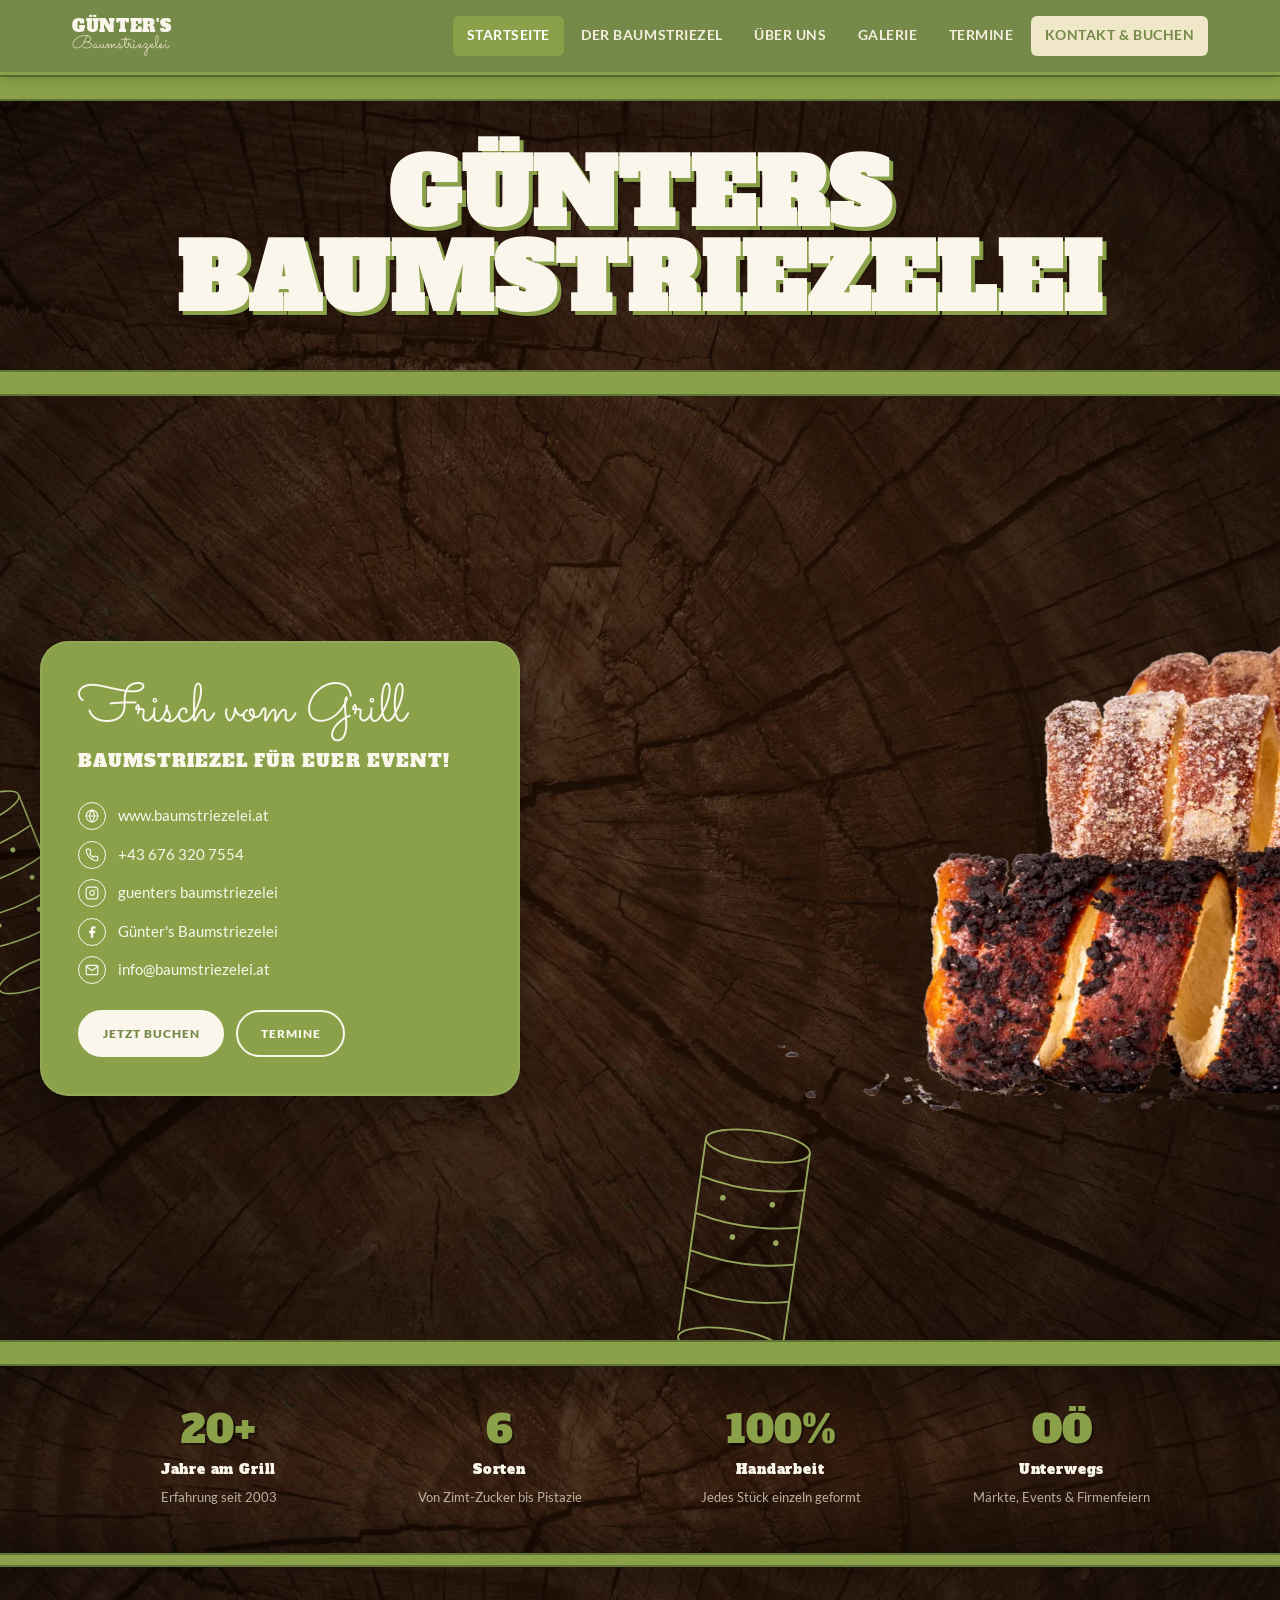
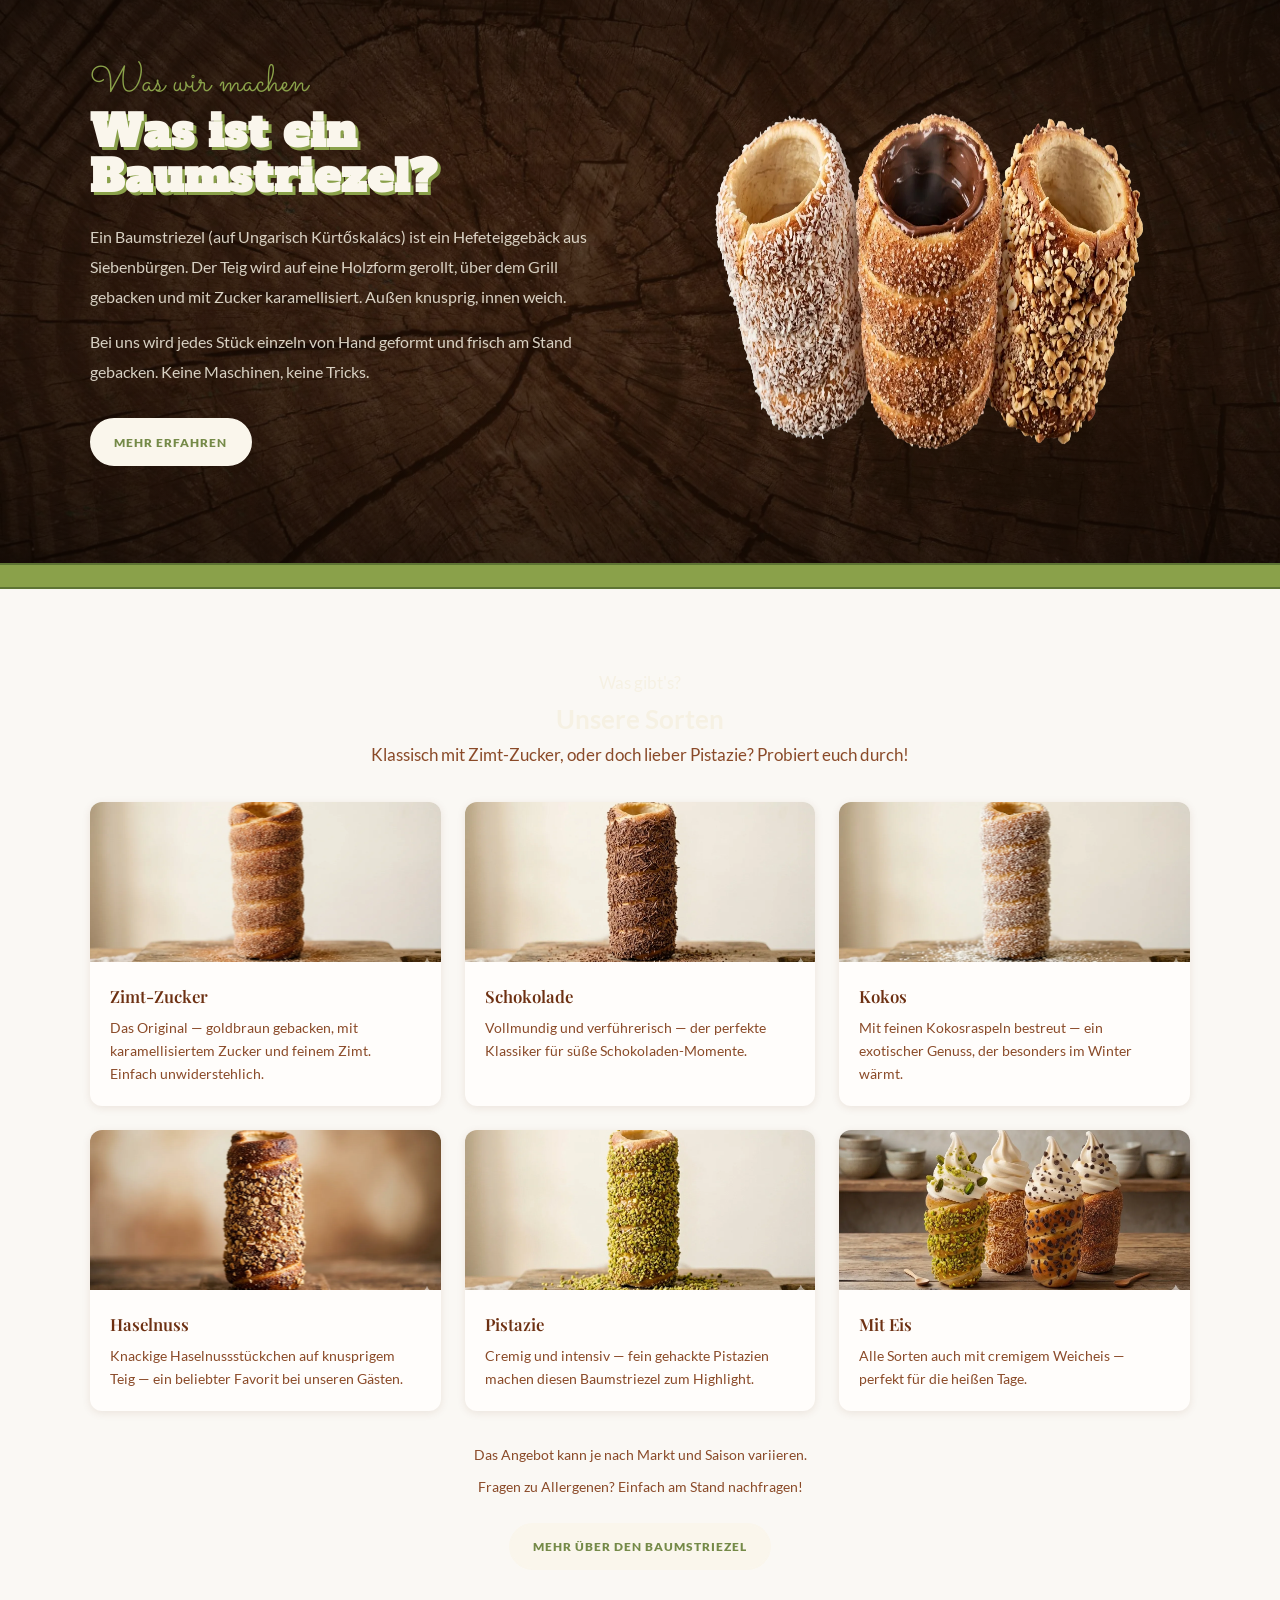
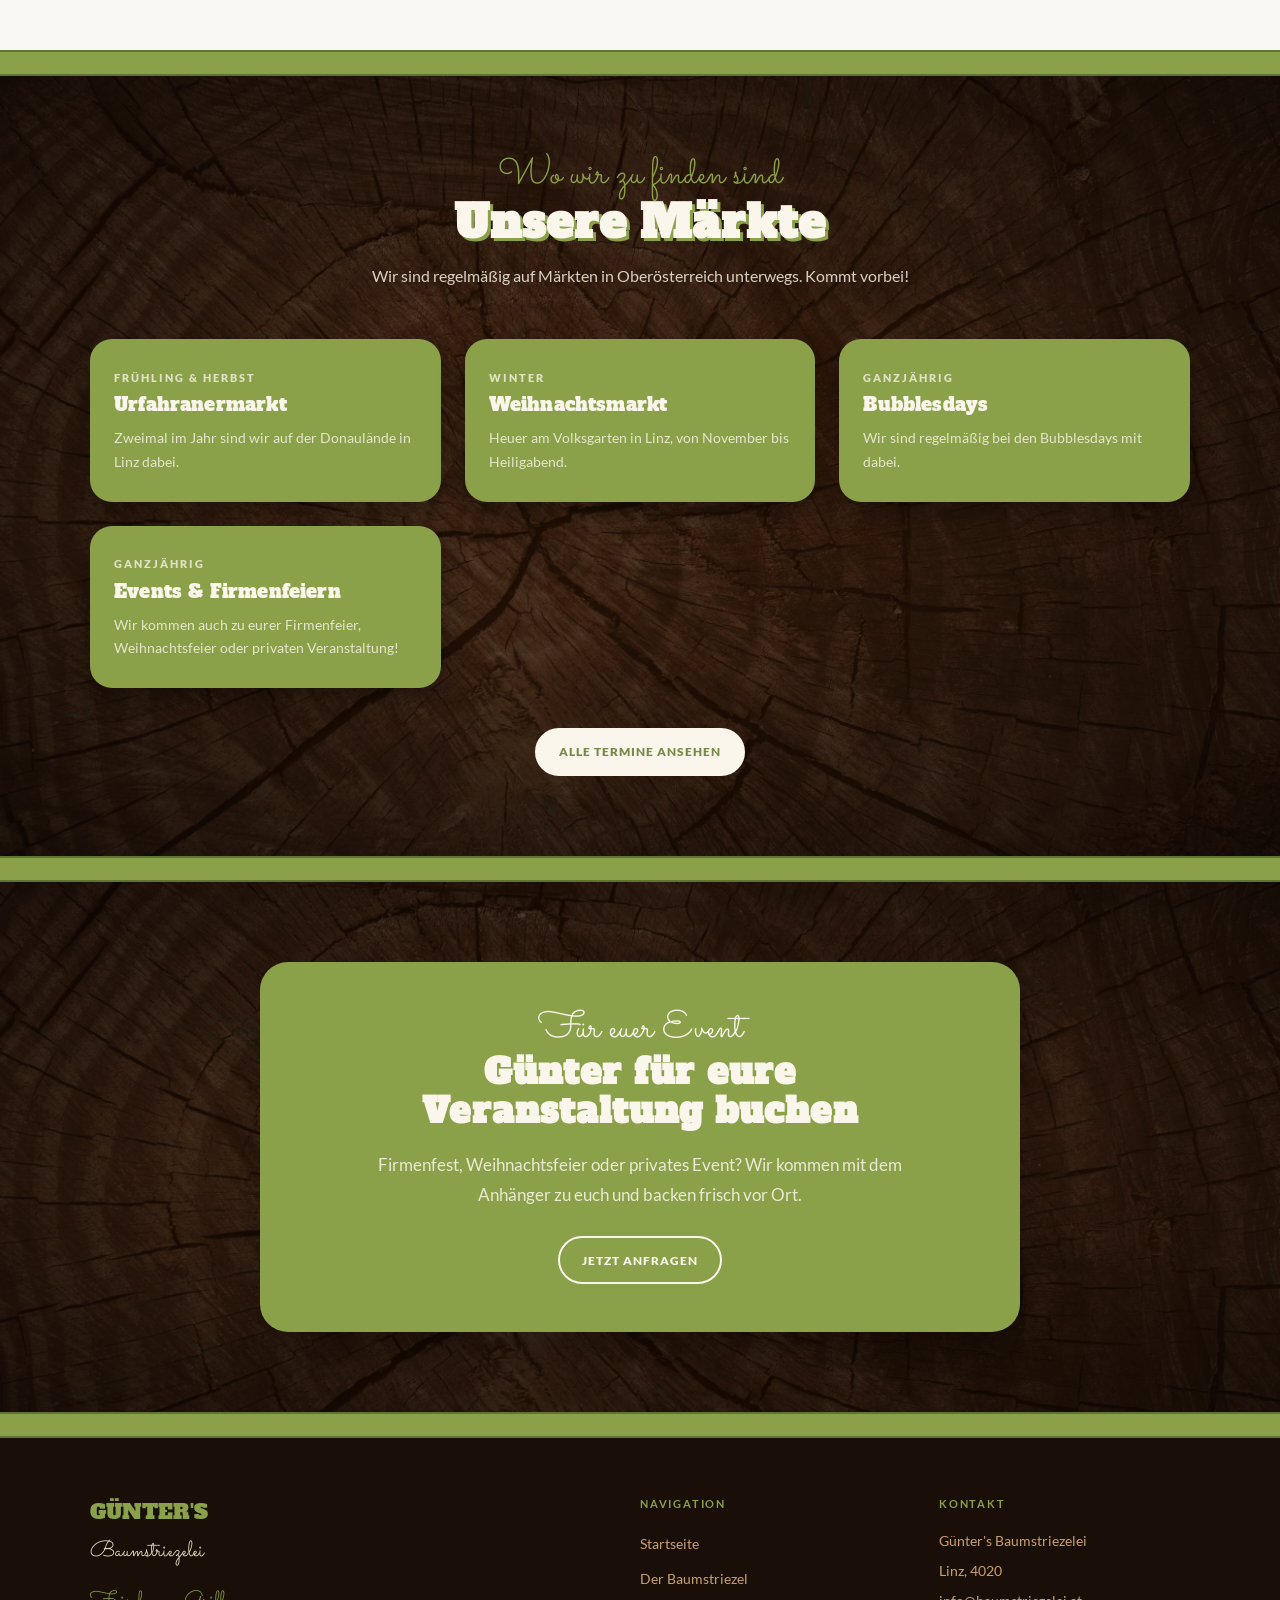
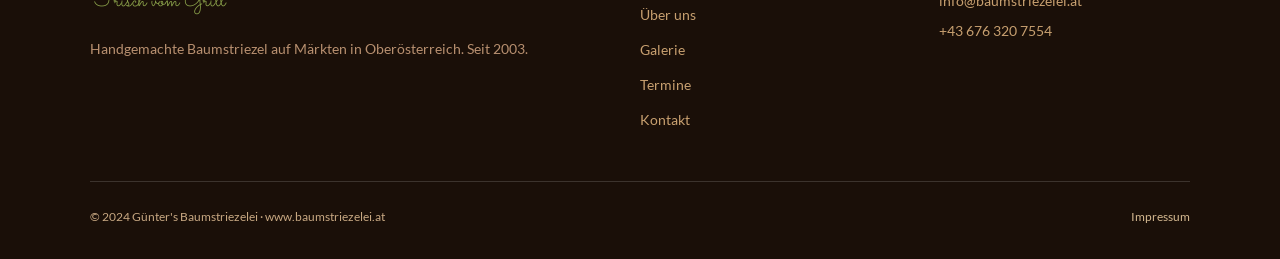
<file: index.html>
<!DOCTYPE html>
<html lang="de">
<head>
<meta charset="UTF-8">
<meta name="viewport" content="width=device-width, initial-scale=1.0">

<!-- SEITENTITEL — wird im Browser-Tab angezeigt -->
<title>Günter's Baumstriezelei – Frische Baumstriezel in Oberösterreich</title>

<!-- Schriftarten werden lokal aus fonts/ geladen (DSGVO-konform, siehe styles.css) -->

<!-- HAUPT-STYLESHEET — alle Farben, Layouts, Abstände -->
<link rel="stylesheet" href="styles.css">
<style>
  @media (max-width: 900px) {
    #sorten-grid-home { grid-template-columns: 1fr 1fr !important; }
  }
  @media (max-width: 600px) {
    #sorten-grid-home { grid-template-columns: 1fr !important; }
  }
</style>
</head>

<!-- "page-home" gibt der Startseite den dunklen Holz-Hintergrund
     (die Unterseiten haben einen hellen Hintergrund) -->
<body class="page-home">

<!-- ============================================
     NAVIGATION — Menüleiste oben (bleibt beim Scrollen fixiert)
     Zum Ändern der Links: einfach href und Text anpassen
     ============================================ -->
<nav class="site-nav">
  <div class="nav-inner">
    <!-- Logo links oben -->
    <a href="index.html" class="nav-logo">
      <span class="nav-logo-main">GÜNTER'S</span>
      <span class="nav-logo-sub">Baumstriezelei</span>
    </a>

    <!-- Hamburger-Menü Button (nur auf Handy sichtbar) -->
    <button class="nav-toggle" aria-label="Menü öffnen" aria-expanded="false">
      <span></span>
      <span></span>
      <span></span>
    </button>

    <!-- Menü-Links — "active" markiert die aktuelle Seite -->
    <ul class="nav-links">
      <li><a href="index.html" class="active">Startseite</a></li>
      <li><a href="baumstriezel.html">Der Baumstriezel</a></li>
      <li><a href="ueber-guenter.html">Über uns</a></li>
      <li><a href="galerie.html">Galerie</a></li>
      <li><a href="termine.html">Termine</a></li>
      <li><a href="kontakt.html" class="nav-book-btn">Kontakt &amp; Buchen</a></li>
    </ul>
  </div>
</nav>

<main>

  <!-- ============================================
       HERO-BANNER — Großer Bereich ganz oben
       "wood-surface" = Holztextur-Hintergrund
       ============================================ -->
  <section class="banner-hero wood-surface">

    <!-- Grüner Streifen (wie am Anhänger) -->
    <div class="green-band"></div>

    <!-- Großer Titel -->
    <div class="banner-title-bar">
      <h1 class="banner-title">GÜNTERS<br><em>BAUMSTRIEZELEI</em></h1>
    </div>

    <!-- Grüner Streifen -->
    <div class="green-band"></div>

    <!-- Hauptbereich: Kontaktkarte links + Foto rechts -->
    <div class="banner-stage">

      <!-- Dekorative Baumstriezel-Zeichnungen (SVG-Grafiken)
           Kannst du ignorieren — rein dekorativ -->
      <svg class="striezel-deco left" viewBox="0 0 120 200" fill="none" stroke="#aac26a" stroke-width="1.5">
        <ellipse cx="60" cy="20" rx="42" ry="12"/>
        <path d="M18 20 L18 175"/><path d="M102 20 L102 175"/>
        <ellipse cx="60" cy="180" rx="42" ry="12"/>
        <path d="M18 50 Q60 60 102 50"/><path d="M18 80 Q60 90 102 80"/>
        <path d="M18 110 Q60 120 102 110"/><path d="M18 140 Q60 150 102 140"/>
        <circle cx="38" cy="65" r="1.5" fill="#aac26a"/><circle cx="78" cy="65" r="1.5" fill="#aac26a"/>
        <circle cx="50" cy="95" r="1.5" fill="#aac26a"/><circle cx="85" cy="95" r="1.5" fill="#aac26a"/>
        <circle cx="40" cy="125" r="1.5" fill="#aac26a"/><circle cx="80" cy="125" r="1.5" fill="#aac26a"/>
      </svg>

      <svg class="striezel-deco right" viewBox="0 0 120 200" fill="none" stroke="#aac26a" stroke-width="1.5">
        <ellipse cx="60" cy="20" rx="42" ry="12"/>
        <path d="M18 20 L18 175"/><path d="M102 20 L102 175"/>
        <ellipse cx="60" cy="180" rx="42" ry="12"/>
        <path d="M18 50 Q60 60 102 50"/><path d="M18 80 Q60 90 102 80"/>
        <path d="M18 110 Q60 120 102 110"/><path d="M18 140 Q60 150 102 140"/>
        <circle cx="38" cy="65" r="1.5" fill="#aac26a"/><circle cx="78" cy="65" r="1.5" fill="#aac26a"/>
        <circle cx="50" cy="95" r="1.5" fill="#aac26a"/><circle cx="85" cy="95" r="1.5" fill="#aac26a"/>
      </svg>

      <div class="banner-grid">

        <!-- KONTAKTKARTE (grüne Box)
             Hier kannst du Telefonnummer, E-Mail, Social Media ändern -->
        <div class="olive-card">
          <div class="script">Frisch vom Grill</div>
          <div class="caps">Baumstriezel für euer Event!</div>

          <!-- Website -->
          <div class="contact-row">
            <span class="icon"><svg viewBox="0 0 24 24" width="14" height="14" fill="none" stroke="currentColor" stroke-width="2" stroke-linecap="round" stroke-linejoin="round"><circle cx="12" cy="12" r="10"/><line x1="2" y1="12" x2="22" y2="12"/><path d="M12 2a15.3 15.3 0 0 1 4 10 15.3 15.3 0 0 1-4 10 15.3 15.3 0 0 1-4-10 15.3 15.3 0 0 1 4-10z"/></svg></span>
            <a href="https://www.baumstriezelei.at">www.baumstriezelei.at</a>
          </div>
          <!-- Telefon -->
          <div class="contact-row">
            <span class="icon"><svg viewBox="0 0 24 24" width="14" height="14" fill="none" stroke="currentColor" stroke-width="2" stroke-linecap="round" stroke-linejoin="round"><path d="M22 16.92v3a2 2 0 0 1-2.18 2 19.79 19.79 0 0 1-8.63-3.07 19.5 19.5 0 0 1-6-6 19.79 19.79 0 0 1-3.07-8.67A2 2 0 0 1 4.11 2h3a2 2 0 0 1 2 1.72 12.84 12.84 0 0 0 .7 2.81 2 2 0 0 1-.45 2.11L8.09 9.91a16 16 0 0 0 6 6l1.27-1.27a2 2 0 0 1 2.11-.45 12.84 12.84 0 0 0 2.81.7A2 2 0 0 1 22 16.92z"/></svg></span>
            <a href="tel:+436763207554">+43 676 320 7554</a>
          </div>
          <!-- Instagram -->
          <div class="contact-row">
            <span class="icon"><svg viewBox="0 0 24 24" width="14" height="14" fill="none" stroke="currentColor" stroke-width="2" stroke-linecap="round" stroke-linejoin="round"><rect x="2" y="2" width="20" height="20" rx="5" ry="5"/><path d="M16 11.37A4 4 0 1 1 12.63 8 4 4 0 0 1 16 11.37z"/><line x1="17.5" y1="6.5" x2="17.51" y2="6.5"/></svg></span>
            <span>guenters baumstriezelei</span>
          </div>
          <!-- Facebook -->
          <div class="contact-row">
            <span class="icon"><svg viewBox="0 0 24 24" width="14" height="14" fill="currentColor"><path d="M18 2h-3a5 5 0 0 0-5 5v3H7v4h3v8h4v-8h3l1-4h-4V7a1 1 0 0 1 1-1h3z"/></svg></span>
            <span>Günter's Baumstriezelei</span>
          </div>
          <!-- E-Mail -->
          <div class="contact-row">
            <span class="icon"><svg viewBox="0 0 24 24" width="14" height="14" fill="none" stroke="currentColor" stroke-width="2" stroke-linecap="round" stroke-linejoin="round"><path d="M4 4h16c1.1 0 2 .9 2 2v12c0 1.1-.9 2-2 2H4c-1.1 0-2-.9-2-2V6c0-1.1.9-2 2-2z"/><polyline points="22,6 12,13 2,6"/></svg></span>
            <a href="mailto:info@baumstriezelei.at">info@baumstriezelei.at</a>
          </div>

          <!-- Buttons unter der Kontaktkarte -->
          <div class="olive-card-cta">
            <a href="kontakt.html" class="pill-btn solid">Jetzt buchen</a>
            <a href="termine.html" class="pill-btn">Termine</a>
          </div>
        </div>

        <!-- HERO-FOTO rechts
             Um das Bild zu tauschen: neues Bild in uploads/ legen
             und hier den Dateinamen ändern -->
        <div class="hero-photo has-image">
          <img src="uploads/Seitenbaumstriezel.webp" alt="Frische Baumstriezel mit Schokolade und Zimt-Zucker" width="1200" height="800" fetchpriority="high">
        </div>
      </div>
    </div>

    <div class="green-band"></div>
  </section>


  <!-- ============================================
       KENNZAHLEN-STREIFEN — Die 4 Kacheln mit Zahlen
       Texte direkt hier ändern
       ============================================ -->
  <section class="usp-strip wood-surface">
    <div class="usp-strip-grid">
      <div class="usp-tile">
        <div class="num">20+</div>
        <div class="lbl">Jahre am Grill</div>
        <div class="sub">Erfahrung seit 2003</div>
      </div>
      <div class="usp-tile">
        <div class="num">6</div>
        <div class="lbl">Sorten</div>
        <div class="sub">Von Zimt-Zucker bis Pistazie</div>
      </div>
      <div class="usp-tile">
        <div class="num">100%</div>
        <div class="lbl">Handarbeit</div>
        <div class="sub">Jedes Stück einzeln geformt</div>
      </div>
      <div class="usp-tile">
        <div class="num">OÖ</div>
        <div class="lbl">Unterwegs</div>
        <div class="sub">Märkte, Events &amp; Firmenfeiern</div>
      </div>
    </div>
  </section>

  <div class="green-band green-band--thin"></div>


  <!-- ============================================
       WAS IST EIN BAUMSTRIEZEL — Info-Bereich
       Links: Text, Rechts: Foto-Platzhalter
       Um ein echtes Foto einzubauen: wie beim Hero-Foto oben
       ============================================ -->
  <section class="about-block wood-surface">
    <div class="about-grid-2">
      <div>
        <div class="heading-script">Was wir machen</div>
        <h2>Was ist ein<br>Baumstriezel?</h2>
        <p>Ein Baumstriezel (auf Ungarisch Kürtőskalács) ist ein Hefeteiggebäck aus Siebenbürgen. Der Teig wird auf eine Holzform gerollt, über dem Grill gebacken und mit Zucker karamellisiert. Außen knusprig, innen weich.</p>
        <p>Bei uns wird jedes Stück einzeln von Hand geformt und frisch am Stand gebacken. Keine Maschinen, keine Tricks.</p>
        <a href="baumstriezel.html" class="pill-btn solid" style="margin-top:1rem;">Mehr erfahren</a>
      </div>
           <div>
             <img src="uploads/933929d5-e965-45f5-ab84-27c61e8e0952.webp" alt="Baumstriezel Sortiment" width="800" height="436" loading="lazy">
           </div> 
    </div>
  </section>

  <div class="green-band"></div>


  <!-- ============================================
       UNSERE SORTEN — Wird aus sorten.json geladen
       Um Sorten zu ändern: einfach sorten.json bearbeiten.
       ============================================ -->
  <section class="section section--cream">
    <div class="container" style="text-align:center;">
      <div class="heading-script">Was gibt's?</div>
      <h2>Unsere Sorten</h2>
      <p style="max-width:600px; margin:0 auto 2rem; color:var(--ink-soft); line-height:1.7;">Klassisch mit Zimt-Zucker, oder doch lieber Pistazie? Probiert euch durch!</p>

      <div id="sorten-grid-home" style="display:grid; grid-template-columns:repeat(3,1fr); gap:1.5rem; text-align:left;"></div>

      <div style="margin-top:2rem;">
        <p style="font-size:0.88rem; color:var(--ink-soft); line-height:1.7; margin-bottom:0.5rem;">Das Angebot kann je nach Markt und Saison variieren.</p>
        <p style="font-size:0.88rem; color:var(--ink-soft); line-height:1.7;">Fragen zu Allergenen? Einfach am Stand nachfragen!</p>
      </div>

      <a href="baumstriezel.html" class="pill-btn solid" style="margin-top:1.5rem;">Mehr über den Baumstriezel</a>
    </div>
  </section>

  <div class="green-band"></div>


  <!-- ============================================
       MÄRKTE — Die grünen Karten mit den Markt-Infos
       Zum Hinzufügen: einfach einen neuen <div class="market-tile">
       Block kopieren und Text ändern
       ============================================ -->
  <section class="markets-block wood-surface">
    <div class="markets-block-head">
      <div class="heading-script">Wo wir zu finden sind</div>
      <h2>Unsere Märkte</h2>
      <p>Wir sind regelmäßig auf Märkten in Oberösterreich unterwegs. Kommt vorbei!</p>
    </div>

    <div class="markets-2">
      <!-- Jede Karte hat: season (Jahreszeit), name (Marktname), desc (Beschreibung) -->
      <div class="market-tile">
        <div class="season">Frühling &amp; Herbst</div>
        <div class="name">Urfahranermarkt</div>
        <div class="desc">Zweimal im Jahr sind wir auf der Donaulände in Linz dabei.</div>
      </div>
      <div class="market-tile">
        <div class="season">Winter</div>
        <div class="name">Weihnachtsmarkt</div>
        <div class="desc">Heuer am Volksgarten in Linz, von November bis Heiligabend.</div>
      </div>
      <div class="market-tile">
        <div class="season">Ganzjährig</div>
        <div class="name">Bubblesdays</div>
        <div class="desc">Wir sind regelmäßig bei den Bubblesdays mit dabei.</div>
      </div>
      <div class="market-tile">
        <div class="season">Ganzjährig</div>
        <div class="name">Events &amp; Firmenfeiern</div>
        <div class="desc">Wir kommen auch zu eurer Firmenfeier, Weihnachtsfeier oder privaten Veranstaltung!</div>
      </div>
    </div>

    <div class="markets-cta">
      <a href="termine.html" class="pill-btn solid">Alle Termine ansehen</a>
    </div>
  </section>

  <div class="green-band"></div>


  <!-- ============================================
       BUCHUNGS-BEREICH — Aufruf zum Buchen
       ============================================ -->
  <section class="booking-block wood-surface">
    <div class="booking-card">
      <div class="heading-script">Für euer Event</div>
      <h2>Günter für eure<br>Veranstaltung buchen</h2>
      <p>Firmenfest, Weihnachtsfeier oder privates Event? Wir kommen mit dem Anhänger zu euch und backen frisch vor Ort.</p>
      <a href="kontakt.html" class="pill-btn" style="border-color:var(--paper);">Jetzt anfragen</a>
    </div>
  </section>

  <div class="green-band"></div>

</main>

<!-- ============================================
     FOOTER — Fußzeile auf jeder Seite gleich
     Kontaktdaten und Navigation
     ============================================ -->
<footer class="site-footer">
  <div class="footer-inner">
    <div class="footer-grid">
      <!-- Spalte 1: Logo + Beschreibung -->
      <div>
        <span class="footer-logo-main">GÜNTER'S</span>
        <span class="footer-logo-sub">Baumstriezelei</span>
        <p class="footer-tagline">Frisch vom Grill</p>
        <p class="footer-desc">Handgemachte Baumstriezel auf Märkten in Oberösterreich. Seit 2003.</p>
      </div>
      <!-- Spalte 2: Navigation -->
      <div>
        <p class="footer-heading">Navigation</p>
        <ul class="footer-links">
          <li><a href="index.html">Startseite</a></li>
          <li><a href="baumstriezel.html">Der Baumstriezel</a></li>
          <li><a href="ueber-guenter.html">Über uns</a></li>
          <li><a href="galerie.html">Galerie</a></li>
          <li><a href="termine.html">Termine</a></li>
          <li><a href="kontakt.html">Kontakt</a></li>
        </ul>
      </div>
      <!-- Spalte 3: Kontakt -->
      <div>
        <p class="footer-heading">Kontakt</p>
        <p class="footer-contact-item">Günter's Baumstriezelei</p>
        <p class="footer-contact-item">Linz, 4020</p>
        <p class="footer-contact-item"><a href="mailto:info@baumstriezelei.at">info@baumstriezelei.at</a></p>
        <p class="footer-contact-item"><a href="tel:+436763207554">+43 676 320 7554</a></p>
      </div>
    </div>
    <div class="footer-bottom">
      <span>&copy; 2024 Günter's Baumstriezelei · www.baumstriezelei.at</span>
      <a href="impressum.html">Impressum</a>
    </div>
  </div>
</footer>

<!-- ============================================
     JAVASCRIPT — Hamburger-Menü für Handy-Ansicht
     Muss nicht geändert werden
     ============================================ -->
<script>
  fetch('sorten.json')
    .then(function(r) { return r.json(); })
    .then(function(sorten) {
      var grid = document.getElementById('sorten-grid-home');
      if (!grid) return;
      sorten.forEach(function(s) {
        grid.innerHTML += '<div style="background:var(--white); border-radius:var(--radius-lg); overflow:hidden; box-shadow:var(--shadow-sm);">' +
          '<img src="' + s.bild + '" alt="' + s.name + '" loading="lazy" style="width:100%; height:160px; object-fit:cover;">' +
          '<div style="padding:1.25rem;">' +
          '<p style="font-family:var(--font-display); font-size:1.05rem; font-weight:600; color:var(--ink); margin-bottom:0.4rem;">' + s.name + '</p>' +
          '<p style="font-size:0.87rem; color:var(--ink-soft); line-height:1.65;">' + s.beschreibung + '</p>' +
          '</div></div>';
      });
    });

  const toggle = document.querySelector('.nav-toggle');
  const links = document.querySelector('.nav-links');
  if (toggle && links) {
    toggle.addEventListener('click', () => {
      const open = links.classList.toggle('open');
      toggle.setAttribute('aria-expanded', open);
    });
  }
</script>

<!-- GoatCounter — Besucherstatistiken ohne Cookies (DSGVO-konform)
     Nach Registrierung auf goatcounter.com den Wert "DEIN-SEITENCODE"
     durch deinen Code ersetzen (z.B. "baumstriezelei") -->
<script data-goatcounter="https://guentersbaumstriezelei.goatcounter.com/count"
        async src="//gc.zgo.at/count.js"></script>

</body>
</html>
</file>
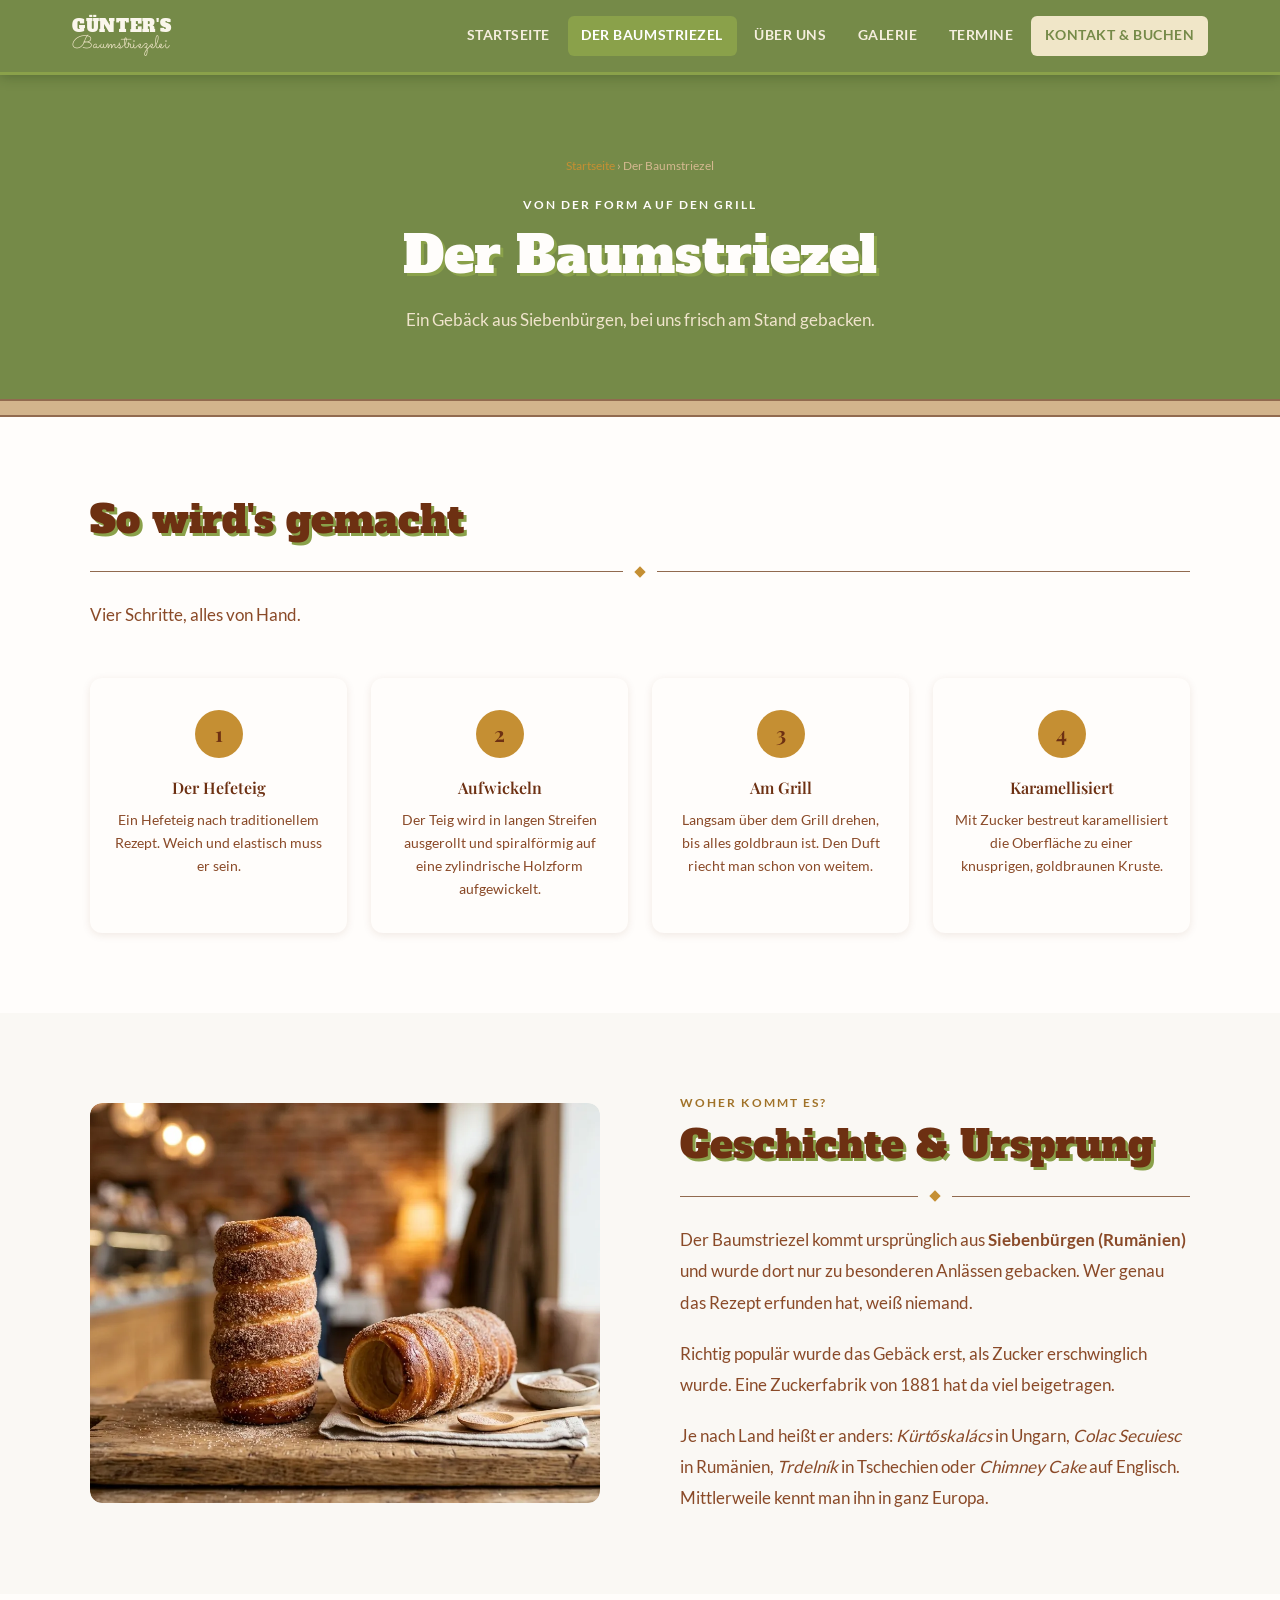
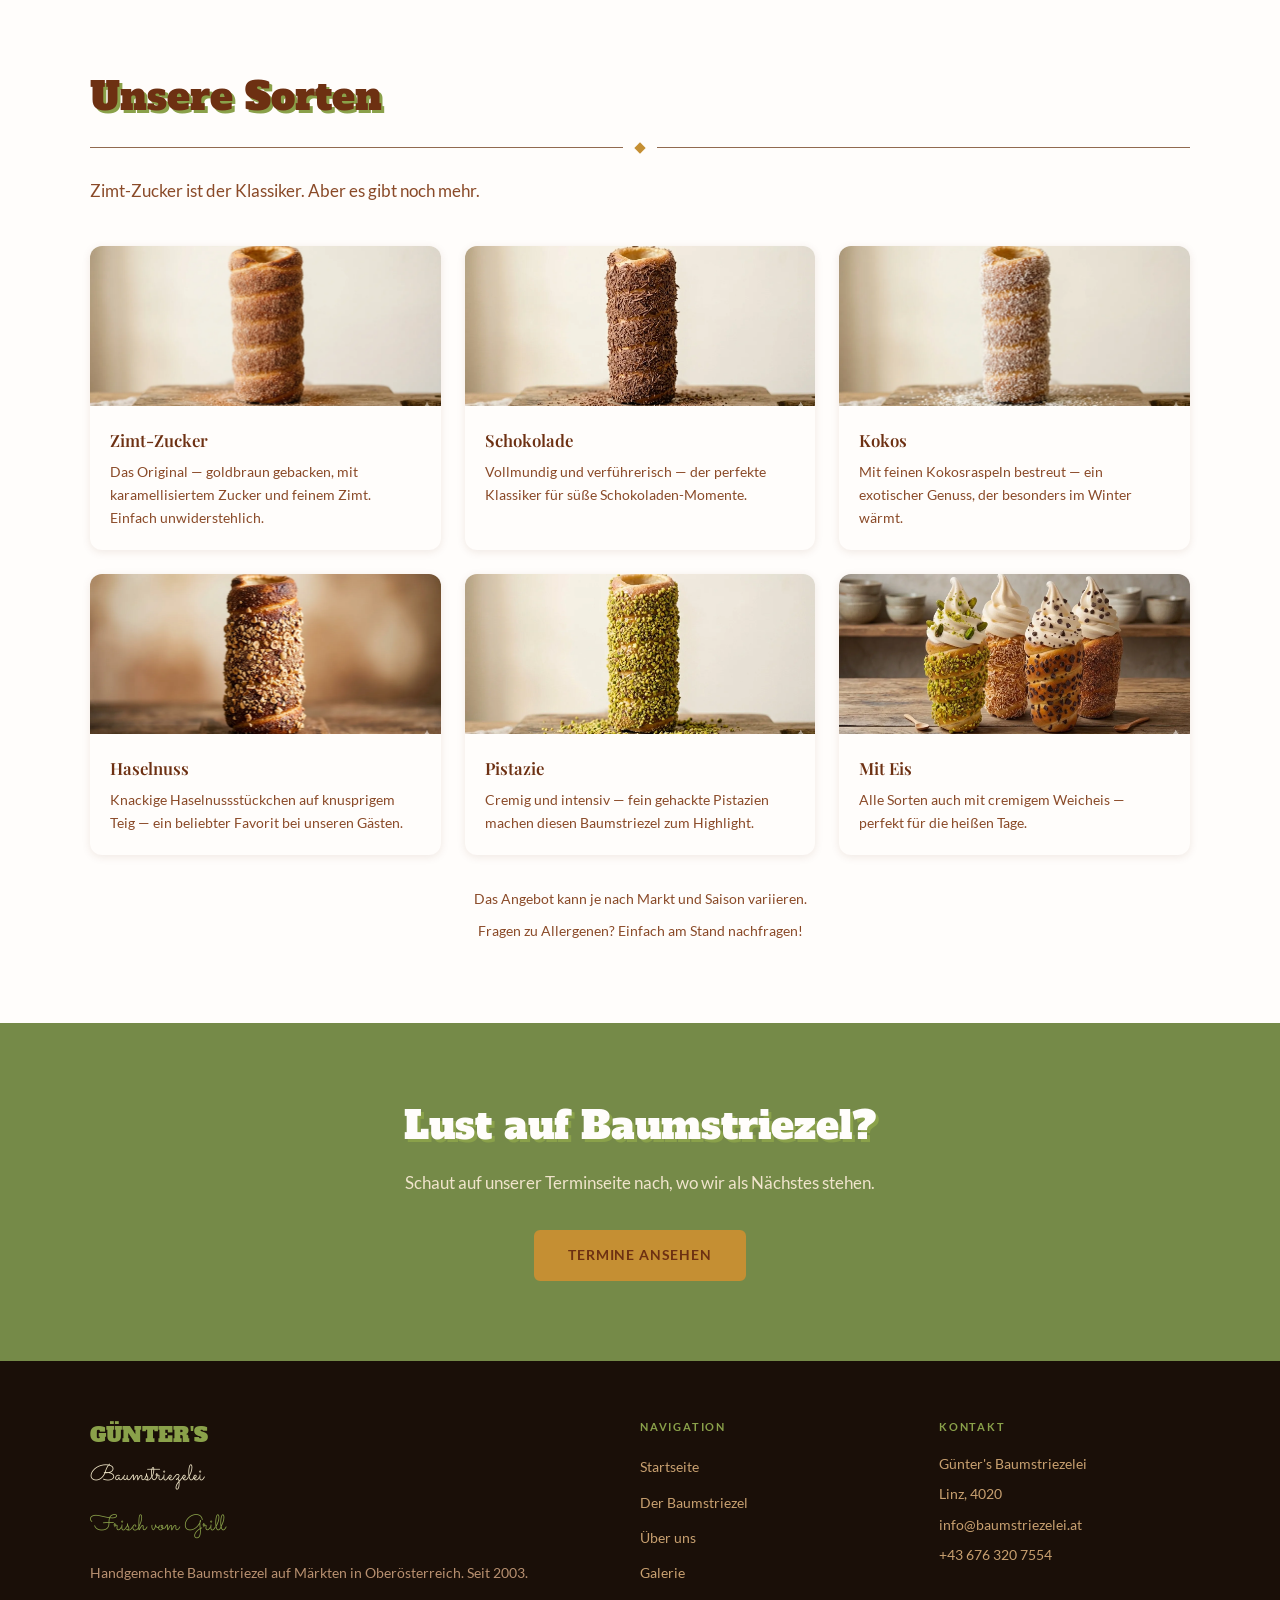
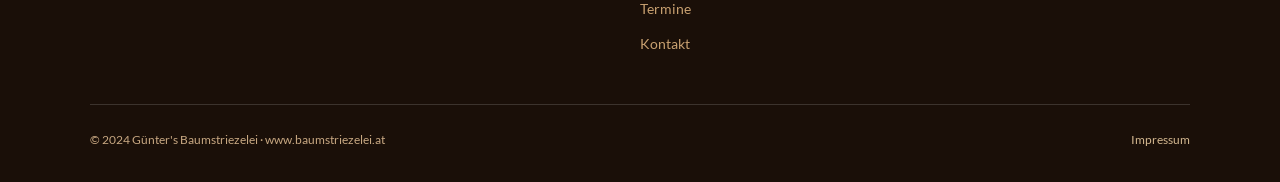
<file: baumstriezel.html>
<!DOCTYPE html>
<html lang="de">
<head>
  <meta charset="UTF-8">
  <meta name="viewport" content="width=device-width, initial-scale=1.0">
  <title>Der Baumstriezel – Günter's Baumstriezelei</title>

  <!-- Schriftarten werden lokal aus fonts/ geladen (DSGVO-konform, siehe styles.css) -->
  <!-- Gemeinsames Stylesheet für alle Seiten -->
  <link rel="stylesheet" href="styles.css">

  <!-- Seitenspezifische Styles nur für diese Seite -->
  <style>
    /* Hero-Bereich oben (grüner Hintergrund mit Titel) */
    .page-hero {
      background: var(--green-deep);
      padding: 5rem 2rem 4rem;
      text-align: center;
    }
    .page-hero + .wood-bar { margin: 0; }
    /* Breadcrumb-Navigation ("Startseite › Der Baumstriezel") */
    .page-hero-breadcrumb {
      font-size: 0.78rem;
      color: #d4b890;
      margin-bottom: 1.2rem;
    }
    .page-hero-breadcrumb a { color: var(--amber); }

    /* Herstellungsschritte — 4-spaltige Karten */
    .steps-grid {
      display: grid;
      grid-template-columns: repeat(4, 1fr);
      gap: 1.5rem;
      margin-top: 3rem;
    }
    .step-card {
      text-align: center;
      padding: 2rem 1.25rem;
      background: var(--white);
      border-radius: var(--radius-lg);
      box-shadow: var(--shadow-sm);
    }
    /* Runde Nummer-Badge (1, 2, 3, 4) */
    .step-number {
      width: 48px; height: 48px;
      border-radius: 50%;
      background: var(--amber);
      color: var(--ink);
      font-family: var(--font-display);
      font-size: 1.3rem;
      font-weight: 700;
      display: flex;
      align-items: center;
      justify-content: center;
      margin: 0 auto 1rem;
    }
    .step-title {
      font-family: var(--font-display);
      font-size: 1rem;
      font-weight: 600;
      color: var(--ink);
      margin-bottom: 0.5rem;
    }
    .step-desc {
      font-size: 0.87rem;
      color: var(--ink-soft);
      line-height: 1.65;
    }

    /* Geschichte-Bereich — Bild links, Text rechts */
    .history-grid {
      display: grid;
      grid-template-columns: 1fr 1fr;
      gap: 5rem;
      align-items: center;
    }

    /* Varianten-Raster — 3 Karten nebeneinander */
    .varieties-grid {
      display: grid;
      grid-template-columns: repeat(3, 1fr);
      gap: 1.5rem;
      margin-top: 2.5rem;
    }
    .variety-card {
      background: var(--white);
      border-radius: var(--radius-lg);
      overflow: hidden;
      box-shadow: var(--shadow-sm);
    }
    /* Bild-Platzhalter oben in der Karte */
    .variety-img {
      width: 100%;
      height: 160px;
    }
    .variety-body { padding: 1.25rem; }
    .variety-name {
      font-family: var(--font-display);
      font-size: 1.05rem;
      font-weight: 600;
      color: var(--ink);
      margin-bottom: 0.4rem;
    }
    .variety-desc {
      font-size: 0.87rem;
      color: var(--ink-soft);
      line-height: 1.65;
    }

    /* Responsive: Tablets */
    @media (max-width: 900px) {
      .steps-grid { grid-template-columns: 1fr 1fr; }
      .history-grid { grid-template-columns: 1fr; gap: 2.5rem; }
      .varieties-grid { grid-template-columns: 1fr 1fr; }
    }
    /* Responsive: Smartphones */
    @media (max-width: 600px) {
      .steps-grid { grid-template-columns: 1fr; }
      .varieties-grid { grid-template-columns: 1fr; }
    }
  </style>
</head>
<body>

<!-- ============================================================
     NAVIGATION — gleich auf allen Seiten
     "active" markiert die aktuelle Seite (hier: "Der Baumstriezel")
     ============================================================ -->
<nav class="site-nav">
  <div class="nav-inner">
    <a href="index.html" class="nav-logo">
      <span class="nav-logo-main">GÜNTER'S</span>
      <span class="nav-logo-sub">Baumstriezelei</span>
    </a>
    <!-- Hamburger-Button (nur auf Mobile sichtbar) -->
    <button class="nav-toggle" aria-label="Menü öffnen" aria-expanded="false">
      <span></span><span></span><span></span>
    </button>
    <ul class="nav-links">
      <li><a href="index.html">Startseite</a></li>
      <li><a href="baumstriezel.html" class="active">Der Baumstriezel</a></li>
      <li><a href="ueber-guenter.html">Über uns</a></li>
      
      <li><a href="galerie.html">Galerie</a></li>
      <li><a href="termine.html">Termine</a></li>
      <li><a href="kontakt.html" class="nav-book-btn">Kontakt &amp; Buchen</a></li>
    </ul>
  </div>
</nav>

<main class="page-content">

  <!-- ============================================================
       HERO-BEREICH — grüner Kopfbereich mit Seitentitel
       ============================================================ -->
  <div class="page-hero">
    <p class="page-hero-breadcrumb"><a href="index.html">Startseite</a> › Der Baumstriezel</p>
    <p class="section-label">Von der Form auf den Grill</p>
    <h1 class="section-title section-title--light" style="font-size: clamp(2rem, 4vw, 3.2rem);">Der Baumstriezel</h1>
    <p class="section-lead section-lead--light" style="margin: 0 auto; text-align:center;">Ein Gebäck aus Siebenbürgen, bei uns frisch am Stand gebacken.</p>
  </div>
  <!-- Holzbalken-Trennleiste -->
  <div class="wood-bar"></div>

  <!-- ============================================================
       SEKTION 1: HERSTELLUNG — 4 Schritte in Karten
       Um einen Schritt zu ändern: Text in .step-title und .step-desc anpassen
       ============================================================ -->
  <section class="section section--white">
    <div class="container">
      <h2 class="section-title">So wird's gemacht</h2>
      <div class="divider"><div class="divider-line"></div><div class="divider-diamond"></div><div class="divider-line"></div></div>
      <p class="section-lead">Vier Schritte, alles von Hand.</p>

      <div class="steps-grid">
        <!-- Schritt 1 -->
        <div class="step-card">
          <div class="step-number">1</div>
          <p class="step-title">Der Hefeteig</p>
          <p class="step-desc">Ein Hefeteig nach traditionellem Rezept. Weich und elastisch muss er sein.</p>
        </div>
        <!-- Schritt 2 -->
        <div class="step-card">
          <div class="step-number">2</div>
          <p class="step-title">Aufwickeln</p>
          <p class="step-desc">Der Teig wird in langen Streifen ausgerollt und spiralförmig auf eine zylindrische Holzform aufgewickelt.</p>
        </div>
        <!-- Schritt 3 -->
        <div class="step-card">
          <div class="step-number">3</div>
          <p class="step-title">Am Grill</p>
          <p class="step-desc">Langsam über dem Grill drehen, bis alles goldbraun ist. Den Duft riecht man schon von weitem.</p>
        </div>
        <!-- Schritt 4 -->
        <div class="step-card">
          <div class="step-number">4</div>
          <p class="step-title">Karamellisiert</p>
          <p class="step-desc">Mit Zucker bestreut karamellisiert die Oberfläche zu einer knusprigen, goldbraunen Kruste.</p>
        </div>
      </div>
    </div>
  </section>

  <!-- ============================================================
       SEKTION 2: GESCHICHTE & URSPRUNG — Bild links, Text rechts
       Hier steht die Geschichte des Baumstriezels (Siebenbürgen, Kürtőskalács)
       ============================================================ -->
  <section class="section section--cream">
    <div class="container">
      <div class="history-grid">
        <!-- Bild links — historisches Bild oder Herstellungsprozess -->
        <div style="border-radius: var(--radius-lg); overflow: hidden;">
          <img src="uploads/baumstriezel.webp" alt="Baumstriezel Geschichte" width="700" height="382" loading="lazy" style="width: 100%; height: 400px; object-fit: cover; border-radius: var(--radius-lg);">
        </div>
        <div>
          <p class="section-label">Woher kommt es?</p>
          <h2 class="section-title">Geschichte &amp; Ursprung</h2>
          <div class="divider"><div class="divider-line"></div><div class="divider-diamond"></div><div class="divider-line"></div></div>
          <p style="color: var(--ink-soft); line-height: 1.85; margin-bottom: 1.2rem;">Der Baumstriezel kommt ursprünglich aus <strong>Siebenbürgen (Rumänien)</strong> und wurde dort nur zu besonderen Anlässen gebacken. Wer genau das Rezept erfunden hat, weiß niemand.</p>
          <p style="color: var(--ink-soft); line-height: 1.85; margin-bottom: 1.2rem;">Richtig populär wurde das Gebäck erst, als Zucker erschwinglich wurde. Eine Zuckerfabrik von 1881 hat da viel beigetragen.</p>
          <p style="color: var(--ink-soft); line-height: 1.85;">Je nach Land heißt er anders: <em>Kürtőskalács</em> in Ungarn, <em>Colac Secuiesc</em> in Rumänien, <em>Trdelník</em> in Tschechien oder <em>Chimney Cake</em> auf Englisch. Mittlerweile kennt man ihn in ganz Europa.</p>
        </div>
      </div>
    </div>
  </section>

  <!-- ============================================================
       SEKTION 3: UNSERE SORTEN
       Sorten werden automatisch aus sorten.json geladen.
       Um Sorten zu ändern: einfach sorten.json bearbeiten.
       ============================================================ -->
  <section class="section section--white">
    <div class="container">
      <h2 class="section-title">Unsere Sorten</h2>
      <div class="divider"><div class="divider-line"></div><div class="divider-diamond"></div><div class="divider-line"></div></div>
      <p class="section-lead">Zimt-Zucker ist der Klassiker. Aber es gibt noch mehr.</p>

      <div class="varieties-grid" id="sorten-grid"></div>

      <div style="margin-top:2rem; text-align:center;">
        <p style="font-size:0.88rem; color:var(--ink-soft); line-height:1.7; margin-bottom:0.5rem;">Das Angebot kann je nach Markt und Saison variieren.</p>
        <p style="font-size:0.88rem; color:var(--ink-soft); line-height:1.7;">Fragen zu Allergenen? Einfach am Stand nachfragen!</p>
      </div>
    </div>
  </section>

  <!-- ============================================================
       SEKTION 4: AUFRUF — Link zur Terminseite
       ============================================================ -->
  <section class="section section--green" style="text-align:center;">
    <div class="container">
      <h2 class="section-title section-title--light">Lust auf Baumstriezel?</h2>
      <p class="section-lead section-lead--light" style="margin: 0 auto 2rem;">Schaut auf unserer Terminseite nach, wo wir als Nächstes stehen.</p>
      <a href="termine.html" class="btn btn-primary">Termine ansehen</a>
    </div>
  </section>

</main>

<!-- ============================================================
     FOOTER — gleich auf allen Seiten
     Kontaktdaten hier ändern, wenn sich etwas ändert
     ============================================================ -->
<footer class="site-footer">
  <div class="footer-inner">
    <div class="footer-grid">
      <!-- Spalte 1: Logo & Beschreibung -->
      <div>
        <span class="footer-logo-main">GÜNTER'S</span>
        <span class="footer-logo-sub">Baumstriezelei</span>
        <p class="footer-tagline">Frisch vom Grill</p>
        <p class="footer-desc">Handgemachte Baumstriezel auf Märkten in Oberösterreich. Seit 2003.</p>
      </div>
      <!-- Spalte 2: Navigationslinks -->
      <div>
        <p class="footer-heading">Navigation</p>
        <ul class="footer-links">
          <li><a href="index.html">Startseite</a></li>
          <li><a href="baumstriezel.html">Der Baumstriezel</a></li>
          <li><a href="ueber-guenter.html">Über uns</a></li>
          
          <li><a href="galerie.html">Galerie</a></li>
          <li><a href="termine.html">Termine</a></li>
          <li><a href="kontakt.html">Kontakt</a></li>
        </ul>
      </div>
      <!-- Spalte 3: Kontaktdaten -->
      <div>
        <p class="footer-heading">Kontakt</p>
        <p class="footer-contact-item">Günter's Baumstriezelei</p>
        <p class="footer-contact-item">Linz, 4020</p>
        <p class="footer-contact-item"><a href="mailto:info@baumstriezelei.at">info@baumstriezelei.at</a></p>
        <p class="footer-contact-item"><a href="tel:+436763207554">+43 676 320 7554</a></p>
      </div>
    </div>
    <!-- Copyright-Zeile -->
    <div class="footer-bottom">
      <span>&copy; 2024 Günter's Baumstriezelei · www.baumstriezelei.at</span>
      <a href="impressum.html">Impressum</a>
    </div>
  </div>
</footer>

<!-- ============================================================
     JAVASCRIPT — Hamburger-Menü für Mobile
     Öffnet/schließt die Navigation auf kleinen Bildschirmen
     ============================================================ -->
<script>
  fetch('sorten.json')
    .then(function(r) { return r.json(); })
    .then(function(sorten) {
      var grid = document.getElementById('sorten-grid');
      if (!grid) return;
      sorten.forEach(function(s) {
        grid.innerHTML += '<div class="variety-card">' +
          '<img src="' + s.bild + '" alt="' + s.name + '" class="variety-img" loading="lazy" style="width:100%; height:160px; object-fit:cover;">' +
          '<div class="variety-body">' +
          '<p class="variety-name">' + s.name + '</p>' +
          '<p class="variety-desc">' + s.beschreibung + '</p>' +
          '</div></div>';
      });
    });

  const toggle = document.querySelector('.nav-toggle');
  const links = document.querySelector('.nav-links');
  if (toggle && links) {
    toggle.addEventListener('click', () => {
      const open = links.classList.toggle('open');
      toggle.setAttribute('aria-expanded', open);
    });
  }
</script>

<!-- GoatCounter — Besucherstatistiken ohne Cookies (DSGVO-konform) -->
<script data-goatcounter="https://guentersbaumstriezelei.goatcounter.com/count"
        async src="//gc.zgo.at/count.js"></script>

</body>
</html>
</file>
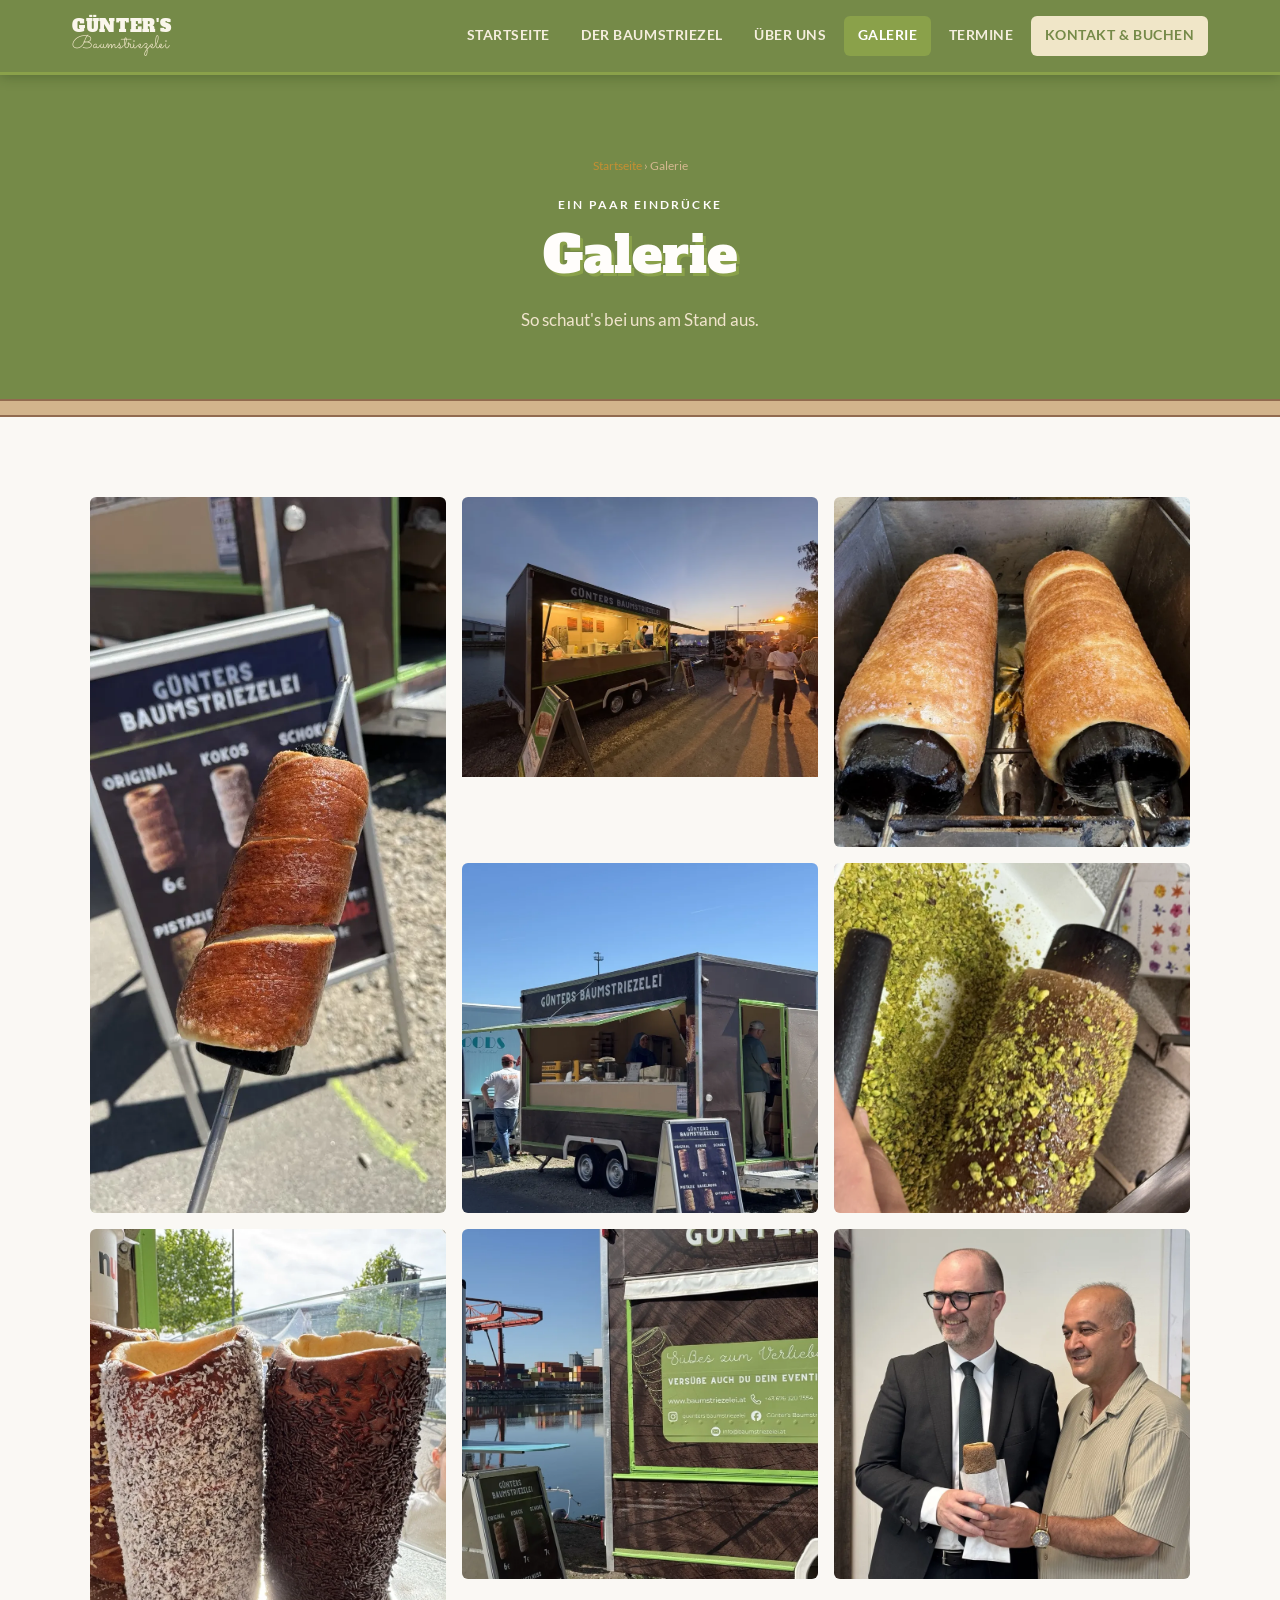
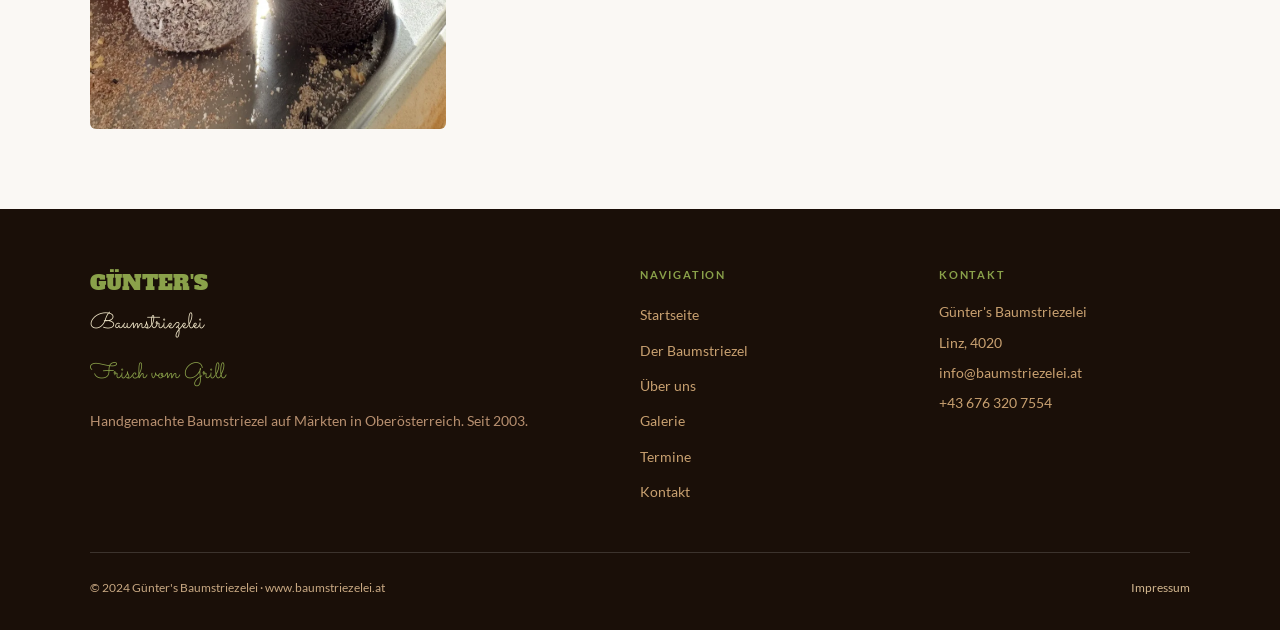
<file: galerie.html>
<!DOCTYPE html>
<html lang="de">
<head>
  <meta charset="UTF-8">
  <meta name="viewport" content="width=device-width, initial-scale=1.0">
  <title>Galerie – Günter's Baumstriezelei</title>

  <!-- Schriftarten werden lokal aus fonts/ geladen (DSGVO-konform, siehe styles.css) -->
  <!-- Gemeinsames Stylesheet für alle Seiten -->
  <link rel="stylesheet" href="styles.css">

  <!-- Seitenspezifische Styles nur für diese Seite -->
  <style>
    /* Hero-Bereich oben */
    .page-hero {
      background: var(--green-deep);
      padding: 5rem 2rem 4rem;
      text-align: center;
    }
    .page-hero-breadcrumb { font-size: 0.78rem; color: #d4b890; margin-bottom: 1.2rem; }
    .page-hero-breadcrumb a { color: var(--amber); }

    /* Filter-Leiste (Alle, Herstellung, Marktstand, etc.) */
    .filter-bar {
      display: flex;
      gap: 0.5rem;
      flex-wrap: wrap;
      margin-bottom: 2.5rem;
    }
    .filter-btn {
      padding: 0.5rem 1.25rem;
      font-size: 0.82rem;
      font-weight: 700;
      font-family: var(--font-body);
      letter-spacing: 0.05em;
      text-transform: uppercase;
      border: 2px solid var(--brown-pale);
      background: transparent;
      color: var(--ink-soft);
      border-radius: 99px;
      cursor: pointer;
      transition: all 0.15s;
    }
    .filter-btn:hover, .filter-btn.active {
      background: var(--green-deep);
      border-color: var(--green-deep);
      color: var(--white);
    }

    /* Galerie-Raster (3 Spalten, Masonry-ähnlich) */
    .gallery-grid {
      display: grid;
      grid-template-columns: repeat(3, 1fr);
      gap: 1rem;
    }
    /* Einzelnes Galerie-Element */
    .gallery-item {
      border-radius: var(--radius);
      overflow: hidden;
      cursor: pointer;
      position: relative;
    }
    .gallery-item .img-placeholder {
      border-radius: 0;
      transition: transform 0.3s;
    }
    /* Hover-Effekt: leichtes Vergrößern */
    .gallery-item:hover .img-placeholder { transform: scale(1.03); }
    /* Dunkles Overlay beim Hover */
    .gallery-item-overlay {
      position: absolute;
      inset: 0;
      background: rgba(50,40,20,0);
      display: flex;
      align-items: flex-end;
      padding: 1rem;
      transition: background 0.2s;
    }
    .gallery-item:hover .gallery-item-overlay {
      background: rgba(50,40,20,0.55);
    }
    /* Beschriftung, die beim Hover einblendet */
    .gallery-item-caption {
      font-size: 0.8rem;
      font-weight: 700;
      color: var(--white);
      letter-spacing: 0.06em;
      text-transform: uppercase;
      opacity: 0;
      transform: translateY(6px);
      transition: all 0.2s;
    }
    .gallery-item:hover .gallery-item-caption {
      opacity: 1;
      transform: translateY(0);
    }

    /* Große Bilder, die 2 Zeilen einnehmen */
    .tall { grid-row: span 2; }

    /* Responsive Anpassungen */
    @media (max-width: 768px) {
      .gallery-grid { grid-template-columns: 1fr 1fr; }
      .tall { grid-row: span 1; }
    }
    @media (max-width: 500px) {
      .gallery-grid { grid-template-columns: 1fr; }
    }
  </style>
</head>
<body>

<!-- ============================================================
     NAVIGATION — gleich auf allen Seiten
     ============================================================ -->
<nav class="site-nav">
  <div class="nav-inner">
    <a href="index.html" class="nav-logo">
      <span class="nav-logo-main">GÜNTER'S</span>
      <span class="nav-logo-sub">Baumstriezelei</span>
    </a>
    <button class="nav-toggle" aria-label="Menü öffnen" aria-expanded="false">
      <span></span><span></span><span></span>
    </button>
    <ul class="nav-links">
      <li><a href="index.html">Startseite</a></li>
      <li><a href="baumstriezel.html">Der Baumstriezel</a></li>
      <li><a href="ueber-guenter.html">Über uns</a></li>
      
      <li><a href="galerie.html" class="active">Galerie</a></li>
      <li><a href="termine.html">Termine</a></li>
      <li><a href="kontakt.html" class="nav-book-btn">Kontakt &amp; Buchen</a></li>
    </ul>
  </div>
</nav>

<main class="page-content">

  <!-- ============================================================
       HERO-BEREICH — grüner Kopfbereich mit Seitentitel
       ============================================================ -->
  <div class="page-hero">
    <p class="page-hero-breadcrumb"><a href="index.html">Startseite</a> › Galerie</p>
    <p class="section-label">Ein paar Eindrücke</p>
    <h1 class="section-title section-title--light" style="font-size: clamp(2rem, 4vw, 3.2rem);">Galerie</h1>
    <p class="section-lead section-lead--light" style="margin: 0 auto; text-align:center;">So schaut's bei uns am Stand aus.</p>
  </div>
  <div class="wood-bar"></div>

  <!-- ============================================================
       GALERIE-BEREICH

       Filter-Buttons: Sind aktuell nur visuell (markieren den aktiven Button).
       Um echte Filterung zu aktivieren, müsste man den Bildern
       data-Attribute geben und per JavaScript filtern.

       Bilder ersetzen: .img-placeholder durch <img src="..."> ersetzen
       und die Klasse .img-placeholder entfernen.
       ============================================================ -->
  <section class="section section--cream">
    <div class="container">
      <!-- Bilder-Raster -->
      <div class="gallery-grid">
        <!-- Bild 1: Groß — Baumstriezel auf der Stange (Portrait) -->
        <div class="gallery-item tall">
          <img src="uploads/Galerie/IMG_0362.webp" alt="Frischer Baumstriezel auf der Stange" loading="lazy" style="width:100%; height:100%; min-height:500px; object-fit:cover;">
          <div class="gallery-item-overlay">
            <span class="gallery-item-caption">Frisch gebacken</span>
          </div>
        </div>

        <!-- Bild 2: Stand bei Sonnenuntergang (Querformat) -->
        <div class="gallery-item">
          <img src="uploads/Galerie/IMG_0388.webp" alt="Günter's Baumstriezelei Stand bei Sonnenuntergang" loading="lazy" style="width:100%; height:280px; object-fit:cover;">
          <div class="gallery-item-overlay">
            <span class="gallery-item-caption">Abendstimmung am Stand</span>
          </div>
        </div>

        <!-- Bild 3: Baumstriezel am Grill -->
        <div class="gallery-item">
          <img src="uploads/Galerie/IMG_0426.webp" alt="Baumstriezel am Grill goldbraun" loading="lazy" style="width:100%; height:350px; object-fit:cover;">
          <div class="gallery-item-overlay">
            <span class="gallery-item-caption">Am Grill</span>
          </div>
        </div>

        <!-- Bild 4: Stand Seitenansicht -->
        <div class="gallery-item">
          <img src="uploads/Galerie/IMG_0366.webp" alt="Günter's Baumstriezelei Marktstand Seitenansicht" loading="lazy" style="width:100%; height:350px; object-fit:cover;">
          <div class="gallery-item-overlay">
            <span class="gallery-item-caption">Unser Marktstand</span>
          </div>
        </div>

        <!-- Bild 5: Pistazie Herstellung -->
        <div class="gallery-item">
          <img src="uploads/Galerie/IMG_0384.webp" alt="Baumstriezel mit Pistazie Herstellung" loading="lazy" style="width:100%; height:350px; object-fit:cover;">
          <div class="gallery-item-overlay">
            <span class="gallery-item-caption">Pistazie</span>
          </div>
        </div>

        <!-- Bild 6: Groß — Schoko & Kokos (Portrait) -->
        <div class="gallery-item tall">
          <img src="uploads/Galerie/IMG_0433.webp" alt="Baumstriezel mit Schokolade und Kokos" loading="lazy" style="width:100%; height:100%; min-height:500px; object-fit:cover;">
          <div class="gallery-item-overlay">
            <span class="gallery-item-caption">Schoko &amp; Kokos</span>
          </div>
        </div>

        <!-- Bild 7: Anhänger Rückseite -->
        <div class="gallery-item">
          <img src="uploads/Galerie/IMG_0347.webp" alt="Günter's Baumstriezelei Anhänger" loading="lazy" style="width:100%; height:350px; object-fit:cover;">
          <div class="gallery-item-overlay">
            <span class="gallery-item-caption">Der Anhänger</span>
          </div>
        </div>

        <!-- Bild 8: Event-Foto -->
        <div class="gallery-item">
          <img src="uploads/Galerie/IMG_1154.webp" alt="Zufriedene Kunden mit Baumstriezel" loading="lazy" style="width:100%; height:350px; object-fit:cover;">
          <div class="gallery-item-overlay">
            <span class="gallery-item-caption">Zufriedene Gäste</span>
          </div>
        </div>
      </div>
    </div>
  </section>

</main>

<!-- ============================================================
     FOOTER — gleich auf allen Seiten
     ============================================================ -->
<footer class="site-footer">
  <div class="footer-inner">
    <div class="footer-grid">
      <div>
        <span class="footer-logo-main">GÜNTER'S</span>
        <span class="footer-logo-sub">Baumstriezelei</span>
        <p class="footer-tagline">Frisch vom Grill</p>
        <p class="footer-desc">Handgemachte Baumstriezel auf Märkten in Oberösterreich. Seit 2003.</p>
      </div>
      <div>
        <p class="footer-heading">Navigation</p>
        <ul class="footer-links">
          <li><a href="index.html">Startseite</a></li>
          <li><a href="baumstriezel.html">Der Baumstriezel</a></li>
          <li><a href="ueber-guenter.html">Über uns</a></li>
          
          <li><a href="galerie.html">Galerie</a></li>
          <li><a href="termine.html">Termine</a></li>
          <li><a href="kontakt.html">Kontakt</a></li>
        </ul>
      </div>
      <div>
        <p class="footer-heading">Kontakt</p>
        <p class="footer-contact-item">Günter's Baumstriezelei</p>
        <p class="footer-contact-item">Linz, 4020</p>
        <p class="footer-contact-item"><a href="mailto:info@baumstriezelei.at">info@baumstriezelei.at</a></p>
        <p class="footer-contact-item"><a href="tel:+436763207554">+43 676 320 7554</a></p>
      </div>
    </div>
    <div class="footer-bottom">
      <span>&copy; 2024 Günter's Baumstriezelei · www.baumstriezelei.at</span>
      <a href="impressum.html">Impressum</a>
    </div>
  </div>
</footer>

<!-- ============================================================
     JAVASCRIPT
     1. Filter-Buttons: Markiert den angeklickten Button als aktiv
        (filtert aktuell noch nicht die Bilder)
     2. Hamburger-Menü: Öffnet/schließt die mobile Navigation
     ============================================================ -->
<script>
  // Hamburger-Menü
  const toggle = document.querySelector('.nav-toggle');
  const links = document.querySelector('.nav-links');
  if (toggle && links) {
    toggle.addEventListener('click', () => {
      const open = links.classList.toggle('open');
      toggle.setAttribute('aria-expanded', open);
    });
  }
</script>

<!-- GoatCounter — Besucherstatistiken ohne Cookies (DSGVO-konform) -->
<script data-goatcounter="https://guentersbaumstriezelei.goatcounter.com/count"
        async src="//gc.zgo.at/count.js"></script>

</body>
</html>
</file>
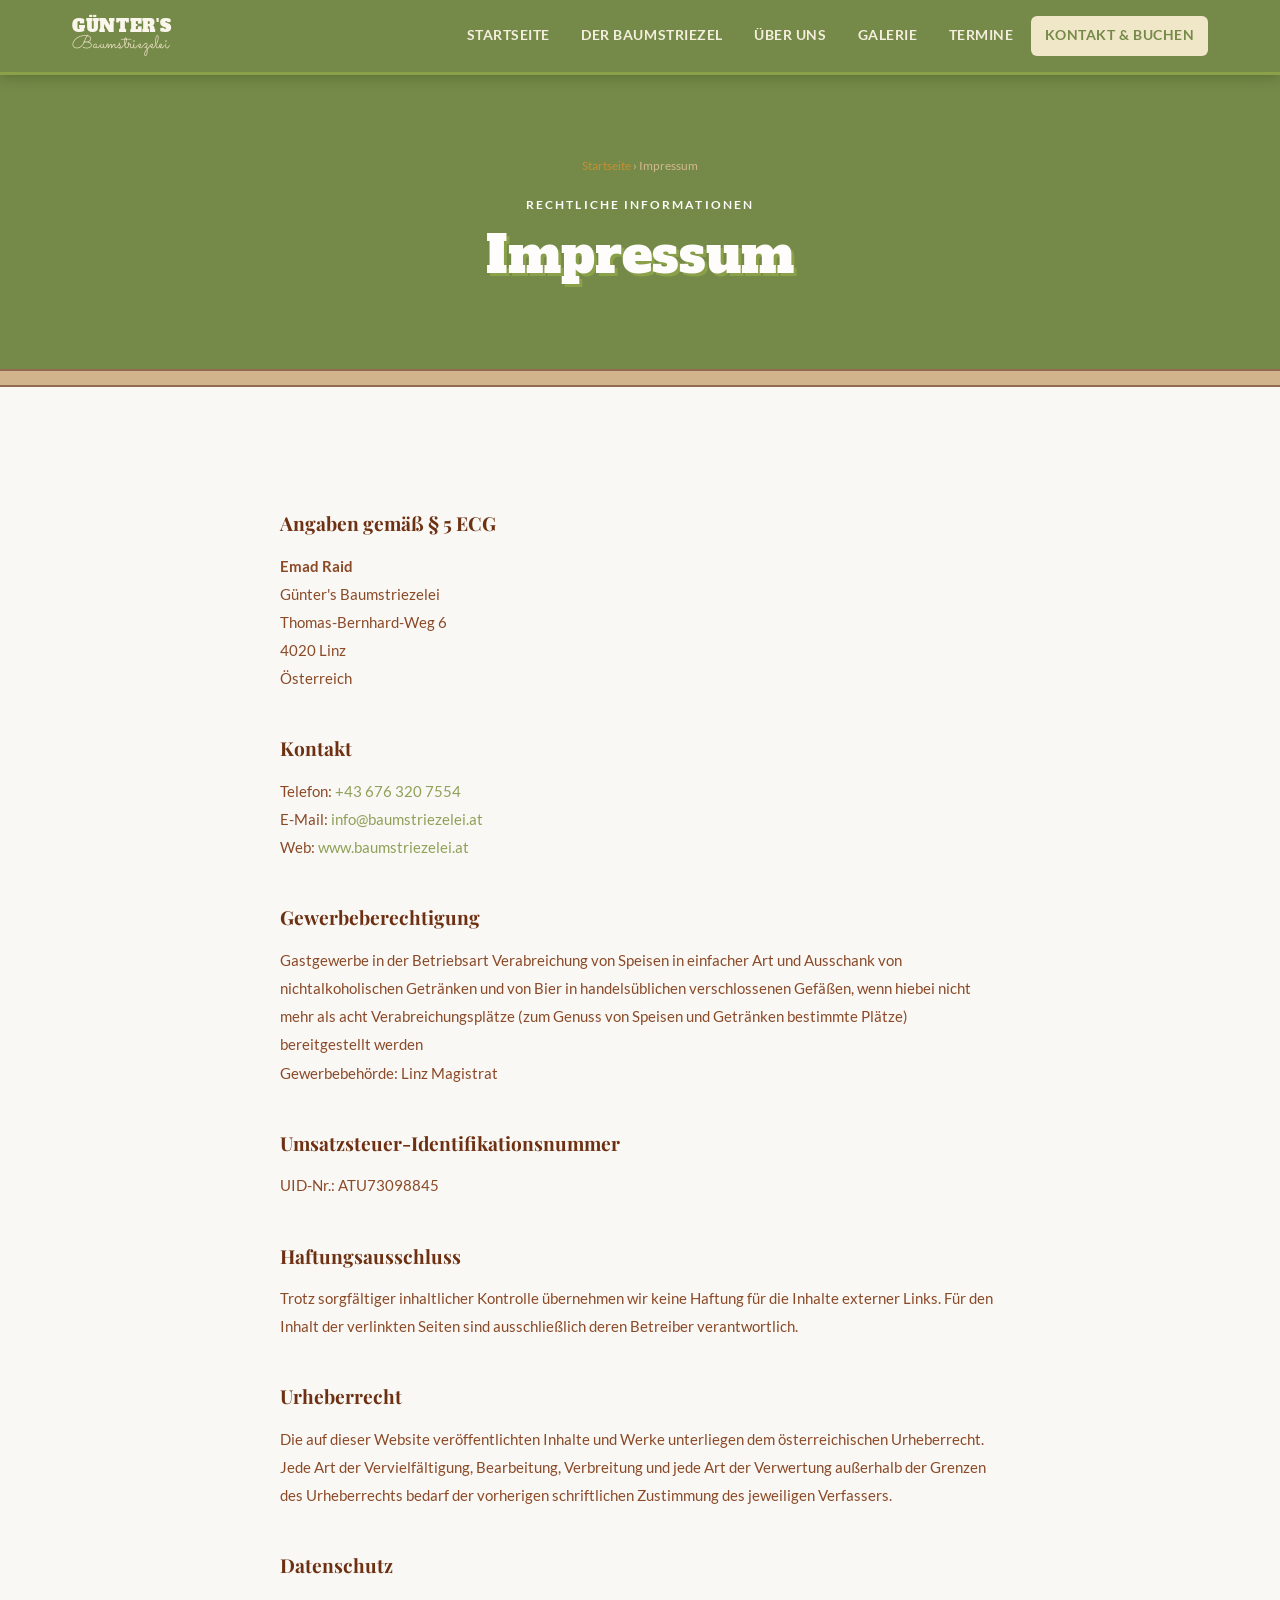
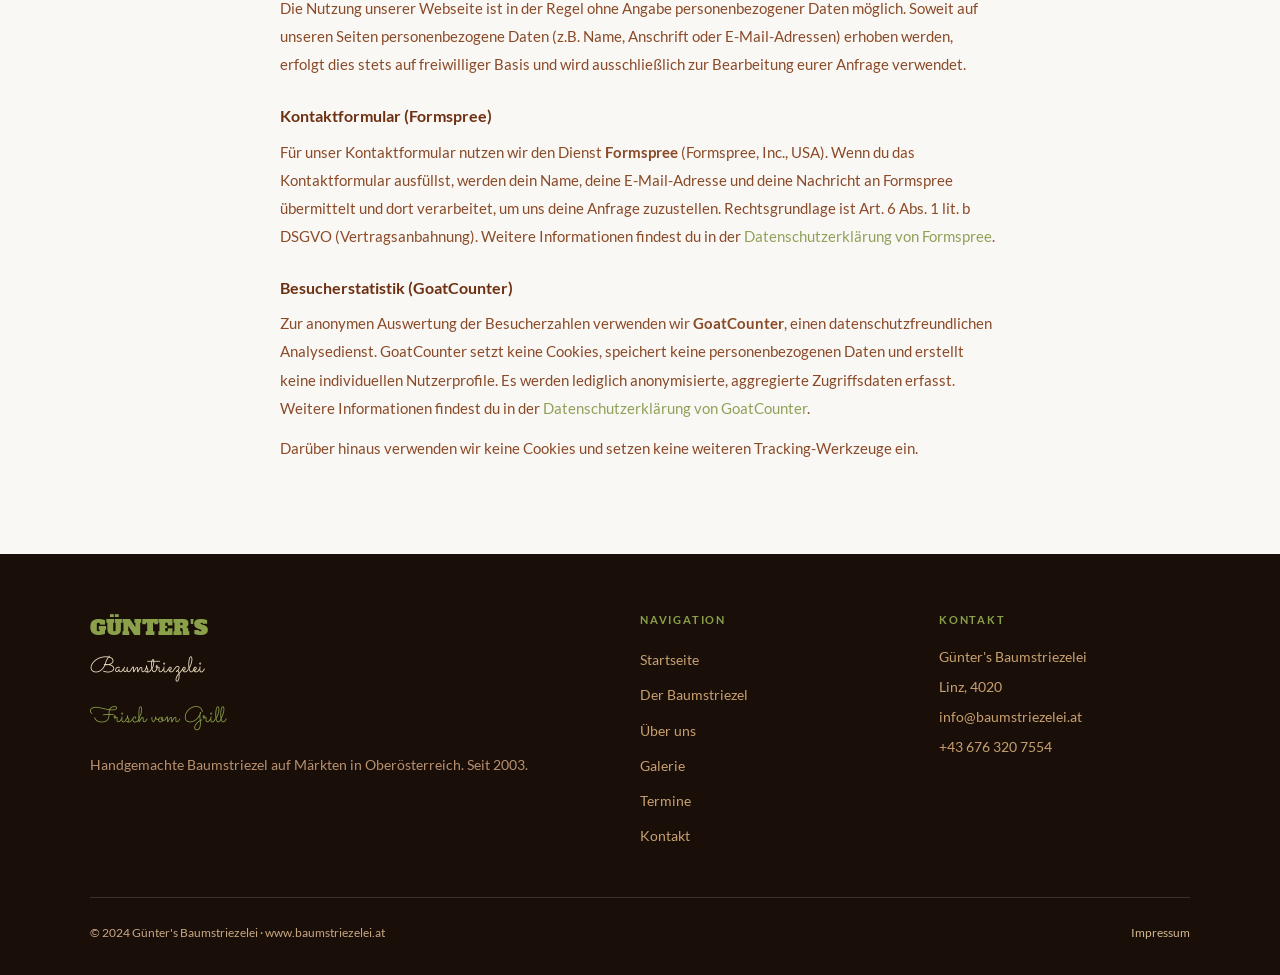
<file: impressum.html>
<!DOCTYPE html>
<html lang="de">
<head>
  <meta charset="UTF-8">
  <meta name="viewport" content="width=device-width, initial-scale=1.0">
  <title>Impressum – Günter's Baumstriezelei</title>

  <!-- Schriftarten werden lokal aus fonts/ geladen (DSGVO-konform, siehe styles.css) -->
  <!-- Gemeinsames Stylesheet für alle Seiten -->
  <link rel="stylesheet" href="styles.css">

  <!-- Seitenspezifische Styles -->
  <style>
    /* Hero-Bereich oben */
    .page-hero {
      background: var(--green-deep);
      padding: 5rem 2rem 4rem;
      text-align: center;
    }
    .page-hero-breadcrumb { font-size: 0.78rem; color: #d4b890; margin-bottom: 1.2rem; }
    .page-hero-breadcrumb a { color: var(--amber); }

    /* Impressum-Inhalt */
    .legal-content {
      max-width: 720px;
      margin: 0 auto;
    }
    .legal-content h2 {
      font-family: var(--font-display);
      font-size: 1.2rem;
      font-weight: 700;
      color: var(--ink);
      margin-top: 2.5rem;
      margin-bottom: 0.75rem;
    }
    .legal-content p {
      font-size: 0.95rem;
      color: var(--ink-soft);
      line-height: 1.85;
      margin-bottom: 0.75rem;
    }
    .legal-content a { color: var(--green-mid); }
    .legal-content a:hover { color: var(--amber-dark); }

    /* Platzhalter-Hinweis für fehlende Daten -->
    .placeholder-hint {
      background: #fff3cd;
      border: 1.5px solid #e0c36a;
      border-radius: var(--radius);
      padding: 1rem 1.25rem;
      font-size: 0.88rem;
      color: #856404;
      margin-bottom: 2rem;
      line-height: 1.6;
    }
  </style>
</head>
<body>

<!-- ============================================================
     NAVIGATION — gleich auf allen Seiten
     ============================================================ -->
<nav class="site-nav">
  <div class="nav-inner">
    <a href="index.html" class="nav-logo">
      <span class="nav-logo-main">GÜNTER'S</span>
      <span class="nav-logo-sub">Baumstriezelei</span>
    </a>
    <button class="nav-toggle" aria-label="Menü öffnen" aria-expanded="false">
      <span></span><span></span><span></span>
    </button>
    <ul class="nav-links">
      <li><a href="index.html">Startseite</a></li>
      <li><a href="baumstriezel.html">Der Baumstriezel</a></li>
      <li><a href="ueber-guenter.html">Über uns</a></li>
      
      <li><a href="galerie.html">Galerie</a></li>
      <li><a href="termine.html">Termine</a></li>
      <li><a href="kontakt.html" class="nav-book-btn">Kontakt &amp; Buchen</a></li>
    </ul>
  </div>
</nav>

<main class="page-content">

  <!-- ============================================================
       HERO-BEREICH
       ============================================================ -->
  <div class="page-hero">
    <p class="page-hero-breadcrumb"><a href="index.html">Startseite</a> › Impressum</p>
    <p class="section-label">Rechtliche Informationen</p>
    <h1 class="section-title section-title--light" style="font-size: clamp(2rem, 4vw, 3.2rem);">Impressum</h1>
  </div>
  <div class="wood-bar"></div>

  <!-- ============================================================
       IMPRESSUM-INHALT
       PLATZHALTER: Die mit [PLATZHALTER] markierten Stellen müssen
       mit den echten Geschäftsdaten befüllt werden.
       ============================================================ -->
  <section class="section section--cream">
    <div class="container">
      <div class="legal-content">

        <!-- Angaben gemäß § 5 ECG -->
        <h2>Angaben gemäß § 5 ECG</h2>
        <p>
          <strong>Emad Raid</strong><br>
          Günter's Baumstriezelei<br>
          Thomas-Bernhard-Weg 6<br>
          4020 Linz<br>
          Österreich
        </p>

        <h2>Kontakt</h2>
        <p>
          Telefon: <a href="tel:+436763207554">+43 676 320 7554</a><br>
          E-Mail: <a href="mailto:info@baumstriezelei.at">info@baumstriezelei.at</a><br>
          Web: <a href="https://www.baumstriezelei.at">www.baumstriezelei.at</a>
        </p>

        <h2>Gewerbeberechtigung</h2>
        <p>
          Gastgewerbe in der Betriebsart Verabreichung von Speisen in einfacher Art und Ausschank von
          nichtalkoholischen Getränken und von Bier in handelsüblichen verschlossenen Gefäßen, wenn hiebei
          nicht mehr als acht Verabreichungsplätze (zum Genuss von Speisen und Getränken bestimmte
          Plätze) bereitgestellt werden<br>
          Gewerbebehörde: Linz Magistrat<br>
        </p>

        <h2>Umsatzsteuer-Identifikationsnummer</h2>
        <p>UID-Nr.: ATU73098845</p>

        <h2>Haftungsausschluss</h2>
        <p>Trotz sorgfältiger inhaltlicher Kontrolle übernehmen wir keine Haftung für die Inhalte externer Links. Für den Inhalt der verlinkten Seiten sind ausschließlich deren Betreiber verantwortlich.</p>

        <h2>Urheberrecht</h2>
        <p>Die auf dieser Website veröffentlichten Inhalte und Werke unterliegen dem österreichischen Urheberrecht. Jede Art der Vervielfältigung, Bearbeitung, Verbreitung und jede Art der Verwertung außerhalb der Grenzen des Urheberrechts bedarf der vorherigen schriftlichen Zustimmung des jeweiligen Verfassers.</p>

        <h2>Datenschutz</h2>
        <p>Die Nutzung unserer Webseite ist in der Regel ohne Angabe personenbezogener Daten möglich. Soweit auf unseren Seiten personenbezogene Daten (z.B. Name, Anschrift oder E-Mail-Adressen) erhoben werden, erfolgt dies stets auf freiwilliger Basis und wird ausschließlich zur Bearbeitung eurer Anfrage verwendet.</p>
        <h3 style="font-size:1rem; margin-top:1.5rem; margin-bottom:0.5rem;">Kontaktformular (Formspree)</h3>
        <p>Für unser Kontaktformular nutzen wir den Dienst <strong>Formspree</strong> (Formspree, Inc., USA). Wenn du das Kontaktformular ausfüllst, werden dein Name, deine E-Mail-Adresse und deine Nachricht an Formspree übermittelt und dort verarbeitet, um uns deine Anfrage zuzustellen. Rechtsgrundlage ist Art. 6 Abs. 1 lit. b DSGVO (Vertragsanbahnung). Weitere Informationen findest du in der <a href="https://formspree.io/legal/privacy-policy/" target="_blank" rel="noopener">Datenschutzerklärung von Formspree</a>.</p>

        <h3 style="font-size:1rem; margin-top:1.5rem; margin-bottom:0.5rem;">Besucherstatistik (GoatCounter)</h3>
        <p>Zur anonymen Auswertung der Besucherzahlen verwenden wir <strong>GoatCounter</strong>, einen datenschutzfreundlichen Analysedienst. GoatCounter setzt keine Cookies, speichert keine personenbezogenen Daten und erstellt keine individuellen Nutzerprofile. Es werden lediglich anonymisierte, aggregierte Zugriffsdaten erfasst. Weitere Informationen findest du in der <a href="https://www.goatcounter.com/help/privacy" target="_blank" rel="noopener">Datenschutzerklärung von GoatCounter</a>.</p>

        <p>Darüber hinaus verwenden wir keine Cookies und setzen keine weiteren Tracking-Werkzeuge ein.</p>

      </div>
    </div>
  </section>

</main>

<!-- ============================================================
     FOOTER — gleich auf allen Seiten
     ============================================================ -->
<footer class="site-footer">
  <div class="footer-inner">
    <div class="footer-grid">
      <div>
        <span class="footer-logo-main">GÜNTER'S</span>
        <span class="footer-logo-sub">Baumstriezelei</span>
        <p class="footer-tagline">Frisch vom Grill</p>
        <p class="footer-desc">Handgemachte Baumstriezel auf Märkten in Oberösterreich. Seit 2003.</p>
      </div>
      <div>
        <p class="footer-heading">Navigation</p>
        <ul class="footer-links">
          <li><a href="index.html">Startseite</a></li>
          <li><a href="baumstriezel.html">Der Baumstriezel</a></li>
          <li><a href="ueber-guenter.html">Über uns</a></li>
          
          <li><a href="galerie.html">Galerie</a></li>
          <li><a href="termine.html">Termine</a></li>
          <li><a href="kontakt.html">Kontakt</a></li>
        </ul>
      </div>
      <div>
        <p class="footer-heading">Kontakt</p>
        <p class="footer-contact-item">Günter's Baumstriezelei</p>
        <p class="footer-contact-item">Linz, 4020</p>
        <p class="footer-contact-item"><a href="mailto:info@baumstriezelei.at">info@baumstriezelei.at</a></p>
        <p class="footer-contact-item"><a href="tel:+436763207554">+43 676 320 7554</a></p>
      </div>
    </div>
    <div class="footer-bottom">
      <span>&copy; 2024 Günter's Baumstriezelei · www.baumstriezelei.at</span>
      <a href="impressum.html">Impressum</a>
    </div>
  </div>
</footer>

<!-- Hamburger-Menü Script -->
<script>
  const toggle = document.querySelector('.nav-toggle');
  const links = document.querySelector('.nav-links');
  if (toggle && links) {
    toggle.addEventListener('click', () => {
      const open = links.classList.toggle('open');
      toggle.setAttribute('aria-expanded', open);
    });
  }
</script>

<!-- GoatCounter — Besucherstatistiken ohne Cookies (DSGVO-konform) -->
<script data-goatcounter="https://guentersbaumstriezelei.goatcounter.com/count"
        async src="//gc.zgo.at/count.js"></script>

</body>
</html>
</file>
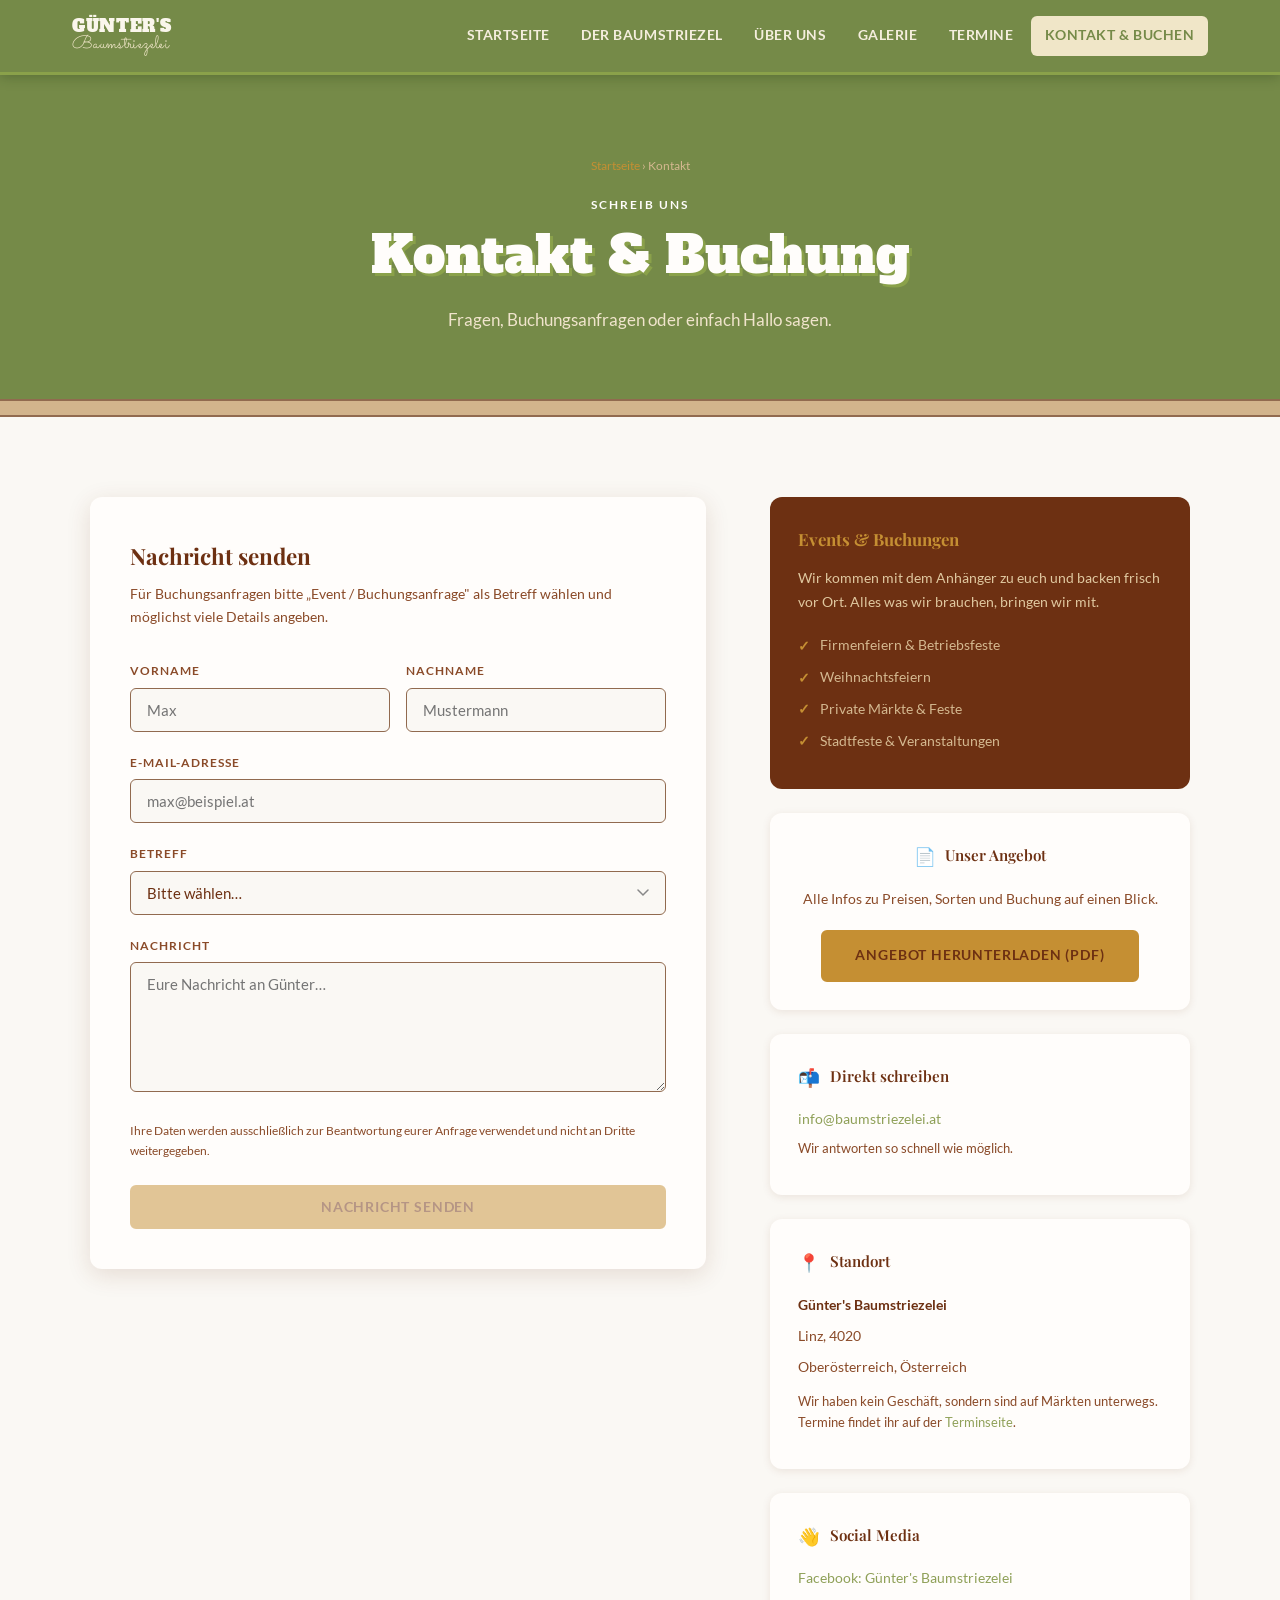
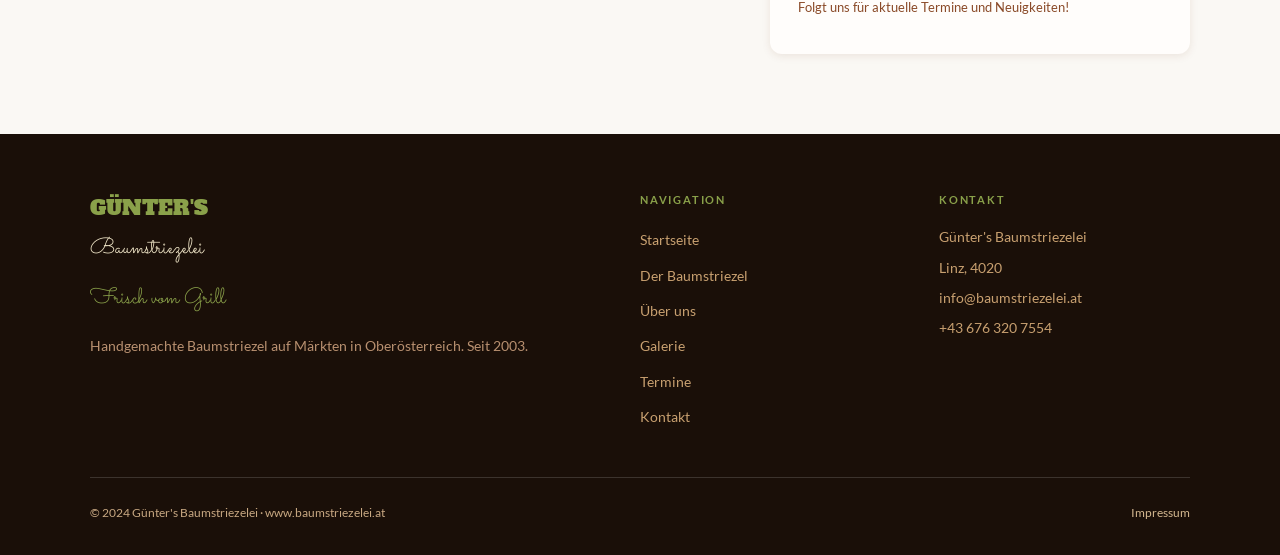
<file: kontakt.html>
<!DOCTYPE html>
<html lang="de">
<head>
  <meta charset="UTF-8">
  <meta name="viewport" content="width=device-width, initial-scale=1.0">
  <title>Kontakt – Günter's Baumstriezelei</title>

  <!-- Schriftarten werden lokal aus fonts/ geladen (DSGVO-konform, siehe styles.css) -->
  <!-- Gemeinsames Stylesheet für alle Seiten -->
  <link rel="stylesheet" href="styles.css">

  <!-- Seitenspezifische Styles nur für diese Seite -->
  <style>
    /* Hero-Bereich oben */
    .page-hero {
      background: var(--green-deep);
      padding: 5rem 2rem 4rem;
      text-align: center;
    }
    .page-hero-breadcrumb { font-size: 0.78rem; color: #d4b890; margin-bottom: 1.2rem; }
    .page-hero-breadcrumb a { color: var(--amber); }

    /* Layout: Formular links, Seitenleiste rechts */
    .contact-layout {
      display: grid;
      grid-template-columns: 1fr 420px;
      gap: 4rem;
      align-items: start;
    }

    /* Kontaktformular-Karte */
    .contact-form {
      background: var(--white);
      border-radius: var(--radius-lg);
      padding: 2.5rem;
      box-shadow: var(--shadow-md);
    }
    .form-title {
      font-family: var(--font-display);
      font-size: 1.4rem;
      font-weight: 700;
      color: var(--ink);
      margin-bottom: 0.4rem;
    }
    .form-subtitle {
      font-size: 0.9rem;
      color: var(--ink-soft);
      margin-bottom: 2rem;
      line-height: 1.6;
    }

    /* Zwei Felder nebeneinander (Vorname + Nachname) */
    .form-row {
      display: grid;
      grid-template-columns: 1fr 1fr;
      gap: 1rem;
    }
    /* Einzelne Formular-Gruppe (Label + Input) */
    .form-group {
      margin-bottom: 1.25rem;
    }
    .form-group label {
      display: block;
      font-size: 0.78rem;
      font-weight: 700;
      letter-spacing: 0.08em;
      text-transform: uppercase;
      color: var(--ink-soft);
      margin-bottom: 0.4rem;
    }
    /* Eingabefelder (Input, Select, Textarea) */
    .form-group input,
    .form-group select,
    .form-group textarea {
      width: 100%;
      padding: 0.75rem 1rem;
      font-family: var(--font-body);
      font-size: 0.95rem;
      color: var(--ink);
      background: var(--cream);
      border: 1.5px solid var(--brown-mid);
      border-radius: var(--radius);
      outline: none;
      transition: border-color 0.15s, box-shadow 0.15s;
      appearance: none;
    }
    /* Fokus-Zustand (grüner Rahmen) */
    .form-group input:focus,
    .form-group select:focus,
    .form-group textarea:focus {
      border-color: var(--green-mid);
      box-shadow: 0 0 0 3px rgba(100,130,60,0.12);
    }
    .form-group textarea {
      resize: vertical;
      min-height: 130px;
    }
    /* Dropdown-Pfeil für Select-Felder */
    .form-group select {
      background-image: url("data:image/svg+xml,%3Csvg xmlns='http://www.w3.org/2000/svg' width='12' height='8'%3E%3Cpath d='M1 1l5 5 5-5' stroke='%23888' stroke-width='1.5' fill='none' stroke-linecap='round'/%3E%3C/svg%3E");
      background-repeat: no-repeat;
      background-position: right 1rem center;
      padding-right: 2.5rem;
    }

    /* Datenschutz-Hinweis unter dem Formular */
    .form-note {
      font-size: 0.78rem;
      color: var(--ink-soft);
      margin-bottom: 1.5rem;
      line-height: 1.6;
    }

    /* Erfolgsmeldung nach dem Absenden */
    .form-success {
      display: none;          /* Wird per JavaScript eingeblendet */
      background: var(--green-light);
      border: 1.5px solid var(--green-mid);
      border-radius: var(--radius);
      padding: 1rem 1.25rem;
      font-size: 0.9rem;
      color: var(--green-deep);
      margin-top: 1rem;
    }

    /* Seitenleiste rechts */
    .contact-sidebar { display: flex; flex-direction: column; gap: 1.5rem; }

    /* Info-Karten in der Seitenleiste */
    .info-card {
      background: var(--white);
      border-radius: var(--radius-lg);
      padding: 1.75rem;
      box-shadow: var(--shadow-sm);
    }
    .info-card-title {
      font-family: var(--font-display);
      font-size: 0.95rem;
      font-weight: 600;
      color: var(--ink);
      margin-bottom: 1rem;
      display: flex;
      align-items: center;
      gap: 0.6rem;
    }
    /* Icon vor dem Titel (über data-icon Attribut) */
    .info-card-title::before {
      content: attr(data-icon);
      font-size: 1.1rem;
    }
    .info-line {
      font-size: 0.9rem;
      color: var(--ink-soft);
      margin-bottom: 0.5rem;
      line-height: 1.6;
    }
    .info-line a { color: var(--green-mid); }
    .info-line a:hover { color: var(--amber-dark); }
    .info-line strong { color: var(--ink); font-weight: 700; }

    /* Buchungs-Highlight-Karte (dunkler Hintergrund) */
    .booking-highlight {
      background: var(--brown-dark);
      border-radius: var(--radius-lg);
      padding: 1.75rem;
      color: var(--white);
    }
    .booking-highlight-title {
      font-family: var(--font-display);
      font-size: 1.05rem;
      font-weight: 700;
      color: var(--amber);
      margin-bottom: 0.75rem;
    }
    .booking-highlight-text {
      font-size: 0.88rem;
      color: #e0c8a0;
      line-height: 1.7;
      margin-bottom: 1.25rem;
    }
    /* Häkchen-Liste (Firmenfeiern, Weihnachtsfeiern, etc.) */
    .booking-check {
      display: flex;
      align-items: flex-start;
      gap: 0.6rem;
      font-size: 0.85rem;
      color: #d4b890;
      margin-bottom: 0.5rem;
    }
    .booking-check::before {
      content: '✓';
      color: var(--amber);
      font-weight: 700;
      flex-shrink: 0;
      margin-top: 0.05rem;
    }

    /* Fehlermeldung unter Eingabefeldern */
    .form-error {
      font-size: 0.78rem;
      color: #c0392b;
      margin-top: 0.3rem;
      display: none;
    }
    /* Rote Umrandung bei ungültigen Feldern */
    .form-group.has-error input,
    .form-group.has-error textarea {
      border-color: #c0392b;
      box-shadow: 0 0 0 3px rgba(192,57,43,0.1);
    }
    /* Deaktivierter Button */
    .btn-primary:disabled {
      opacity: 0.5;
      cursor: not-allowed;
    }

    /* Responsive */
    @media (max-width: 900px) {
      .contact-layout { grid-template-columns: 1fr; gap: 2.5rem; }
      .form-row { grid-template-columns: 1fr; }
    }
  </style>
</head>
<body>

<!-- ============================================================
     NAVIGATION — gleich auf allen Seiten
     ============================================================ -->
<nav class="site-nav">
  <div class="nav-inner">
    <a href="index.html" class="nav-logo">
      <span class="nav-logo-main">GÜNTER'S</span>
      <span class="nav-logo-sub">Baumstriezelei</span>
    </a>
    <button class="nav-toggle" aria-label="Menü öffnen" aria-expanded="false">
      <span></span><span></span><span></span>
    </button>
    <ul class="nav-links">
      <li><a href="index.html">Startseite</a></li>
      <li><a href="baumstriezel.html">Der Baumstriezel</a></li>
      <li><a href="ueber-guenter.html">Über uns</a></li>
      
      <li><a href="galerie.html">Galerie</a></li>
      <li><a href="termine.html">Termine</a></li>
      <li><a href="kontakt.html" class="nav-book-btn active">Kontakt &amp; Buchen</a></li>
    </ul>
  </div>
</nav>

<main class="page-content">

  <!-- ============================================================
       HERO-BEREICH
       ============================================================ -->
  <div class="page-hero">
    <p class="page-hero-breadcrumb"><a href="index.html">Startseite</a> › Kontakt</p>
    <p class="section-label">Schreib uns</p>
    <h1 class="section-title section-title--light" style="font-size: clamp(2rem, 4vw, 3.2rem);">Kontakt &amp; Buchung</h1>
    <p class="section-lead section-lead--light" style="margin: 0 auto; text-align:center;">Fragen, Buchungsanfragen oder einfach Hallo sagen.</p>
  </div>
  <div class="wood-bar"></div>

  <!-- ============================================================
       KONTAKT-BEREICH — Formular links, Infokarten rechts
       ============================================================ -->
  <section class="section section--cream">
    <div class="container">
      <div class="contact-layout">

        <!-- ====== LINKE SPALTE: Kontaktformular ====== -->
        <div>
          <div class="contact-form">
            <p class="form-title">Nachricht senden</p>
            <p class="form-subtitle">Für Buchungsanfragen bitte „Event / Buchungsanfrage" als Betreff wählen und möglichst viele Details angeben.</p>

            <!--
              FORMULAR — sendet über Formspree an info@baumstriezelei.at
              Formspree-Endpunkt muss nach Registrierung mit der echten Form-ID
              ersetzt werden (siehe Anleitung unten).
              Aktuell: https://formspree.io/f/DEINE_FORM_ID
              → Auf https://formspree.io registrieren, neues Formular erstellen,
                 die Form-ID (z.B. "xpzvqkla") hier einsetzen.
            -->
            <form id="contactForm" action="https://formspree.io/f/mjgllrdw" method="POST" novalidate>
              <!-- Formspree: Weiterleitung nach Absenden zurück zur Kontaktseite -->
              <input type="hidden" name="_next" value="https://www.baumstriezelei.at/kontakt.html?success=1">
              <!-- Formspree: E-Mail-Betreff -->
              <input type="hidden" name="_subject" value="Neue Anfrage über baumstriezelei.at">
              <!-- Formspree: Honeypot gegen Spam-Bots (unsichtbares Feld) -->
              <input type="text" name="_gotcha" style="display:none">
              <!-- Vorname + Nachname nebeneinander -->
              <div class="form-row">
                <div class="form-group">
                  <label for="fname">Vorname</label>
                  <input type="text" id="fname" name="fname" placeholder="Max" required>
                  <p class="form-error" id="fname-error">Bitte Vorname eingeben.</p>
                </div>
                <div class="form-group">
                  <label for="lname">Nachname</label>
                  <input type="text" id="lname" name="lname" placeholder="Mustermann" required>
                  <p class="form-error" id="lname-error">Bitte Nachname eingeben.</p>
                </div>
              </div>

              <!-- E-Mail -->
              <div class="form-group">
                <label for="email">E-Mail-Adresse</label>
                <input type="email" id="email" name="email" placeholder="max@beispiel.at" required>
                <p class="form-error" id="email-error">Bitte eine gültige E-Mail-Adresse eingeben.</p>
              </div>

              <!-- Betreff (Dropdown) -->
              <div class="form-group">
                <label for="subject">Betreff</label>
                <select id="subject" name="subject">
                  <option value="">Bitte wählen…</option>
                  <option value="event">Event / Buchungsanfrage</option>
                  <option value="termin">Frage zu Terminen</option>
                  <option value="produkt">Frage zum Baumstriezel</option>
                  <option value="sonstiges">Sonstiges</option>
                </select>
              </div>

              <!-- Zusätzliches Feld für Event-Datum
                   Wird nur angezeigt, wenn "Event / Buchungsanfrage" gewählt wird -->
              <div class="form-group" id="eventDetails" style="display:none;">
                <label for="eventdate">Gewünschtes Datum / Zeitraum</label>
                <input type="text" id="eventdate" name="eventdate" placeholder="z.B. 15. Dezember 2025">
              </div>

              <!-- Nachricht -->
              <div class="form-group">
                <label for="message">Nachricht</label>
                <textarea id="message" name="message" placeholder="Eure Nachricht an Günter…" required></textarea>
                <p class="form-error" id="message-error">Bitte eine Nachricht eingeben.</p>
              </div>

              <!-- Datenschutz-Hinweis -->
              <p class="form-note">Ihre Daten werden ausschließlich zur Beantwortung eurer Anfrage verwendet und nicht an Dritte weitergegeben.</p>

              <!-- Absenden-Button -->
              <button type="submit" class="btn btn-primary" id="submitBtn" disabled style="width:100%; display:block; text-align:center;">
                Nachricht senden
              </button>

              <!-- Erfolgsmeldung (wird nach dem Absenden eingeblendet) -->
              <div class="form-success" id="formSuccess">
                ✓ Vielen Dank für deine Nachricht! Wir melden uns so bald wie möglich.
              </div>
            </form>
          </div>
        </div>

        <!-- ====== RECHTE SPALTE: Seitenleiste mit Infokarten ====== -->
        <div class="contact-sidebar">

          <!-- Buchungs-Highlight-Karte -->
          <div class="booking-highlight">
            <p class="booking-highlight-title">Events &amp; Buchungen</p>
            <p class="booking-highlight-text">Wir kommen mit dem Anhänger zu euch und backen frisch vor Ort. Alles was wir brauchen, bringen wir mit.</p>
            <div class="booking-check">Firmenfeiern &amp; Betriebsfeste</div>
            <div class="booking-check">Weihnachtsfeiern</div>
            <div class="booking-check">Private Märkte &amp; Feste</div>
            <div class="booking-check">Stadtfeste &amp; Veranstaltungen</div>
          </div>

          <!-- Angebot Download -->
          <div class="info-card" style="text-align:center;">
            <p class="info-card-title" data-icon="📄" style="justify-content:center;">Unser Angebot</p>
            <p class="info-line" style="margin-bottom:1.25rem;">Alle Infos zu Preisen, Sorten und Buchung auf einen Blick.</p>
            <a href="uploads/Angebot.pdf" download class="btn btn-primary" style="display:inline-block; text-align:center;">Angebot herunterladen (PDF)</a>
          </div>

          <!-- E-Mail Kontakt -->
          <div class="info-card">
            <p class="info-card-title" data-icon="📬">Direkt schreiben</p>
            <p class="info-line"><a href="mailto:info@baumstriezelei.at">info@baumstriezelei.at</a></p>
            <p class="info-line" style="font-size:0.82rem; margin-top:0.25rem;">Wir antworten so schnell wie möglich.</p>
          </div>

          <!-- Standort-Info -->
          <div class="info-card">
            <p class="info-card-title" data-icon="📍">Standort</p>
            <p class="info-line"><strong>Günter's Baumstriezelei</strong></p>
            <p class="info-line">Linz, 4020</p>
            <p class="info-line">Oberösterreich, Österreich</p>
            <p class="info-line" style="margin-top:0.75rem; font-size:0.82rem;">Wir haben kein Geschäft, sondern sind auf Märkten unterwegs. Termine findet ihr auf der <a href="termine.html">Terminseite</a>.</p>
          </div>

          <!-- Social Media -->
          <div class="info-card">
            <p class="info-card-title" data-icon="👋">Social Media</p>
            <p class="info-line"><a href="https://www.facebook.com" target="_blank" rel="noopener">Facebook: Günter's Baumstriezelei</a></p>
            <p class="info-line" style="font-size:0.82rem; margin-top:0.25rem;">Folgt uns für aktuelle Termine und Neuigkeiten!</p>
          </div>

        </div>
      </div>
    </div>
  </section>

</main>

<!-- ============================================================
     FOOTER — gleich auf allen Seiten
     ============================================================ -->
<footer class="site-footer">
  <div class="footer-inner">
    <div class="footer-grid">
      <div>
        <span class="footer-logo-main">GÜNTER'S</span>
        <span class="footer-logo-sub">Baumstriezelei</span>
        <p class="footer-tagline">Frisch vom Grill</p>
        <p class="footer-desc">Handgemachte Baumstriezel auf Märkten in Oberösterreich. Seit 2003.</p>
      </div>
      <div>
        <p class="footer-heading">Navigation</p>
        <ul class="footer-links">
          <li><a href="index.html">Startseite</a></li>
          <li><a href="baumstriezel.html">Der Baumstriezel</a></li>
          <li><a href="ueber-guenter.html">Über uns</a></li>
          
          <li><a href="galerie.html">Galerie</a></li>
          <li><a href="termine.html">Termine</a></li>
          <li><a href="kontakt.html">Kontakt</a></li>
        </ul>
      </div>
      <div>
        <p class="footer-heading">Kontakt</p>
        <p class="footer-contact-item">Günter's Baumstriezelei</p>
        <p class="footer-contact-item">Linz, 4020</p>
        <p class="footer-contact-item"><a href="mailto:info@baumstriezelei.at">info@baumstriezelei.at</a></p>
        <p class="footer-contact-item"><a href="tel:+436763207554">+43 676 320 7554</a></p>
      </div>
    </div>
    <div class="footer-bottom">
      <span>&copy; 2024 Günter's Baumstriezelei · www.baumstriezelei.at</span>
      <a href="impressum.html">Impressum</a>
    </div>
  </div>
</footer>

<!-- ============================================================
     JAVASCRIPT
     1. Event-Datum: Zeigt ein zusätzliches Datumsfeld, wenn
        "Event / Buchungsanfrage" als Betreff gewählt wird
     2. Formular absenden: Zeigt eine Erfolgsmeldung (Demo-Modus)
        Für echtes Absenden muss ein Backend eingebunden werden
     3. Hamburger-Menü: Mobile Navigation öffnen/schließen
     ============================================================ -->
<script>
  // Formular beim Laden leeren (damit nach Refresh alles leer ist)
  document.getElementById('contactForm').reset();

  // Event-Datum Feld ein-/ausblenden je nach Betreff-Auswahl
  document.getElementById('subject').addEventListener('change', function() {
    document.getElementById('eventDetails').style.display =
      this.value === 'event' ? 'block' : 'none';
  });

  // Validierung — prüft alle Pflichtfelder und aktiviert/deaktiviert den Button
  var fname = document.getElementById('fname');
  var lname = document.getElementById('lname');
  var email = document.getElementById('email');
  var message = document.getElementById('message');
  var submitBtn = document.getElementById('submitBtn');
  var emailRegex = /^[^\s@]+@[^\s@]+\.[^\s@]+$/;

  function validateField(input, errorId, check) {
    var errorEl = document.getElementById(errorId);
    var group = input.closest('.form-group');
    if (!check()) {
      group.classList.add('has-error');
      errorEl.style.display = 'block';
      return false;
    } else {
      group.classList.remove('has-error');
      errorEl.style.display = 'none';
      return true;
    }
  }

  function validateAll() {
    var v1 = validateField(fname, 'fname-error', function() { return fname.value.trim() !== ''; });
    var v2 = validateField(lname, 'lname-error', function() { return lname.value.trim() !== ''; });
    var v3 = validateField(email, 'email-error', function() { return emailRegex.test(email.value.trim()); });
    var v4 = validateField(message, 'message-error', function() { return message.value.trim() !== ''; });
    submitBtn.disabled = !(v1 && v2 && v3 && v4);
  }

  // Bei jeder Eingabe validieren
  [fname, lname, email, message].forEach(function(el) {
    el.addEventListener('input', validateAll);
    el.addEventListener('blur', validateAll);
  });

  // Formular per AJAX senden — Besucher bleibt auf der Seite
  document.getElementById('contactForm').addEventListener('submit', function(e) {
    e.preventDefault();
    const form = this;
    const success = document.getElementById('formSuccess');
    const submitBtn = form.querySelector('button[type="submit"]');
    submitBtn.disabled = true;
    submitBtn.textContent = 'Wird gesendet…';

    fetch(form.action, {
      method: 'POST',
      body: new FormData(form),
      headers: { 'Accept': 'application/json' }
    }).then(function(response) {
      if (response.ok) {
        success.style.display = 'block';
        form.reset();
        document.getElementById('eventDetails').style.display = 'none';
        submitBtn.textContent = 'Gesendet!';
        success.scrollIntoView({ behavior: 'smooth', block: 'nearest' });
      } else {
        submitBtn.disabled = false;
        submitBtn.textContent = 'Nachricht senden';
        alert('Es gab ein Problem beim Senden. Bitte versuche es nochmal oder schreibe direkt an info@baumstriezelei.at');
      }
    }).catch(function() {
      submitBtn.disabled = false;
      submitBtn.textContent = 'Nachricht senden';
      alert('Es gab ein Problem beim Senden. Bitte versuche es nochmal oder schreibe direkt an info@baumstriezelei.at');
    });
  });

  // Hamburger-Menü
  const toggle = document.querySelector('.nav-toggle');
  const links = document.querySelector('.nav-links');
  if (toggle && links) {
    toggle.addEventListener('click', () => {
      const open = links.classList.toggle('open');
      toggle.setAttribute('aria-expanded', open);
    });
  }
</script>

<!-- GoatCounter — Besucherstatistiken ohne Cookies (DSGVO-konform) -->
<script data-goatcounter="https://guentersbaumstriezelei.goatcounter.com/count"
        async src="//gc.zgo.at/count.js"></script>

</body>
</html>
</file>
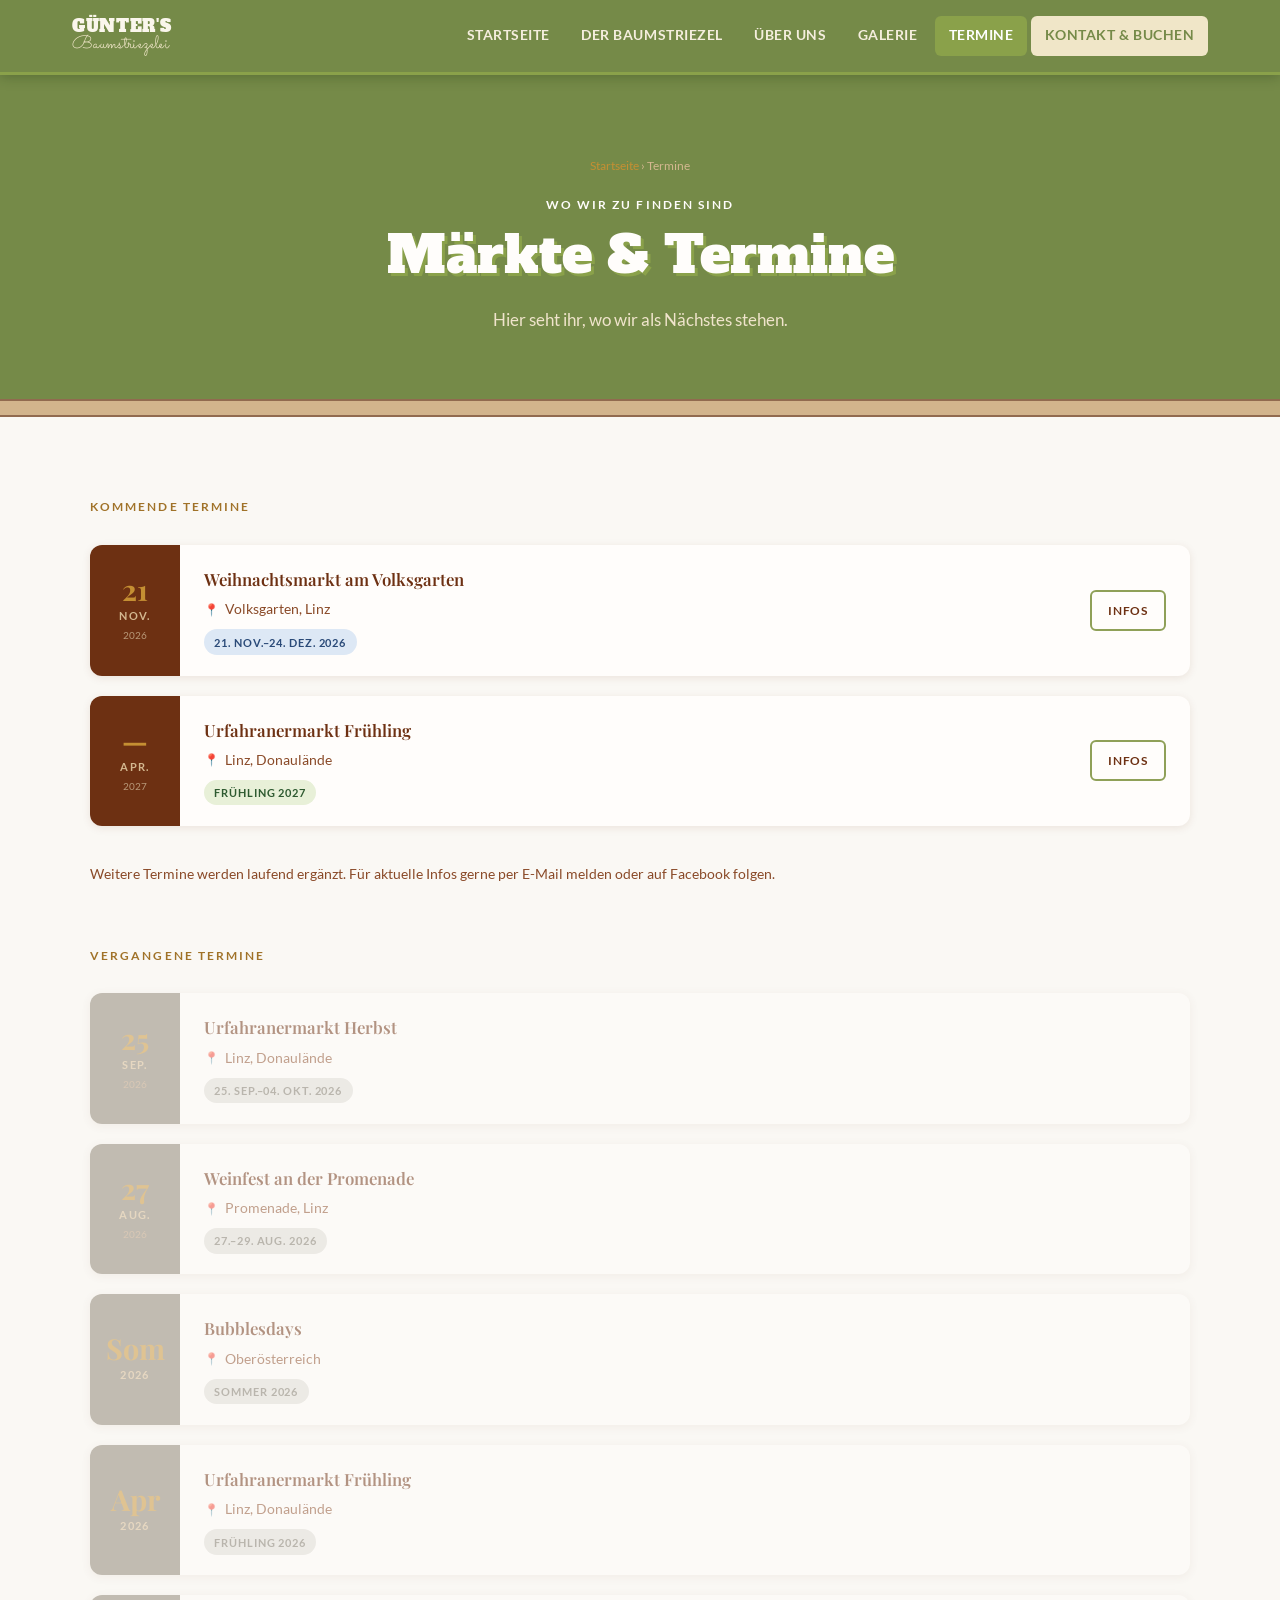
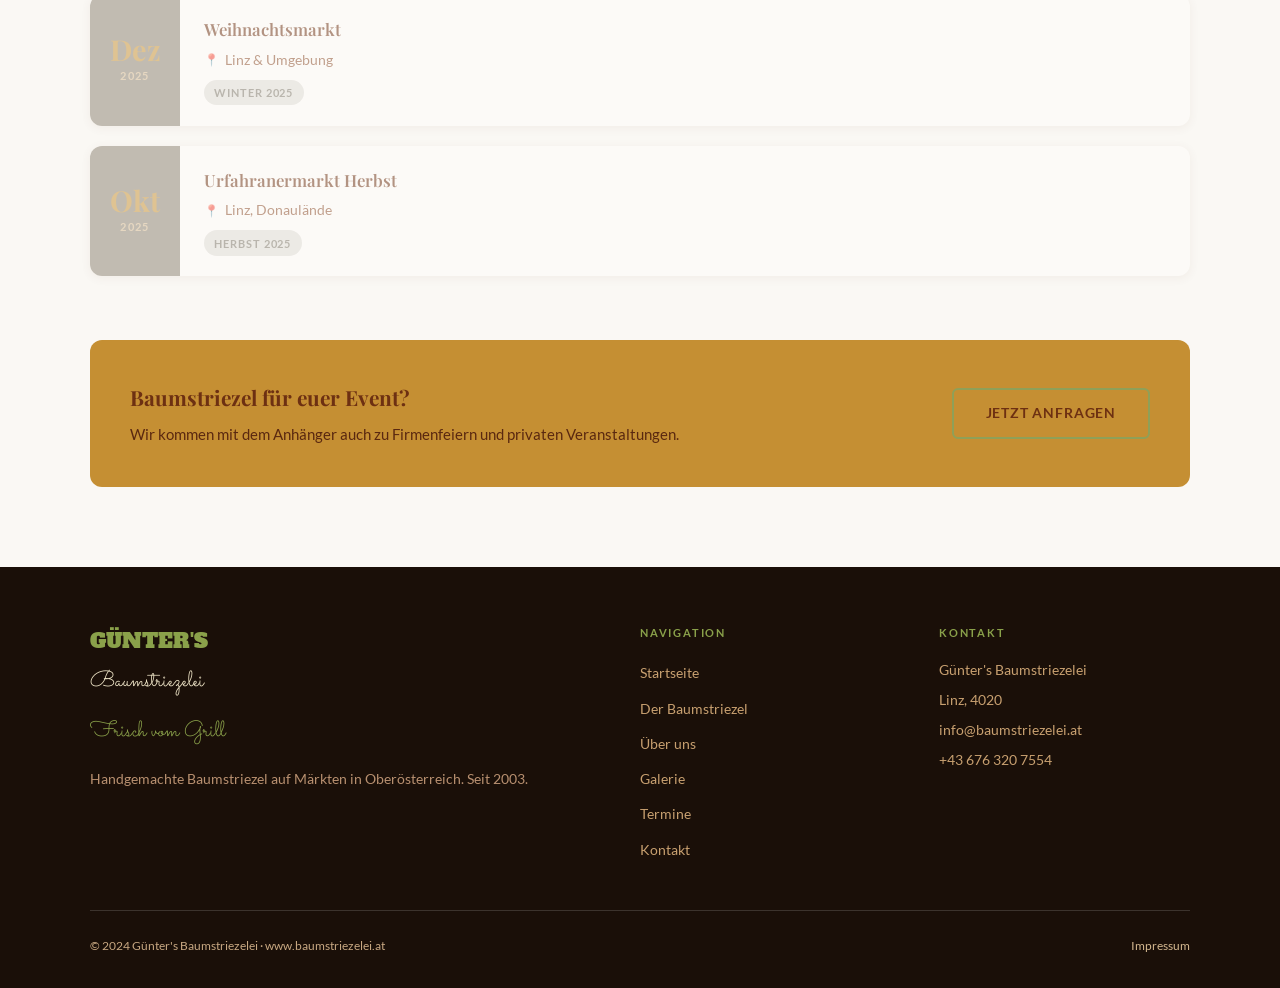
<file: termine.html>
<!DOCTYPE html>
<html lang="de">
<head>
  <meta charset="UTF-8">
  <meta name="viewport" content="width=device-width, initial-scale=1.0">
  <title>Termine – Günter's Baumstriezelei</title>

  <!-- Schriftarten werden lokal aus fonts/ geladen (DSGVO-konform, siehe styles.css) -->
  <!-- Gemeinsames Stylesheet für alle Seiten -->
  <link rel="stylesheet" href="styles.css">

  <!-- Seitenspezifische Styles nur für diese Seite -->
  <style>
    /* Hero-Bereich oben */
    .page-hero {
      background: var(--green-deep);
      padding: 5rem 2rem 4rem;
      text-align: center;
    }
    .page-hero-breadcrumb { font-size: 0.78rem; color: #d4b890; margin-bottom: 1.2rem; }
    .page-hero-breadcrumb a { color: var(--amber); }

    /* Vergangene Termine: ausgegraut */
    .event-card.past {
      opacity: 0.5;
    }
    .event-card.past .event-date {
      background: #8a8070;
    }
    .event-tag.tag-past {
      background: #e0ddd8;
      color: #7a7568;
    }

    /* Terminliste — Karten untereinander */
    .event-list { display: flex; flex-direction: column; gap: 1.25rem; }

    /* Einzelne Terminkarte (Datum | Info | Button) */
    .event-card {
      background: var(--white);
      border-radius: var(--radius-lg);
      box-shadow: var(--shadow-sm);
      display: grid;
      grid-template-columns: 90px 1fr auto;   /* 3 Spalten */
      align-items: center;
      gap: 0;
      overflow: hidden;
      transition: transform 0.2s, box-shadow 0.2s;
    }
    .event-card:hover { transform: translateY(-2px); box-shadow: var(--shadow-md); }

    /* Datumsbereich links (dunkler Hintergrund) */
    .event-date {
      background: var(--brown-dark);
      color: var(--white);
      text-align: center;
      padding: 1.25rem 0.75rem;
      align-self: stretch;
      display: flex;
      flex-direction: column;
      align-items: center;
      justify-content: center;
    }
    .event-date-day {
      font-family: var(--font-display);
      font-size: 1.8rem;
      font-weight: 700;
      line-height: 1;
      color: var(--amber);        /* Goldene Zahl */
    }
    .event-date-month {
      font-size: 0.68rem;
      font-weight: 700;
      letter-spacing: 0.12em;
      text-transform: uppercase;
      color: #d4b890;
      margin-top: 0.2rem;
    }
    .event-date-year {
      font-size: 0.65rem;
      color: #b89878;
      margin-top: 0.1rem;
    }

    /* Info-Bereich in der Mitte */
    .event-info { padding: 1.25rem 1.5rem; }
    .event-name {
      font-family: var(--font-display);
      font-size: 1.05rem;
      font-weight: 600;
      color: var(--ink);
      margin-bottom: 0.3rem;
    }
    .event-location {
      font-size: 0.85rem;
      color: var(--ink-soft);
      display: flex;
      align-items: center;
      gap: 0.4rem;
    }
    .event-location::before {
      content: '📍';
      font-size: 0.75rem;
    }
    /* Saison-Tag (Frühling, Sommer, etc.) */
    .event-tag {
      display: inline-block;
      margin-top: 0.5rem;
      padding: 0.2rem 0.65rem;
      font-size: 0.7rem;
      font-weight: 700;
      letter-spacing: 0.08em;
      text-transform: uppercase;
      border-radius: 99px;
      background: var(--green-light);
      color: var(--green-deep);
    }
    /* Farbvarianten für verschiedene Saisons */
    .event-tag.tag-winter { background: #dde8f5; color: #2a4a78; }
    .event-tag.tag-summer { background: #fdf2d8; color: #7a5520; }
    .event-tag.tag-spring { background: #e8f0d8; color: #2e5a30; }

    /* Button-Bereich rechts */
    .event-cta {
      padding: 1.25rem 1.5rem;
    }

    /* Buchungsbanner unten — "Günter für euer Event buchen?" */
    .booking-banner {
      background: var(--amber);
      border-radius: var(--radius-lg);
      padding: 2.5rem;
      display: flex;
      align-items: center;
      justify-content: space-between;
      gap: 2rem;
      flex-wrap: wrap;
      margin-top: 4rem;
    }
    .booking-banner-text strong {
      display: block;
      font-family: var(--font-display);
      font-size: 1.3rem;
      color: var(--ink);
      margin-bottom: 0.4rem;
    }
    .booking-banner-text p {
      font-size: 0.92rem;
      color: #5a2810;
    }

    /* Responsive */
    @media (max-width: 600px) {
      .event-card { grid-template-columns: 70px 1fr; }
      .event-cta { display: none; }   /* Button auf Mobile ausblenden */
    }
  </style>
</head>
<body>

<!-- ============================================================
     NAVIGATION — gleich auf allen Seiten
     ============================================================ -->
<nav class="site-nav">
  <div class="nav-inner">
    <a href="index.html" class="nav-logo">
      <span class="nav-logo-main">GÜNTER'S</span>
      <span class="nav-logo-sub">Baumstriezelei</span>
    </a>
    <button class="nav-toggle" aria-label="Menü öffnen" aria-expanded="false">
      <span></span><span></span><span></span>
    </button>
    <ul class="nav-links">
      <li><a href="index.html">Startseite</a></li>
      <li><a href="baumstriezel.html">Der Baumstriezel</a></li>
      <li><a href="ueber-guenter.html">Über uns</a></li>
      <li><a href="galerie.html">Galerie</a></li>
      <li><a href="termine.html" class="active">Termine</a></li>
      <li><a href="kontakt.html" class="nav-book-btn">Kontakt &amp; Buchen</a></li>
    </ul>
  </div>
</nav>

<main class="page-content">

  <!-- ============================================================
       HERO-BEREICH
       ============================================================ -->
  <div class="page-hero">
    <p class="page-hero-breadcrumb"><a href="index.html">Startseite</a> › Termine</p>
    <p class="section-label">Wo wir zu finden sind</p>
    <h1 class="section-title section-title--light" style="font-size: clamp(2rem, 4vw, 3.2rem);">Märkte &amp; Termine</h1>
    <p class="section-lead section-lead--light" style="margin: 0 auto; text-align:center;">Hier seht ihr, wo wir als Nächstes stehen.</p>
  </div>
  <div class="wood-bar"></div>

  <!-- ============================================================
       TERMINE-BEREICH

       Tabs: Über die Saison-Tabs kann man zwischen verschiedenen
       Ansichten wechseln. Der JavaScript-Code unten steuert das.

       Neue Termine hinzufügen: Eine .event-card kopieren und die
       Daten (Tag, Monat, Jahr, Name, Ort) anpassen.

       data-panel Attribut auf dem Tab muss mit der ID des Panels
       übereinstimmen (z.B. data-panel="sommer" → id="panel-sommer")
       ============================================================ -->
  <section class="section section--cream">
    <div class="container">

      <!-- Alle Termine in einer Liste — vergangene sind mit .past markiert -->
      <div class="event-list">

        <!-- ===== KOMMENDE TERMINE ===== -->
        <p class="section-label" style="margin-bottom:0.5rem;">Kommende Termine</p>

        <!-- Weihnachtsmarkt Volksgarten ✓ BESTÄTIGT -->
        <div class="event-card">
          <div class="event-date">
            <div class="event-date-day">21</div>
            <div class="event-date-month">Nov.</div>
            <div class="event-date-year">2026</div>
          </div>
          <div class="event-info">
            <p class="event-name">Weihnachtsmarkt am Volksgarten</p>
            <p class="event-location">Volksgarten, Linz</p>
            <span class="event-tag tag-winter">21. Nov.–24. Dez. 2026</span>
          </div>
          <div class="event-cta">
            <a href="kontakt.html" class="btn btn-outline-dark" style="font-size:0.78rem; padding:0.5rem 1rem;">Infos</a>
          </div>
        </div>

        <!-- Urfahranermarkt Frühling 2027 -->
        <div class="event-card">
          <div class="event-date">
            <div class="event-date-day">—</div>
            <div class="event-date-month">Apr.</div>
            <div class="event-date-year">2027</div>
          </div>
          <div class="event-info">
            <p class="event-name">Urfahranermarkt Frühling</p>
            <p class="event-location">Linz, Donaulände</p>
            <span class="event-tag tag-spring">Frühling 2027</span>
          </div>
          <div class="event-cta">
            <a href="kontakt.html" class="btn btn-outline-dark" style="font-size:0.78rem; padding:0.5rem 1rem;">Infos</a>
          </div>
        </div>

        <!-- Hinweis -->
        <p style="margin-top:1rem; margin-bottom:2.5rem; font-size:0.87rem; color:var(--ink-soft);">
          Weitere Termine werden laufend ergänzt. Für aktuelle Infos gerne per E-Mail melden oder auf Facebook folgen.
        </p>

        <!-- ===== VERGANGENE TERMINE ===== -->
        <p class="section-label" style="margin-bottom:0.5rem;">Vergangene Termine</p>

        <!-- Urfahranermarkt Herbst 2026 — VERGANGEN -->
        <div class="event-card past">
          <div class="event-date">
            <div class="event-date-day">25</div>
            <div class="event-date-month">Sep.</div>
            <div class="event-date-year">2026</div>
          </div>
          <div class="event-info">
            <p class="event-name">Urfahranermarkt Herbst</p>
            <p class="event-location">Linz, Donaulände</p>
            <span class="event-tag tag-past">25. Sep.–04. Okt. 2026</span>
          </div>
        </div>

        <!-- Weinfest Promenade — VERGANGEN -->
        <div class="event-card past">
          <div class="event-date">
            <div class="event-date-day">27</div>
            <div class="event-date-month">Aug.</div>
            <div class="event-date-year">2026</div>
          </div>
          <div class="event-info">
            <p class="event-name">Weinfest an der Promenade</p>
            <p class="event-location">Promenade, Linz</p>
            <span class="event-tag tag-past">27.–29. Aug. 2026</span>
          </div>
        </div>

        <!-- Bubblesdays — VERGANGEN -->
        <div class="event-card past">
          <div class="event-date">
            <div class="event-date-day">Som</div>
            <div class="event-date-month">2026</div>
          </div>
          <div class="event-info">
            <p class="event-name">Bubblesdays</p>
            <p class="event-location">Oberösterreich</p>
            <span class="event-tag tag-past">Sommer 2026</span>
          </div>
        </div>


        <!-- Urfahranermarkt Frühling — VERGANGEN -->
        <div class="event-card past">
          <div class="event-date">
            <div class="event-date-day">Apr</div>
            <div class="event-date-month">2026</div>
          </div>
          <div class="event-info">
            <p class="event-name">Urfahranermarkt Frühling</p>
            <p class="event-location">Linz, Donaulände</p>
            <span class="event-tag tag-past">Frühling 2026</span>
          </div>
        </div>

        <!-- Weihnachtsmarkt 2025 — VERGANGEN -->
        <div class="event-card past">
          <div class="event-date">
            <div class="event-date-day">Dez</div>
            <div class="event-date-month">2025</div>
          </div>
          <div class="event-info">
            <p class="event-name">Weihnachtsmarkt</p>
            <p class="event-location">Linz &amp; Umgebung</p>
            <span class="event-tag tag-past">Winter 2025</span>
          </div>
        </div>

        <!-- Urfahranermarkt Herbst 2025 — VERGANGEN -->
        <div class="event-card past">
          <div class="event-date">
            <div class="event-date-day">Okt</div>
            <div class="event-date-month">2025</div>
          </div>
          <div class="event-info">
            <p class="event-name">Urfahranermarkt Herbst</p>
            <p class="event-location">Linz, Donaulände</p>
            <span class="event-tag tag-past">Herbst 2025</span>
          </div>
        </div>

      </div>

      <!-- ============================================================
           BUCHUNGSBANNER — "Günter für euer Event buchen?"
           ============================================================ -->
      <div class="booking-banner">
        <div class="booking-banner-text">
          <strong>Baumstriezel für euer Event?</strong>
          <p>Wir kommen mit dem Anhänger auch zu Firmenfeiern und privaten Veranstaltungen.</p>
        </div>
        <a href="kontakt.html" class="btn btn-outline-dark">Jetzt anfragen</a>
      </div>

    </div>
  </section>

</main>

<!-- ============================================================
     FOOTER — gleich auf allen Seiten
     ============================================================ -->
<footer class="site-footer">
  <div class="footer-inner">
    <div class="footer-grid">
      <div>
        <span class="footer-logo-main">GÜNTER'S</span>
        <span class="footer-logo-sub">Baumstriezelei</span>
        <p class="footer-tagline">Frisch vom Grill</p>
        <p class="footer-desc">Handgemachte Baumstriezel auf Märkten in Oberösterreich. Seit 2003.</p>
      </div>
      <div>
        <p class="footer-heading">Navigation</p>
        <ul class="footer-links">
          <li><a href="index.html">Startseite</a></li>
          <li><a href="baumstriezel.html">Der Baumstriezel</a></li>
          <li><a href="ueber-guenter.html">Über uns</a></li>
          <li><a href="galerie.html">Galerie</a></li>
          <li><a href="termine.html">Termine</a></li>
          <li><a href="kontakt.html">Kontakt</a></li>
        </ul>
      </div>
      <div>
        <p class="footer-heading">Kontakt</p>
        <p class="footer-contact-item">Günter's Baumstriezelei</p>
        <p class="footer-contact-item">Linz, 4020</p>
        <p class="footer-contact-item"><a href="mailto:info@baumstriezelei.at">info@baumstriezelei.at</a></p>
        <p class="footer-contact-item"><a href="tel:+436763207554">+43 676 320 7554</a></p>
      </div>
    </div>
    <div class="footer-bottom">
      <span>&copy; 2024 Günter's Baumstriezelei · www.baumstriezelei.at</span>
      <a href="impressum.html">Impressum</a>
    </div>
  </div>
</footer>

<!-- ============================================================
     JAVASCRIPT
     1. Saison-Tabs: Wechselt zwischen den Panels (Kommende, Frühling, etc.)
        Beim Klick auf einen Tab wird das zugehörige Panel angezeigt.
     2. Hamburger-Menü: Mobile Navigation öffnen/schließen
     ============================================================ -->
<script>
  // Hamburger-Menü
  const toggle = document.querySelector('.nav-toggle');
  const links = document.querySelector('.nav-links');
  if (toggle && links) {
    toggle.addEventListener('click', () => {
      const open = links.classList.toggle('open');
      toggle.setAttribute('aria-expanded', open);
    });
  }
</script>

<!-- GoatCounter — Besucherstatistiken ohne Cookies (DSGVO-konform) -->
<script data-goatcounter="https://guentersbaumstriezelei.goatcounter.com/count"
        async src="//gc.zgo.at/count.js"></script>

</body>
</html>
</file>
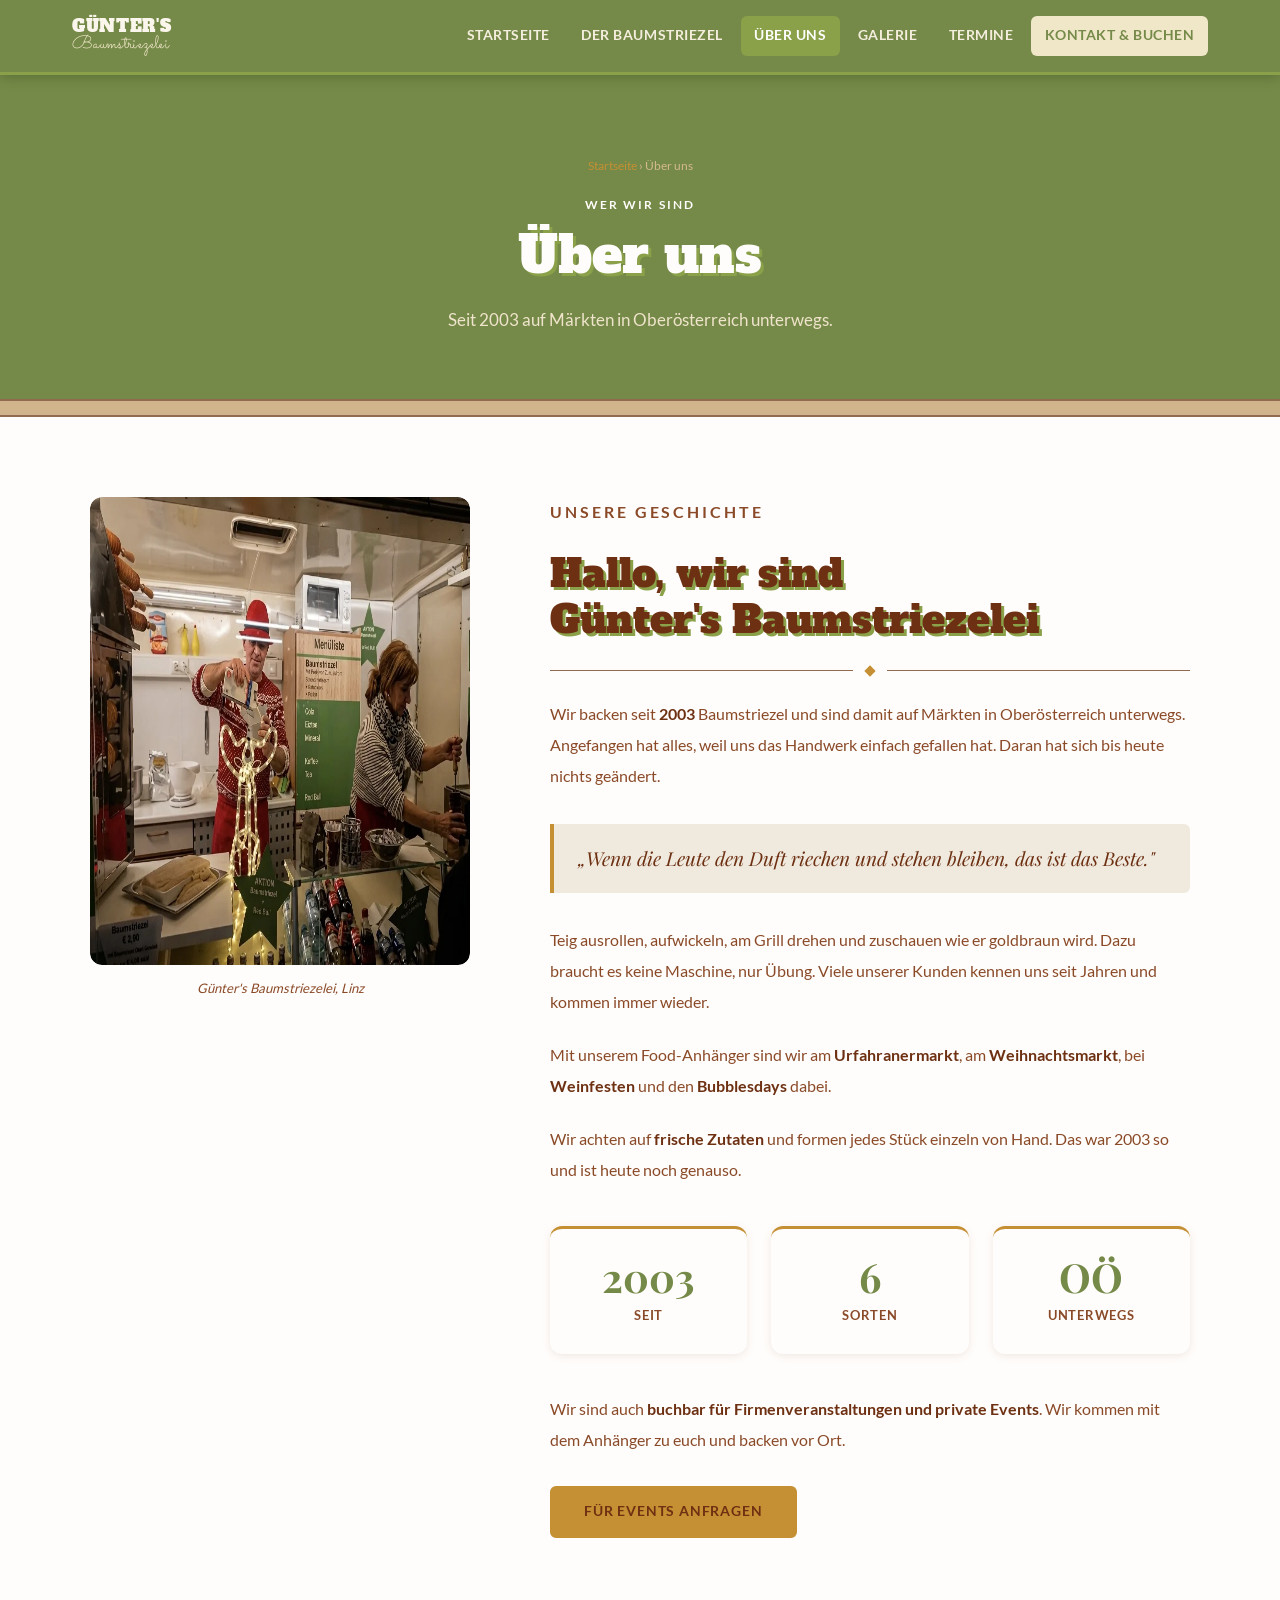
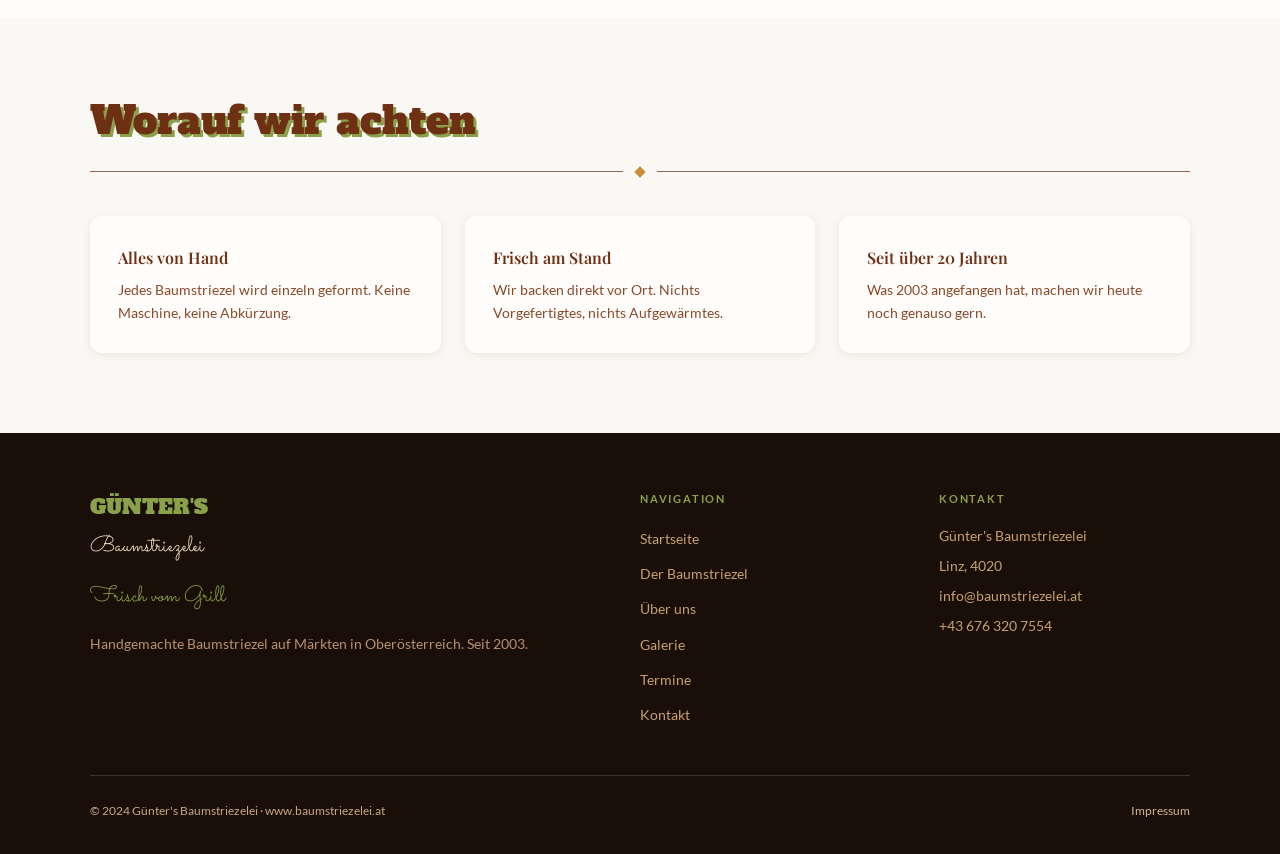
<file: ueber-guenter.html>
<!DOCTYPE html>
<html lang="de">
<head>
  <meta charset="UTF-8">
  <meta name="viewport" content="width=device-width, initial-scale=1.0">
  <title>Über uns – Günter's Baumstriezelei</title>

  <!-- Schriftarten werden lokal aus fonts/ geladen (DSGVO-konform, siehe styles.css) -->
  <!-- Gemeinsames Stylesheet für alle Seiten -->
  <link rel="stylesheet" href="styles.css">

  <!-- Seitenspezifische Styles nur für diese Seite -->
  <style>
    /* Hero-Bereich oben */
    .page-hero {
      background: var(--green-deep);
      padding: 5rem 2rem 4rem;
      text-align: center;
    }
    .page-hero-breadcrumb { font-size: 0.78rem; color: #d4b890; margin-bottom: 1.2rem; }
    .page-hero-breadcrumb a { color: var(--amber); }

    /* Bio-Bereich: Portrait links (sticky), Text rechts */
    .bio-grid {
      display: grid;
      grid-template-columns: 380px 1fr;
      gap: 5rem;
      align-items: start;
    }
    /* Portrait bleibt beim Scrollen sichtbar */
    .bio-portrait {
      position: sticky;
      top: 96px;
    }
    .portrait-img {
      width: 100%;
      height: 460px;
      border-radius: var(--radius-lg);
    }
    .portrait-caption {
      text-align: center;
      font-size: 0.82rem;
      color: var(--ink-soft);
      margin-top: 0.75rem;
      font-style: italic;
    }
    /* Fließtext im Bio-Bereich */
    .bio-text p {
      color: var(--ink-soft);
      line-height: 1.9;
      margin-bottom: 1.4rem;
      font-size: 1.02rem;
    }
    .bio-text p strong { color: var(--ink); }

    /* Hervorgehobenes Zitat */
    .pull-quote {
      border-left: 4px solid var(--amber);
      padding: 1.25rem 1.5rem;
      margin: 2rem 0;
      background: var(--cream-dark);
      border-radius: 0 var(--radius) var(--radius) 0;
    }
    .pull-quote p {
      font-family: var(--font-display);
      font-style: italic;
      font-size: 1.2rem;
      color: var(--ink) !important;
      margin: 0 !important;
      line-height: 1.5 !important;
    }

    /* Statistik-Kästchen (20+ Jahre, 100% Handarbeit, ∞ Leidenschaft) */
    .stats-row {
      display: grid;
      grid-template-columns: repeat(3, 1fr);
      gap: 1.5rem;
      margin: 2.5rem 0;
    }
    .stat-box {
      background: var(--white);
      border-radius: var(--radius-lg);
      padding: 1.75rem 1.5rem;
      text-align: center;
      box-shadow: var(--shadow-sm);
      border-top: 3px solid var(--amber);
    }
    .stat-number {
      font-family: var(--font-display);
      font-size: 2.5rem;
      font-weight: 700;
      color: var(--green-deep);
      line-height: 1;
      margin-bottom: 0.4rem;
    }
    .stat-label {
      font-size: 0.82rem;
      font-weight: 700;
      letter-spacing: 0.06em;
      text-transform: uppercase;
      color: var(--ink-soft);
    }

    /* Werte-Raster (Handwerk, Frische, Leidenschaft) */
    .values-grid {
      display: grid;
      grid-template-columns: repeat(3, 1fr);
      gap: 1.5rem;
      margin-top: 2.5rem;
    }
    .value-item {
      padding: 1.75rem;
      background: var(--white);
      border-radius: var(--radius-lg);
      box-shadow: var(--shadow-sm);
    }
    .value-icon { font-size: 1.8rem; margin-bottom: 0.75rem; }
    .value-title {
      font-family: var(--font-display);
      font-size: 1rem;
      font-weight: 600;
      color: var(--ink);
      margin-bottom: 0.5rem;
    }
    .value-desc { font-size: 0.87rem; color: var(--ink-soft); line-height: 1.65; }

    /* Responsive Anpassungen */
    @media (max-width: 900px) {
      .bio-grid { grid-template-columns: 1fr; gap: 2.5rem; }
      .bio-portrait { position: static; }
      .portrait-img { height: 320px; }
      .stats-row { grid-template-columns: 1fr; }
      .values-grid { grid-template-columns: 1fr; }
    }
  </style>
</head>
<body>

<!-- ============================================================
     NAVIGATION — gleich auf allen Seiten
     ============================================================ -->
<nav class="site-nav">
  <div class="nav-inner">
    <a href="index.html" class="nav-logo">
      <span class="nav-logo-main">GÜNTER'S</span>
      <span class="nav-logo-sub">Baumstriezelei</span>
    </a>
    <button class="nav-toggle" aria-label="Menü öffnen" aria-expanded="false">
      <span></span><span></span><span></span>
    </button>
    <ul class="nav-links">
      <li><a href="index.html">Startseite</a></li>
      <li><a href="baumstriezel.html">Der Baumstriezel</a></li>
      <li><a href="ueber-guenter.html" class="active">Über uns</a></li>
      
      <li><a href="galerie.html">Galerie</a></li>
      <li><a href="termine.html">Termine</a></li>
      <li><a href="kontakt.html" class="nav-book-btn">Kontakt &amp; Buchen</a></li>
    </ul>
  </div>
</nav>

<main class="page-content">

  <!-- ============================================================
       HERO-BEREICH — grüner Kopfbereich mit Seitentitel
       ============================================================ -->
  <div class="page-hero">
    <p class="page-hero-breadcrumb"><a href="index.html">Startseite</a> › Über uns</p>
    <p class="section-label">Wer wir sind</p>
    <h1 class="section-title section-title--light" style="font-size: clamp(2rem, 4vw, 3.2rem);">Über uns</h1>
    <p class="section-lead section-lead--light" style="margin: 0 auto; text-align:center;">Seit 2003 auf Märkten in Oberösterreich unterwegs.</p>
  </div>
  <div class="wood-bar"></div>

  <!-- ============================================================
       SEKTION 1: BIO-BEREICH — Portrait + Geschichte
       Portrait-Bild links (bleibt beim Scrollen sichtbar),
       der Text scrollt rechts daneben.
       Um das Bild zu ersetzen: .img-placeholder durch <img src="..."> ersetzen
       ============================================================ -->
  <section class="section section--white">
    <div class="container">
      <div class="bio-grid">

        <!-- Linke Spalte: Portrait-Foto -->
        <div class="bio-portrait">
          <div style="overflow: hidden; border-radius: var(--radius-lg);">
             <img src="uploads/wir_sind.webp" alt="Günter's Baumstriezelei Team" width="700" height="468" loading="lazy" style="width: 100%; max-width: none; border-radius: var(--radius-lg);">
           </div>
          <p class="portrait-caption">Günter's Baumstriezelei, Linz</p>
        </div>

        <!-- Rechte Spalte: Texte -->
        <div class="bio-text">
          <p class="section-label">Unsere Geschichte</p>
          <h2 class="section-title">Hallo, wir sind<br>Günter's Baumstriezelei</h2>
          <div class="divider"><div class="divider-line"></div><div class="divider-diamond"></div><div class="divider-line"></div></div>

          <p>Wir backen seit <strong>2003</strong> Baumstriezel und sind damit auf Märkten in Oberösterreich unterwegs. Angefangen hat alles, weil uns das Handwerk einfach gefallen hat. Daran hat sich bis heute nichts geändert.</p>

          <!-- Hervorgehobenes Zitat -->
          <div class="pull-quote">
            <p>„Wenn die Leute den Duft riechen und stehen bleiben, das ist das Beste."</p>
          </div>

          <p>Teig ausrollen, aufwickeln, am Grill drehen und zuschauen wie er goldbraun wird. Dazu braucht es keine Maschine, nur Übung. Viele unserer Kunden kennen uns seit Jahren und kommen immer wieder.</p>

          <p>Mit unserem Food-Anhänger sind wir am <strong>Urfahranermarkt</strong>, am <strong>Weihnachtsmarkt</strong>, bei <strong>Weinfesten</strong> und den <strong>Bubblesdays</strong> dabei.</p>

          <p>Wir achten auf <strong>frische Zutaten</strong> und formen jedes Stück einzeln von Hand. Das war 2003 so und ist heute noch genauso.</p>

          <!-- Statistik-Kästchen -->
          <div class="stats-row">
            <div class="stat-box">
              <div class="stat-number">2003</div>
              <div class="stat-label">Seit</div>
            </div>
            <div class="stat-box">
              <div class="stat-number">6</div>
              <div class="stat-label">Sorten</div>
            </div>
            <div class="stat-box">
              <div class="stat-number">OÖ</div>
              <div class="stat-label">Unterwegs</div>
            </div>
          </div>

          <p>Wir sind auch <strong>buchbar für Firmenveranstaltungen und private Events</strong>. Wir kommen mit dem Anhänger zu euch und backen vor Ort.</p>
          <a href="kontakt.html" class="btn btn-primary" style="margin-top:0.5rem;">Für Events anfragen</a>
        </div>
      </div>
    </div>
  </section>

  <!-- ============================================================
       SEKTION 2: UNSERE WERTE — 3 Karten (Handwerk, Frische, Leidenschaft)
       ============================================================ -->
  <section class="section section--cream">
    <div class="container">
      <h2 class="section-title">Worauf wir achten</h2>
      <div class="divider"><div class="divider-line"></div><div class="divider-diamond"></div><div class="divider-line"></div></div>
      <div class="values-grid">
        <div class="value-item">
          <p class="value-title">Alles von Hand</p>
          <p class="value-desc">Jedes Baumstriezel wird einzeln geformt. Keine Maschine, keine Abkürzung.</p>
        </div>
        <div class="value-item">
          <p class="value-title">Frisch am Stand</p>
          <p class="value-desc">Wir backen direkt vor Ort. Nichts Vorgefertigtes, nichts Aufgewärmtes.</p>
        </div>
        <div class="value-item">
          <p class="value-title">Seit über 20 Jahren</p>
          <p class="value-desc">Was 2003 angefangen hat, machen wir heute noch genauso gern.</p>
        </div>
      </div>
    </div>
  </section>

</main>

<!-- ============================================================
     FOOTER — gleich auf allen Seiten
     ============================================================ -->
<footer class="site-footer">
  <div class="footer-inner">
    <div class="footer-grid">
      <div>
        <span class="footer-logo-main">GÜNTER'S</span>
        <span class="footer-logo-sub">Baumstriezelei</span>
        <p class="footer-tagline">Frisch vom Grill</p>
        <p class="footer-desc">Handgemachte Baumstriezel auf Märkten in Oberösterreich. Seit 2003.</p>
      </div>
      <div>
        <p class="footer-heading">Navigation</p>
        <ul class="footer-links">
          <li><a href="index.html">Startseite</a></li>
          <li><a href="baumstriezel.html">Der Baumstriezel</a></li>
          <li><a href="ueber-guenter.html">Über uns</a></li>
          
          <li><a href="galerie.html">Galerie</a></li>
          <li><a href="termine.html">Termine</a></li>
          <li><a href="kontakt.html">Kontakt</a></li>
        </ul>
      </div>
      <div>
        <p class="footer-heading">Kontakt</p>
        <p class="footer-contact-item">Günter's Baumstriezelei</p>
        <p class="footer-contact-item">Linz, 4020</p>
        <p class="footer-contact-item"><a href="mailto:info@baumstriezelei.at">info@baumstriezelei.at</a></p>
        <p class="footer-contact-item"><a href="tel:+436763207554">+43 676 320 7554</a></p>
      </div>
    </div>
    <div class="footer-bottom">
      <span>&copy; 2024 Günter's Baumstriezelei · www.baumstriezelei.at</span>
      <a href="impressum.html">Impressum</a>
    </div>
  </div>
</footer>

<!-- Hamburger-Menü Script -->
<script>
  const toggle = document.querySelector('.nav-toggle');
  const links = document.querySelector('.nav-links');
  if (toggle && links) {
    toggle.addEventListener('click', () => {
      const open = links.classList.toggle('open');
      toggle.setAttribute('aria-expanded', open);
    });
  }
</script>

<!-- GoatCounter — Besucherstatistiken ohne Cookies (DSGVO-konform) -->
<script data-goatcounter="https://guentersbaumstriezelei.goatcounter.com/count"
        async src="//gc.zgo.at/count.js"></script>

</body>
</html>
</file>
<file: styles.css>
/* =============================================
   GÜNTER'S BAUMSTRIEZELEI — Gemeinsames Stylesheet
   ==============================================
   Diese Datei enthält alle Styles, die auf ALLEN Seiten verwendet werden.
   Änderungen hier wirken sich auf die gesamte Website aus!
   ============================================= */

/* ── Lokal eingebundene Schriften (DSGVO-konform) ──
   Statt von Google-Servern werden die Fonts direkt aus dem fonts/ Ordner geladen.
   So werden keine Besucherdaten an Google übermittelt. */

@font-face {
  font-family: 'Alfa Slab One';
  font-style: normal;
  font-weight: 400;
  font-display: swap;
  src: url('fonts/alfa-slab-one-v21-latin-regular.woff2') format('woff2');
}

@font-face {
  font-family: 'Lato';
  font-style: normal;
  font-weight: 300;
  font-display: swap;
  src: url('fonts/lato-v25-latin-300.woff2') format('woff2');
}
@font-face {
  font-family: 'Lato';
  font-style: normal;
  font-weight: 400;
  font-display: swap;
  src: url('fonts/lato-v25-latin-regular.woff2') format('woff2');
}
@font-face {
  font-family: 'Lato';
  font-style: normal;
  font-weight: 700;
  font-display: swap;
  src: url('fonts/lato-v25-latin-700.woff2') format('woff2');
}
@font-face {
  font-family: 'Lato';
  font-style: normal;
  font-weight: 900;
  font-display: swap;
  src: url('fonts/lato-v25-latin-900.woff2') format('woff2');
}

@font-face {
  font-family: 'Sacramento';
  font-style: normal;
  font-weight: 400;
  font-display: swap;
  src: url('fonts/sacramento-v17-latin-regular.woff2') format('woff2');
}

@font-face {
  font-family: 'Playfair Display';
  font-style: normal;
  font-weight: 400;
  font-display: swap;
  src: url('fonts/playfair-display-v40-latin-regular.woff2') format('woff2');
}
@font-face {
  font-family: 'Playfair Display';
  font-style: normal;
  font-weight: 600;
  font-display: swap;
  src: url('fonts/playfair-display-v40-latin-600.woff2') format('woff2');
}
@font-face {
  font-family: 'Playfair Display';
  font-style: normal;
  font-weight: 700;
  font-display: swap;
  src: url('fonts/playfair-display-v40-latin-700.woff2') format('woff2');
}
@font-face {
  font-family: 'Playfair Display';
  font-style: italic;
  font-weight: 400;
  font-display: swap;
  src: url('fonts/playfair-display-v40-latin-italic.woff2') format('woff2');
}
@font-face {
  font-family: 'Playfair Display';
  font-style: italic;
  font-weight: 600;
  font-display: swap;
  src: url('fonts/playfair-display-v40-latin-600italic.woff2') format('woff2');
}

/* ── Farbvariablen & Design-Tokens ──
   Hier werden alle Farben, Schriften und Abstände zentral definiert.
   Um eine Farbe zu ändern, einfach den Wert hier anpassen —
   er wird automatisch überall auf der Seite aktualisiert. */
:root {
  /* Grüntöne (für Navigation, Buttons, Akzente) */
  --green-deep:    #758A48;
  --green-mid:     #8fa058;
  --green-light:   #eef2e4;

  /* Amber/Gold (für Buttons, Highlights, Akzente) */
  --amber:         #C58F33;
  --amber-dark:    #a07228;

  /* Cremetöne (Hintergründe für Unterseiten) */
  --cream:         #faf8f4;
  --cream-dark:    #f0e9de;

  /* Brauntöne (Rahmen, Datumskästen, dunkle Akzente) */
  --brown-pale:    #D2B48C;
  --brown-mid:     #916A4F;
  --brown-dark:    #6D3012;

  /* Text-Farben */
  --ink:           #6D3012;    /* Haupttext */
  --ink-soft:      #8a4a28;    /* Sekundärer Text */
  --white:         #fffdfb;

  /* Olive-Töne (für Karten, Banner auf der Startseite) */
  --olive:         #8aa14a;
  --olive-deep:    #758a48;
  --olive-soft:    #9bb35c;

  /* Holz-Töne (dunkler Hintergrund auf der Startseite) */
  --wood-dark:     #806b5f;
  --wood-mid:      #6b5547;
  --wood-warm:     #6f5c4f;

  /* Helle Textfarben (für dunkle Hintergründe) */
  --cream-text:    #f6f1e3;
  --paper:         #faf6ec;

  /* Schriften —
     font-heading: Alfa Slab One für alle Überschriften (mit grünem Schatten)
     font-display: Playfair Display für elegantere Elemente
     font-body: Lato für den Fließtext */
  --font-heading:  'Alfa Slab One', 'Playfair Display', Georgia, serif;
  --font-display:  'Playfair Display', Georgia, serif;
  --font-body:     'Lato', Helvetica, sans-serif;

  /* Abgerundete Ecken */
  --radius:        6px;      /* Standard */
  --radius-lg:     12px;     /* Größer (Karten, Bilder) */

  /* Schatten */
  --shadow-sm:     0 2px 8px rgba(109,48,18,0.10);   /* Leicht */
  --shadow-md:     0 6px 24px rgba(109,48,18,0.14);   /* Mittel */
}

/* ── Grundeinstellungen (Reset) ──
   Setzt Abstände zurück und definiert Basis-Styles für die ganze Seite */
*, *::before, *::after { box-sizing: border-box; margin: 0; padding: 0; }
html { scroll-behavior: smooth; }

/* Standard-Body: heller Creme-Hintergrund (für alle Unterseiten) */
body {
  font-family: var(--font-body);
  background: var(--cream);
  color: var(--ink);
  line-height: 1.7;
  font-size: 17px;
}

/* Startseite: dunkler Holzhintergrund —
   Diese Klasse wird nur auf index.html gesetzt (<body class="page-home">) */
body.page-home {
  background: var(--wood-dark);
  color: var(--cream-text);
}

img { display: block; max-width: 100%; }
a { color: var(--green-mid); text-decoration: none; }
a:hover { color: var(--amber-dark); }

/* ── Holz-Textur-Hintergrund ──
   Wird auf der Startseite für große Bereiche verwendet.
   Das Bild wird mit "multiply" über die Grundfarbe gelegt. */
.wood-surface {
  background-image: url("uploads/Holzhintergrund.webp");
  background-size: cover;
  background-position: center;
  background-blend-mode: multiply;
  position: relative;
}
/* Dunkler Rand-Effekt über der Holztextur */
.wood-surface::before {
  content: "";
  position: absolute;
  inset: 0;
  background:
    radial-gradient(ellipse at center, rgba(0,0,0,0) 30%, rgba(0,0,0,0.55) 100%),
    linear-gradient(rgba(40,22,10,0.35), rgba(40,22,10,0.35));
  pointer-events: none;
}
.wood-surface > * { position: relative; z-index: 1; }

/* ── Grüner Trennbalken ──
   Wird zwischen Sektionen auf der Startseite verwendet */
.green-band {
  height: 26px;
  background: var(--olive);
  border-top: 2px solid #5e7434;
  border-bottom: 2px solid #5e7434;
}
.green-band--thin { height: 14px; }

/* ===========================================================
   NAVIGATION (auf allen Seiten sichtbar)
   =========================================================== */
.site-nav {
  position: sticky;          /* Bleibt beim Scrollen oben */
  top: 0;
  z-index: 100;              /* Immer über dem Inhalt */
  background: var(--olive-deep);
  border-bottom: 3px solid var(--olive);
  box-shadow: 0 2px 12px rgba(30,50,15,0.3);
}
.nav-inner {
  max-width: 1200px;
  margin: 0 auto;
  padding: 0 2rem;
  display: flex;
  align-items: center;
  justify-content: space-between;
  height: 72px;              /* Feste Höhe der Navigation */
  gap: 2rem;
}

/* Logo in der Navigation */
.nav-logo {
  display: flex;
  flex-direction: column;
  line-height: 1.15;
  text-decoration: none;
  flex-shrink: 0;
}
.nav-logo-main {
  font-family: var(--font-heading);
  font-weight: 400;
  color: var(--paper);
  letter-spacing: 0.04em;
  font-size: 1.05rem;
}
.nav-logo-sub {
  font-family: 'Sacramento', cursive;   /* Handschrift-Stil */
  font-size: 1.1rem;
  color: #f0e6c8;
  text-transform: none;
  letter-spacing: 0.02em;
  margin-top: -2px;
}

/* Navigationslinks */
.nav-links {
  list-style: none;
  display: flex;
  gap: 0.25rem;
  align-items: center;
}
.nav-links a {
  display: block;
  padding: 0.5rem 0.85rem;
  font-family: var(--font-body);
  font-size: 0.85rem;
  font-weight: 700;
  letter-spacing: 0.04em;
  text-transform: uppercase;
  color: #f5eede;
  text-decoration: none;
  border-radius: var(--radius);
  transition: background 0.18s, color 0.18s;
}
.nav-links a:hover,
.nav-links a.active {        /* .active = aktuelle Seite hervorheben */
  background: var(--olive);
  color: #fff;
}

/* "Kontakt & Buchen" Button in der Navigation */
.nav-book-btn {
  background: #f0e6c8 !important;
  color: var(--olive-deep) !important;
  font-weight: 700 !important;
}
.nav-book-btn:hover {
  background: #fff !important;
  color: var(--wood-dark) !important;
}

/* ── Hamburger-Menü (für Mobile) ──
   Wird nur auf kleinen Bildschirmen angezeigt (unter 768px) */
.nav-toggle {
  display: none;             /* Standardmäßig versteckt */
  background: none;
  border: none;
  cursor: pointer;
  padding: 0.5rem;
}
.nav-toggle span {
  display: block;
  width: 24px;
  height: 2px;
  background: var(--paper);
  margin: 5px 0;
  transition: transform 0.3s, opacity 0.3s;
}

/* ===========================================================
   HERO-BANNER (Startseite, großer Bereich oben)
   =========================================================== */
.banner-hero {
  padding: 0;
  overflow: hidden;
}
/* Titelzeile im Banner */
.banner-title-bar {
  padding: 3.2rem 2rem 3rem;
  text-align: center;
}
.banner-title {
  font-family: var(--font-heading);
  font-size: clamp(2.4rem, 7vw, 6rem);  /* Responsive Größe */
  line-height: 0.95;
  color: var(--paper);
  letter-spacing: 0.02em;
  /* Grüner Schatten + schwarzer Tiefenschatten */
  text-shadow: 4px 4px 0 var(--olive), 5px 5px 0 rgba(0,0,0,0.3);
  margin: 0 auto;
  text-align: center;
  width: 100%;
}
.banner-title em {
  font-style: normal;
  color: var(--paper);
}
/* Bereich mit Kontaktkarte + Foto nebeneinander */
.banner-stage {
  position: relative;
  padding: 4.5rem 2rem;
  min-height: 520px;
  display: flex;
  align-items: center;
}
.banner-grid {
  max-width: 1200px;
  margin: 0 auto;
  width: 100%;
  display: grid;
  grid-template-columns: minmax(280px, 1fr) minmax(280px, 1fr);
  gap: 3rem;
  align-items: center;
}

/* ===========================================================
   OLIVGRÜNE KONTAKTKARTE (Startseite Hero-Bereich)
   =========================================================== */
.olive-card {
  background: var(--olive);
  border-radius: 28px;
  padding: 2.6rem 2.4rem 2.4rem;
  color: var(--paper);
  box-shadow: 0 18px 40px rgba(0,0,0,0.35), inset 0 0 0 2px rgba(255,255,255,0.08);
  max-width: 480px;
  position: relative;
}
/* Handschrift-Text in der Karte */
.olive-card .script {
  font-family: 'Sacramento', cursive;
  font-size: clamp(2.2rem, 4.5vw, 3.4rem);
  line-height: 1;
  color: var(--paper);
  margin-bottom: 0.6rem;
}
/* Großbuchstaben-Text in der Karte */
.olive-card .caps {
  font-family: var(--font-heading);
  font-weight: 400;
  font-size: 1.1rem;
  letter-spacing: 0.06em;
  color: var(--paper);
  text-transform: uppercase;
  margin-bottom: 1.6rem;
}
/* Kontakt-Zeilen (Icon + Text) */
.olive-card .contact-row {
  display: flex;
  align-items: center;
  gap: 0.7rem;
  font-size: 0.95rem;
  color: var(--paper);
  margin-bottom: 0.65rem;
  flex-wrap: wrap;
}
/* Runde Icons in der Kontaktkarte */
.olive-card .contact-row .icon {
  width: 28px;
  height: 28px;
  border: 1.5px solid var(--paper);
  border-radius: 50%;
  display: inline-flex;
  align-items: center;
  justify-content: center;
  flex-shrink: 0;
  font-size: 0.85rem;
}
.olive-card .contact-row a {
  color: var(--paper);
  text-decoration: none;
}
.olive-card .contact-row a:hover {
  color: #fff;
  text-decoration: underline;
}
/* Buttons unter der Kontaktkarte */
.olive-card-cta {
  display: flex;
  gap: 0.75rem;
  flex-wrap: wrap;
  margin-top: 1.6rem;
}

/* ── Pill-Buttons (abgerundete Buttons) ──
   Verwendet in der olivgrünen Kontaktkarte */
.pill-btn {
  display: inline-block;
  padding: 0.7rem 1.4rem;
  border-radius: 999px;        /* Vollständig abgerundet */
  font-family: 'Lato', sans-serif;
  font-weight: 900;
  letter-spacing: 0.08em;
  font-size: 0.78rem;
  text-transform: uppercase;
  text-decoration: none;
  border: 2px solid var(--paper);
  color: var(--paper);
  transition: all .2s;
}
.pill-btn:hover {
  background: var(--paper);
  color: var(--olive-deep);
}
/* Ausgefüllte Variante */
.pill-btn.solid {
  background: var(--paper);
  color: var(--olive-deep);
}
.pill-btn.solid:hover {
  background: #fff;
  color: var(--wood-dark);
}

/* ── Baumstriezel-Dekoration ──
   Dekorative Bilder am Rand des Hero-Bereichs */
.striezel-deco {
  position: absolute;
  pointer-events: none;
  opacity: 0.85;
}
.striezel-deco.left {
  left: -56px;
  bottom: 36%;
  transform: rotate(-22deg);
  width: 130px;
}
.striezel-deco.right {
  right: 36%;
  bottom: -30px;
  transform: rotate(8deg);
  width: 150px;
}

/* ── Hero-Foto (Baumstriezel-Bild auf der Startseite) ──
   Standardmäßig ein Platzhalter, mit .has-image wird das echte Bild angezeigt */
.hero-photo {
  position: relative;
  height: auto;
  min-height: 460px;
  border-radius: 18px;
  background: repeating-linear-gradient(
    45deg,
    rgba(255,255,255,0.04),
    rgba(255,255,255,0.04) 10px,
    rgba(255,255,255,0.07) 10px,
    rgba(255,255,255,0.07) 20px
  );
  border: 2px dashed rgba(246,241,227,0.3);
  display: flex;
  align-items: center;
  justify-content: center;
  color: rgba(246,241,227,0.6);
  font-size: 0.78rem;
  letter-spacing: 0.18em;
  text-transform: uppercase;
  font-family: 'Lato', monospace;
}
.hero-photo span {
  background: rgba(0,0,0,0.4);
  padding: 0.6rem 1rem;
  border-radius: 6px;
  text-align: center;
}
/* Wenn ein echtes Bild vorhanden ist */
.hero-photo.has-image {
  background: none;
  border: none;
  overflow: visible;
}
.hero-photo.has-image img {
  width: 130%;
  max-width: none;
  object-fit: contain;
  border-radius: 0;
  margin-left: 080%;
  transform: scaleX(1.15);
  transform-origin: right center;
}

/* ===========================================================
   USP-LEISTE (Startseite: 20+ Jahre, 100% Handarbeit, etc.)
   =========================================================== */
.usp-strip {
  padding: 2.8rem 2rem;
}
.usp-strip-grid {
  max-width: 1100px;
  margin: 0 auto;
  display: grid;
  grid-template-columns: repeat(4, 1fr);   /* 4 Spalten */
  gap: 1.5rem;
}
.usp-tile {
  text-align: center;
  color: var(--paper);
}
.usp-tile .num {
  font-family: var(--font-heading);
  font-size: 2.4rem;
  color: var(--olive);
  text-shadow: 2px 2px 0 rgba(0,0,0,0.4);
  line-height: 1;
  margin-bottom: 0.5rem;
}
.usp-tile .lbl {
  font-family: var(--font-heading);
  font-size: 0.85rem;
  letter-spacing: 0.06em;
  color: var(--paper);
}
.usp-tile .sub {
  font-size: 0.83rem;
  color: rgba(246,241,227,0.7);
  margin-top: 0.3rem;
}

/* ===========================================================
   ÜBER-UNS-BEREICH (Startseite: Text + Foto nebeneinander)
   =========================================================== */
.about-block {
  padding: 5rem 2rem;
}
.about-grid-2 {
  max-width: 1100px;
  margin: 0 auto;
  display: grid;
  grid-template-columns: 1fr 1fr;    /* Zwei gleiche Spalten */
  gap: 3.5rem;
  align-items: center;
}
/* Handschrift-Überschrift */
.about-grid-2 .heading-script {
  font-family: 'Sacramento', cursive;
  font-size: 2.4rem;
  color: var(--olive);
  line-height: 1;
  margin-bottom: 0.4rem;
}
/* Hauptüberschrift mit grünem Schatten */
.about-grid-2 h2 {
  font-family: var(--font-heading);
  font-size: clamp(1.8rem, 3.4vw, 2.8rem);
  color: var(--paper);
  line-height: 1.05;
  letter-spacing: 0.02em;
  margin-bottom: 1.4rem;
  text-shadow: 3px 3px 0 var(--olive);
}
.about-grid-2 p {
  color: rgba(246,241,227,0.85);
  font-size: 1rem;
  line-height: 1.85;
  margin-bottom: 1rem;
}
/* Foto-Platzhalter im Über-uns-Bereich */
.about-photo {
  height: 380px;
  border-radius: 18px;
  background: repeating-linear-gradient(
    45deg,
    rgba(255,255,255,0.04),
    rgba(255,255,255,0.04) 10px,
    rgba(255,255,255,0.07) 10px,
    rgba(255,255,255,0.07) 20px
  );
  border: 2px dashed rgba(246,241,227,0.3);
  display: flex;
  align-items: center;
  justify-content: center;
  color: rgba(246,241,227,0.6);
  font-size: 0.76rem;
  letter-spacing: 0.16em;
  text-transform: uppercase;
}
.about-photo span {
  background: rgba(0,0,0,0.4);
  padding: 0.6rem 1rem;
  border-radius: 6px;
}

/* ===========================================================
   MÄRKTE-BEREICH (Startseite: Markt-Kacheln im Raster)
   =========================================================== */
.markets-block { padding: 5rem 2rem; }
/* Kopfbereich mit Titel + Beschreibung */
.markets-block-head {
  text-align: center;
  max-width: 720px;
  margin: 0 auto 3rem;
}
.markets-block-head .heading-script {
  font-family: 'Sacramento', cursive;
  font-size: 2.4rem;
  color: var(--olive);
  line-height: 1;
  margin-bottom: 0.3rem;
}
.markets-block-head h2 {
  font-family: var(--font-heading);
  font-size: clamp(1.8rem, 3.6vw, 2.8rem);
  color: var(--paper);
  text-shadow: 3px 3px 0 var(--olive);
  letter-spacing: 0.02em;
  line-height: 1.05;
  margin-bottom: 1rem;
}
.markets-block-head p {
  color: rgba(246,241,227,0.85);
  line-height: 1.8;
  font-size: 1rem;
}
/* Raster mit Markt-Kacheln (3 Spalten) */
.markets-2 {
  max-width: 1100px;
  margin: 0 auto;
  display: grid;
  grid-template-columns: repeat(3, 1fr);
  gap: 1.5rem;
}
/* Einzelne Markt-Kachel */
.market-tile {
  background: var(--olive);
  border-radius: 22px;
  padding: 1.8rem 1.5rem;
  color: var(--paper);
  box-shadow: 0 10px 26px rgba(0,0,0,0.35);
}
.market-tile .season {
  font-family: 'Lato', sans-serif;
  font-weight: 900;
  font-size: 0.7rem;
  letter-spacing: 0.18em;
  text-transform: uppercase;
  color: rgba(246,241,227,0.8);
  margin-bottom: 0.5rem;
}
.market-tile .name {
  font-family: var(--font-heading);
  font-size: 1.15rem;
  color: var(--paper);
  line-height: 1.1;
  margin-bottom: 0.7rem;
  letter-spacing: 0.01em;
}
.market-tile .desc {
  font-size: 0.88rem;
  line-height: 1.65;
  color: rgba(246,241,227,0.85);
}
.markets-cta { text-align: center; margin-top: 2.5rem; }

/* ===========================================================
   BUCHUNGS-BEREICH (Startseite: "Jetzt buchen" Karte)
   =========================================================== */
.booking-block {
  padding: 5rem 2rem;
  text-align: center;
}
.booking-card {
  max-width: 760px;
  margin: 0 auto;
  background: var(--olive);
  border-radius: 28px;
  padding: 3rem 2rem;
  color: var(--paper);
  box-shadow: 0 18px 40px rgba(0,0,0,0.4);
  position: relative;
}
.booking-card .heading-script {
  font-family: 'Sacramento', cursive;
  font-size: 2.4rem;
  color: var(--paper);
  line-height: 1;
}
.booking-card h2 {
  font-family: var(--font-heading);
  font-size: clamp(1.6rem, 3vw, 2.2rem);
  color: var(--paper);
  letter-spacing: 0.03em;
  line-height: 1.1;
  margin: 0.3rem 0 1.2rem;
}
.booking-card p {
  color: rgba(246,241,227,0.9);
  line-height: 1.8;
  max-width: 540px;
  margin: 0 auto 1.6rem;
}

/* ===========================================================
   SEITENINHALT (Wrapper für den Hauptbereich)
   =========================================================== */
.page-content {
  min-height: calc(100vh - 72px);    /* Mindestens so hoch wie der Bildschirm */
}

/* ===========================================================
   SEKTIONS-HILFSKLASSEN (für Unterseiten)
   Verschiedene Hintergrundfarben für Abschnitte
   =========================================================== */
.section {
  padding: 5rem 2rem;
}
.section--cream { background: var(--cream); }         /* Helles Creme */
.section--white { background: var(--white); }         /* Weiß */
.section--cream-dark { background: var(--cream-dark); } /* Dunkleres Creme */
.section--green {                                      /* Grüner Hintergrund */
  background: var(--green-deep);
  color: var(--white);
}
.section--brown {
  background: var(--brown-pale);
}

/* Container begrenzt die maximale Breite des Inhalts */
.container {
  max-width: 1100px;
  margin: 0 auto;
}

/* Kleine Beschriftung über Überschriften ("HANDGEFERTIGT", "UNSERE GESCHICHTE") */
.section-label {
  font-family: var(--font-body);
  font-size: 0.72rem;
  font-weight: 700;
  letter-spacing: 0.18em;
  text-transform: uppercase;
  color: var(--amber-dark);
  margin-bottom: 0.6rem;
}
/* Im Hero-Bereich (grüner Hintergrund) soll das Label weiß sein */
.page-hero .section-label {
  color: var(--white);
}

/* Sektions-Überschrift mit grünem Schatten */
.section-title {
  font-family: var(--font-heading);
  font-size: clamp(1.8rem, 3vw, 2.6rem);
  font-weight: 400;
  line-height: 1.2;
  color: var(--ink);
  margin-bottom: 1.2rem;
  text-shadow: 3px 3px 0 var(--olive);     /* Grüner Schatten-Effekt */
}
/* Helle Variante (auf grünem/dunklem Hintergrund) */
.section-title--light { color: var(--white); text-shadow: 3px 3px 0 var(--olive); }

/* Einleitungstext unter einer Überschrift */
.section-lead {
  font-size: 1.05rem;
  color: var(--ink-soft);
  max-width: 60ch;
  line-height: 1.8;
}
.section-lead--light { color: #f0e4cc; }

/* ── Trennlinie mit Raute ──
   Dekoratives Element unter Überschriften */
.divider {
  display: flex;
  align-items: center;
  gap: 0.8rem;
  margin: 1.5rem 0;
}
.divider-line { flex: 1; height: 1px; background: var(--brown-mid); }
.divider-diamond {
  width: 8px; height: 8px;
  background: var(--amber);
  transform: rotate(45deg);    /* Raute-Form */
}

/* ── Holzbalken-Trennleiste ──
   Wird zwischen Hero und Inhalt auf Unterseiten verwendet */
.wood-bar {
  height: 18px;
  background: var(--brown-pale);
  border-top: 2px solid var(--brown-mid);
  border-bottom: 2px solid var(--brown-mid);
  width: 100%;
}
.wood-bar--thin {
  height: 8px;
  background: var(--brown-mid);
  width: 100%;
}

/* ── Bild-Platzhalter ──
   Wird überall dort verwendet, wo noch kein echtes Foto eingefügt wurde.
   Zeigt ein Streifenmuster und einen Beschriftungstext. */
.img-placeholder {
  background-color: var(--cream-dark);
  background-image: repeating-linear-gradient(
    45deg,
    transparent,
    transparent 8px,
    rgba(194,166,130,0.5) 8px,
    rgba(194,166,130,0.5) 9px
  );
  display: flex;
  align-items: center;
  justify-content: center;
  border-radius: var(--radius);
  overflow: hidden;
  position: relative;
}
.img-placeholder-label {
  font-family: var(--font-body);
  font-size: 0.72rem;
  font-weight: 700;
  letter-spacing: 0.1em;
  text-transform: uppercase;
  color: var(--brown-dark);
  text-align: center;
  padding: 1rem;
  background: rgba(250,248,244,0.85);
  border-radius: 4px;
}

/* ===========================================================
   BUTTONS (auf allen Seiten verwendet)
   =========================================================== */

/* Basis-Button */
.btn {
  display: inline-block;
  padding: 0.75rem 2rem;
  font-family: var(--font-body);
  font-weight: 700;
  font-size: 0.85rem;
  letter-spacing: 0.06em;
  text-transform: uppercase;
  border-radius: var(--radius);
  cursor: pointer;
  text-decoration: none;
  transition: all 0.2s;
  border: 2px solid transparent;
}

/* Primär-Button (Gold/Amber, ausgefüllt) */
.btn-primary {
  background: var(--amber);
  color: var(--ink);
  border-color: var(--amber);
}
.btn-primary:hover {
  background: var(--amber-dark);
  border-color: var(--amber-dark);
  color: var(--white);
  transform: translateY(-1px);
  box-shadow: var(--shadow-sm);
}

/* Umriss-Button (hell, für dunkle Hintergründe) */
.btn-outline {
  background: transparent;
  color: var(--white);
  border-color: rgba(240,228,210,0.5);
}
.btn-outline:hover {
  background: rgba(255,253,251,0.12);
  border-color: var(--white);
  color: var(--white);
}

/* Umriss-Button (dunkel, für helle Hintergründe) */
.btn-outline-dark {
  background: transparent;
  color: var(--ink);
  border-color: var(--green-mid);
}
.btn-outline-dark:hover {
  background: var(--green-deep);
  border-color: var(--green-deep);
  color: var(--white);
}

/* ===========================================================
   FOOTER (auf allen Seiten sichtbar)
   =========================================================== */
.site-footer {
  background: #1a0f08;          /* Sehr dunkelbraun */
  color: #c9b88f;
  padding: 3.5rem 2rem 2rem;
}
.footer-inner {
  max-width: 1100px;
  margin: 0 auto;
}
/* Footer-Raster: Logo/Text | Navigation | Kontakt */
.footer-grid {
  display: grid;
  grid-template-columns: 2fr 1fr 1fr;
  gap: 3rem;
  margin-bottom: 2.5rem;
}
/* Logo im Footer */
.footer-logo-main {
  font-family: var(--font-heading);
  font-size: 1.3rem;
  color: var(--olive);
  display: block;
  margin-bottom: 0.25rem;
}
.footer-logo-sub {
  font-family: 'Sacramento', cursive;
  font-size: 1.4rem;
  color: #f0e6c8;
  text-transform: none;
  letter-spacing: 0;
}
.footer-tagline {
  font-family: 'Sacramento', cursive;
  font-size: 1.4rem;
  color: var(--olive);
  margin-top: 0.75rem;
}
.footer-desc {
  font-size: 0.87rem;
  line-height: 1.7;
  color: #b89070;
  margin-top: 1rem;
}
/* Spalten-Überschriften im Footer */
.footer-heading {
  font-family: var(--font-body);
  font-size: 0.7rem;
  font-weight: 700;
  letter-spacing: 0.16em;
  text-transform: uppercase;
  color: var(--olive);
  margin-bottom: 1rem;
}
/* Navigationslinks im Footer */
.footer-links { list-style: none; }
.footer-links li { margin-bottom: 0.4rem; }
.footer-links a {
  font-size: 0.87rem;
  color: #c8a070;
  text-decoration: none;
  transition: color 0.15s;
}
.footer-links a:hover { color: var(--olive); }
/* Kontakt-Infos im Footer */
.footer-contact-item {
  font-size: 0.87rem;
  color: #c8a070;
  margin-bottom: 0.4rem;
}
.footer-contact-item a {
  color: #c8a070;
  text-decoration: none;
}
.footer-contact-item a:hover { color: var(--olive); }
/* Untere Zeile im Footer (Copyright + Impressum) */
.footer-bottom {
  border-top: 1px solid rgba(255,253,251,0.15);
  padding-top: 1.5rem;
  display: flex;
  justify-content: space-between;
  align-items: center;
  flex-wrap: wrap;
  gap: 0.5rem;
  font-size: 0.78rem;
  color: #c8a882;
}
.footer-bottom a { color: #d4b890; }
.footer-bottom a:hover { color: var(--olive); }

/* ===========================================================
   RESPONSIVE DESIGN — Anpassungen für verschiedene Bildschirmgrößen
   =========================================================== */

/* Tablets und kleinere Desktops (unter 880px) */
@media (max-width: 880px) {
  .banner-grid { grid-template-columns: 1fr; gap: 2rem; justify-items: center; }
  .olive-card { margin: 0 auto; }
  .hero-photo { height: 320px; }
  .usp-strip-grid { grid-template-columns: repeat(2, 1fr); }
  .about-grid-2 { grid-template-columns: 1fr; gap: 2rem; }
  .markets-2 { grid-template-columns: 1fr; }
  .striezel-deco.left { left: -40px; width: 90px; }
  .striezel-deco.right { display: none; }
}

/* Mobile Geräte (unter 768px) — Hamburger-Menü wird aktiv */
@media (max-width: 768px) {
  .nav-links { display: none; }    /* Links verstecken */
  /* Wenn .open gesetzt wird (per JavaScript), erscheint das Menü als Dropdown */
  .nav-links.open { display: flex; flex-direction: column; position: absolute; top: 72px; left: 0; right: 0; background: var(--olive-deep); padding: 1rem; gap: 0.5rem; box-shadow: 0 4px 12px rgba(0,0,0,0.3); }
  .nav-toggle { display: block; }  /* Hamburger-Icon anzeigen */
  .footer-grid { grid-template-columns: 1fr; gap: 2rem; }
  .usp-strip-grid { grid-template-columns: 1fr 1fr; }

  /* Banner-Titel auf Mobile kleiner und zentriert */
  .banner-title {
    font-size: clamp(1.8rem, 9vw, 3.2rem);
    text-align: center;
    word-break: break-word;
    padding: 0 0.5rem;
  }
  .banner-title-bar {
    padding: 2rem 1rem 2rem;
  }

  /* Bild auf Mobile: am rechten Rand, aber nicht rausragend */
  .hero-photo.has-image img {
    width: 100%;
    margin-left: 0;
    margin-right: -2rem;
    transform: scaleX(1.1);
    transform-origin: right center;
  }
  .hero-photo.has-image {
    overflow: hidden;
  }
  .banner-stage {
    padding: 2rem 0 2rem 1rem;
    overflow: hidden;
  }
}

/* Sehr kleine Smartphones (unter 480px) */
@media (max-width: 480px) {
  .usp-strip-grid { grid-template-columns: 1fr; }

  /* Titel noch kleiner auf sehr kleinen Bildschirmen */
  .banner-title {
    font-size: clamp(1.5rem, 8vw, 2.4rem);
    letter-spacing: 0;
    text-shadow: 3px 3px 0 var(--olive), 4px 4px 0 rgba(0,0,0,0.3);
  }
}
</file>
